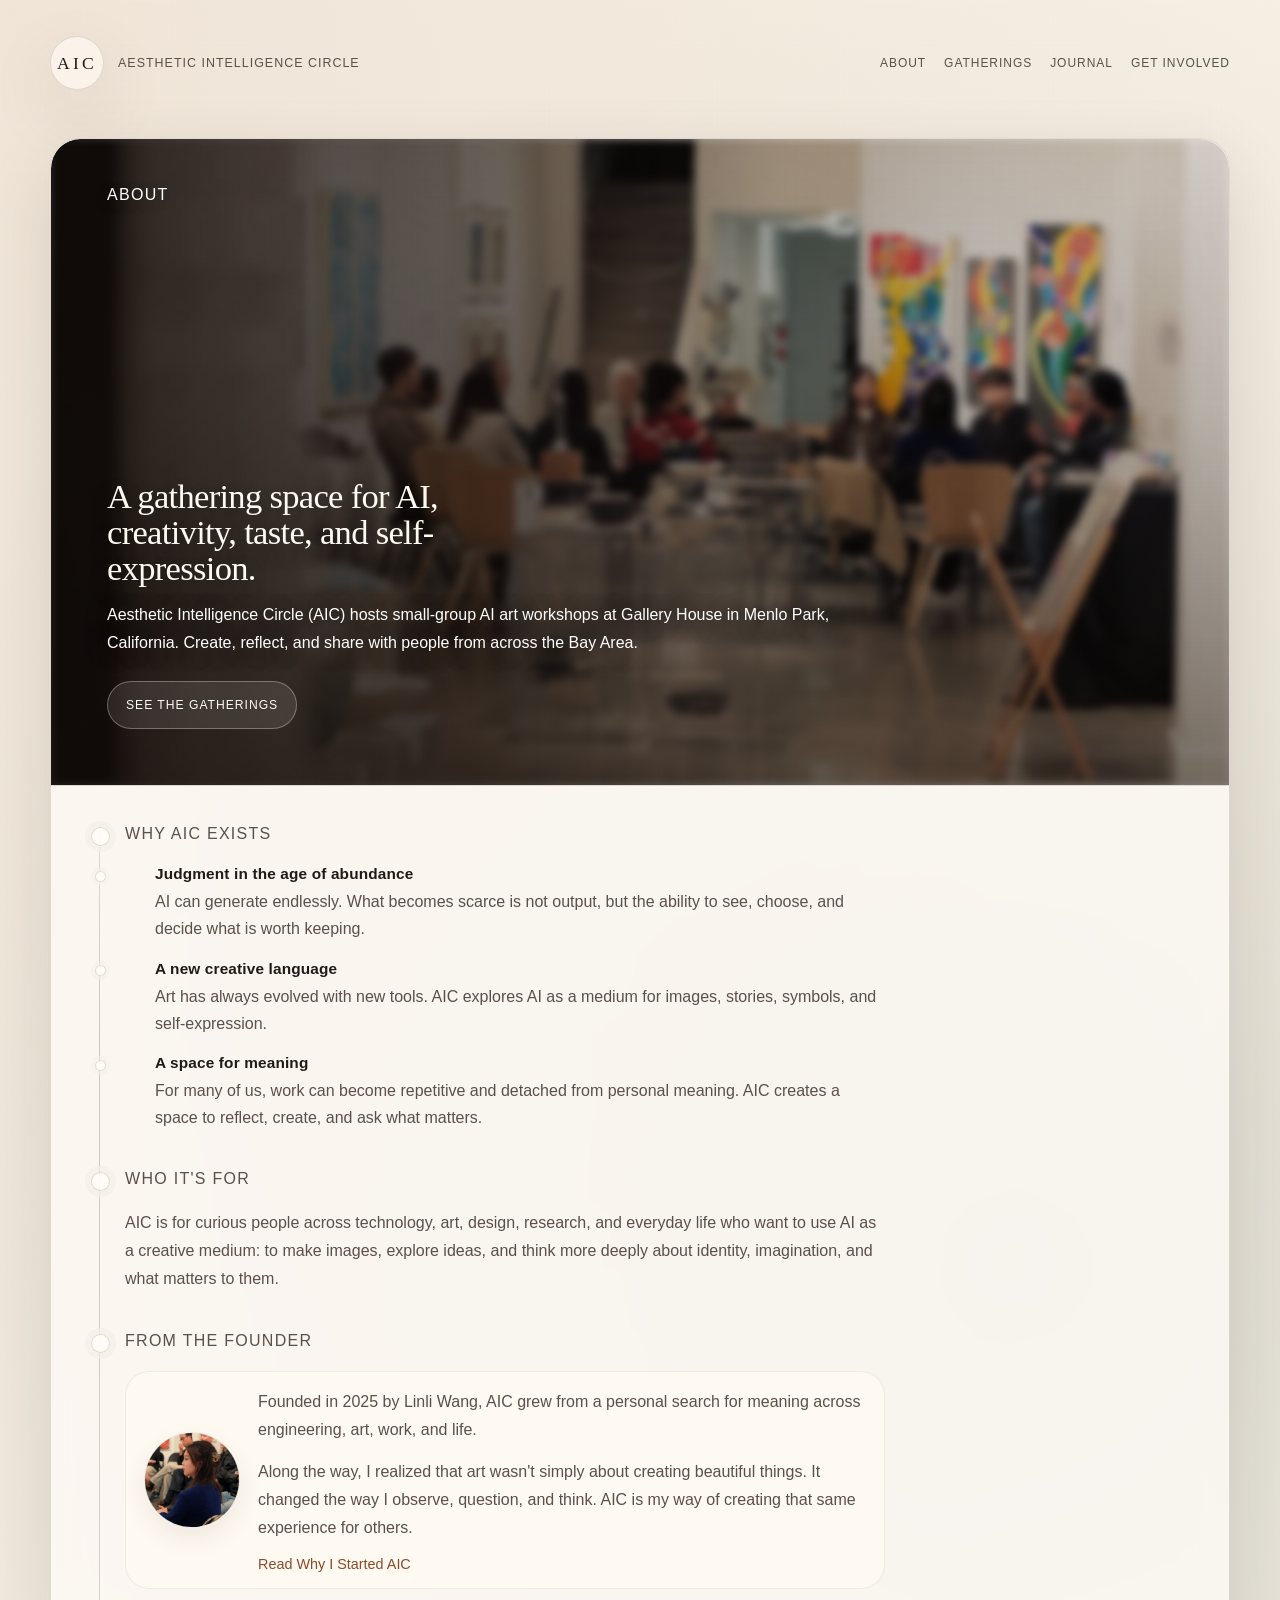
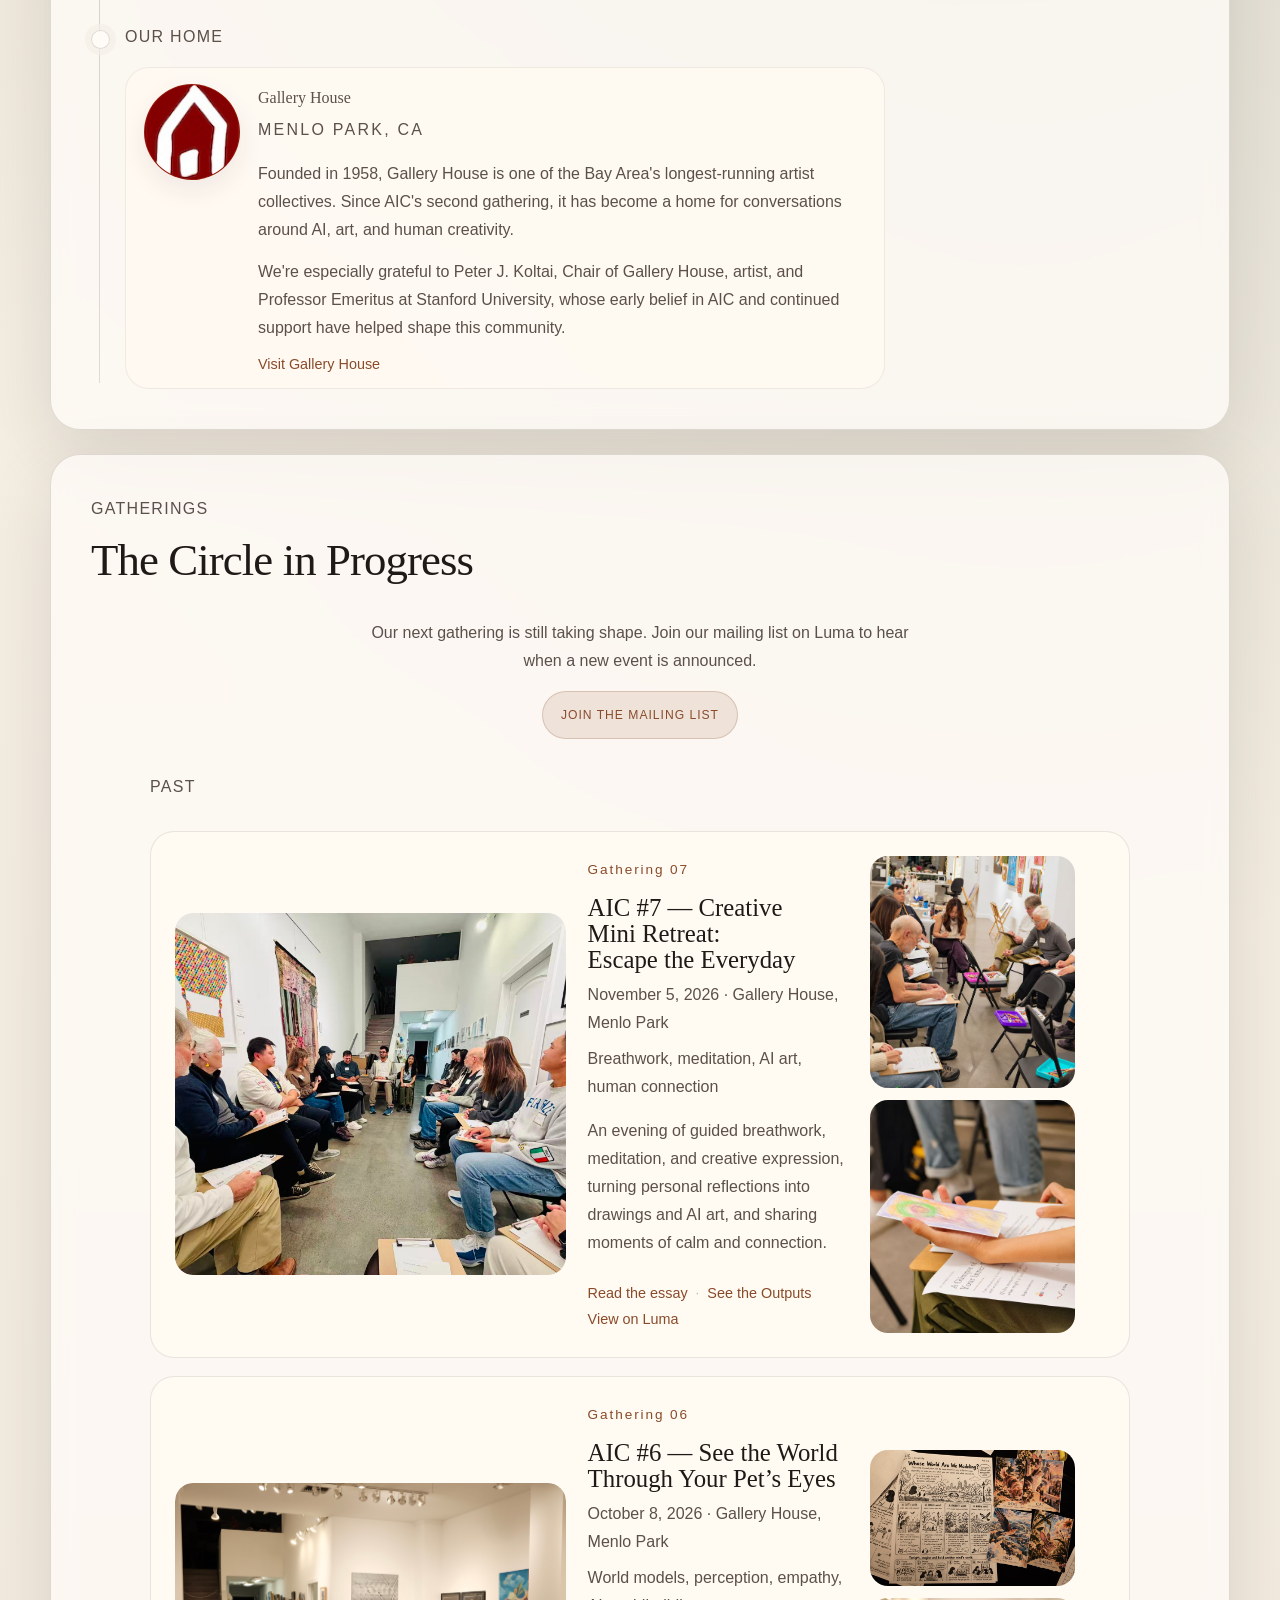
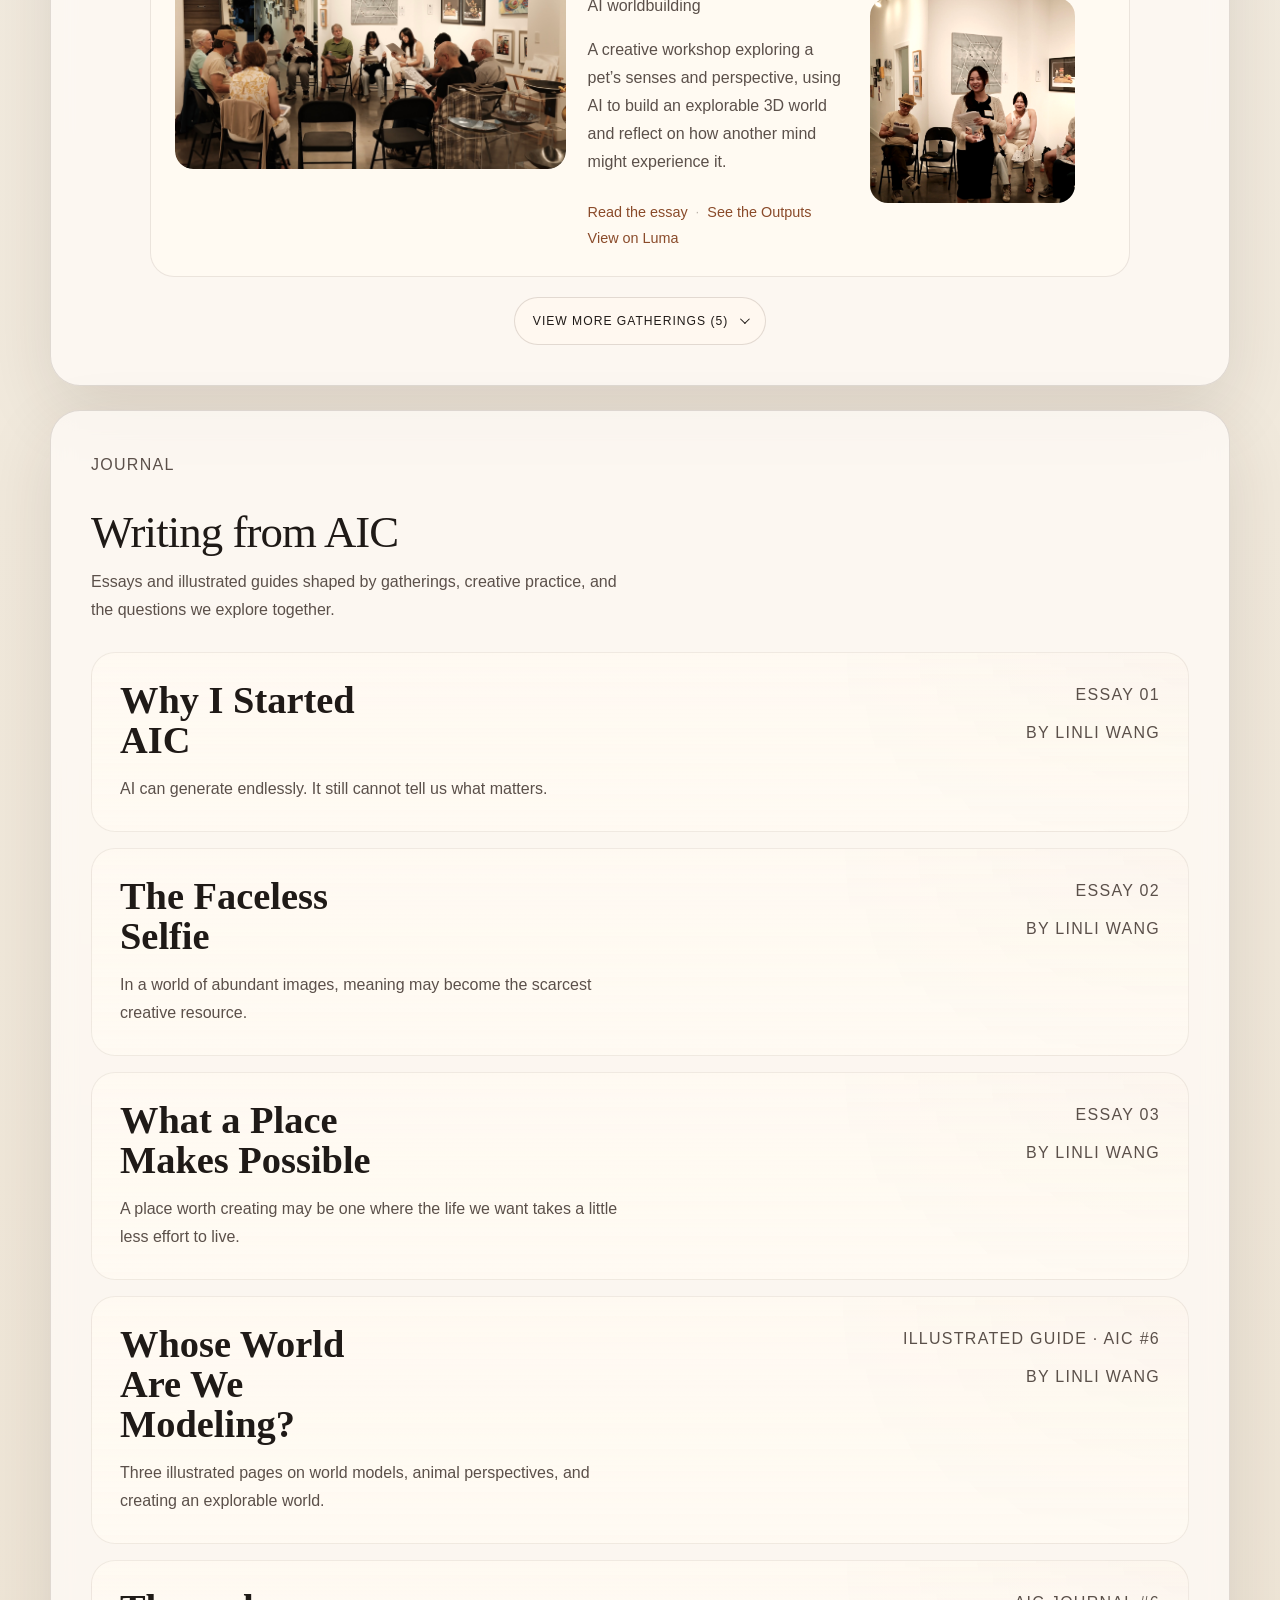
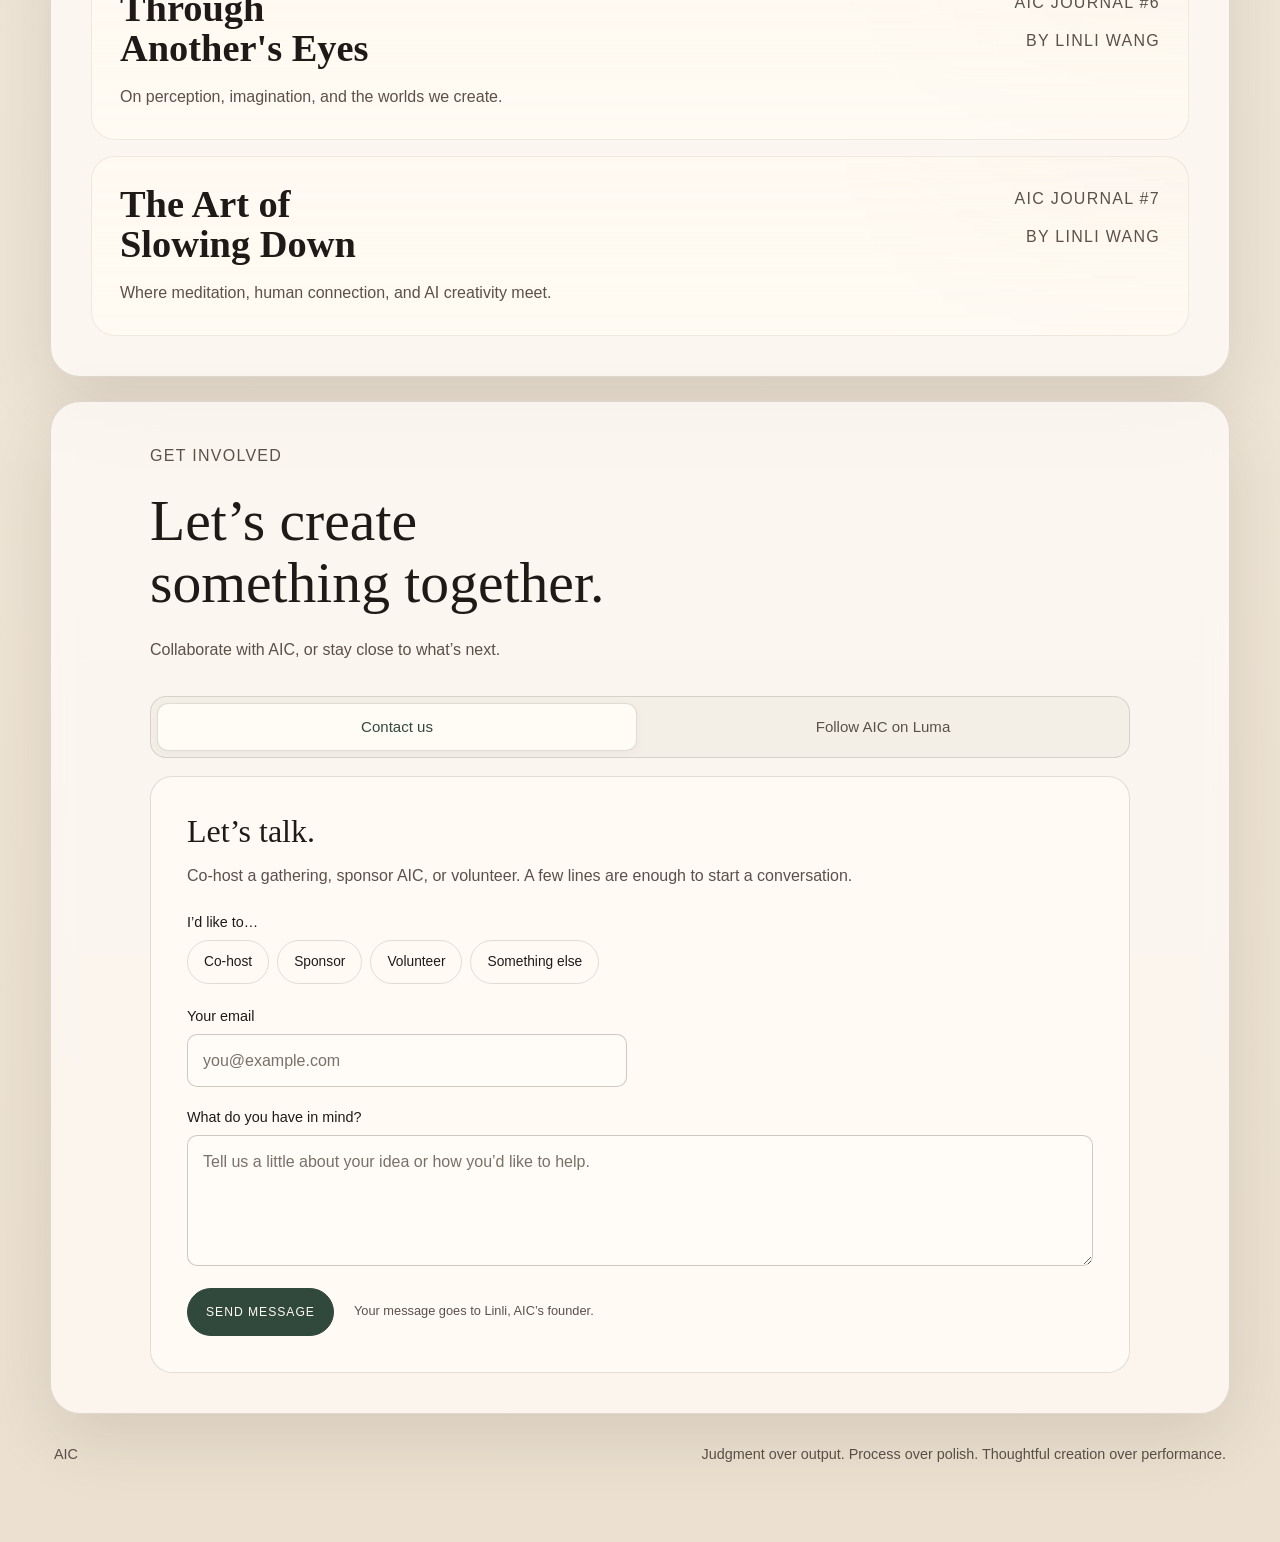
<file: index.html>
<!DOCTYPE html>
<html lang="en">
  <head>
    <meta charset="UTF-8" />
    <meta name="viewport" content="width=device-width, initial-scale=1.0" />
    <title>AIC — AI Art Workshops in Menlo Park &amp; the Bay Area</title>
    <meta
      name="description"
      content="Join Aesthetic Intelligence Circle for small-group AI art workshops in Menlo Park, California. Explore upcoming Bay Area gatherings, participant work, and essays."
    />
    <link rel="stylesheet" href="styles.css?v=66" />
    <link rel="canonical" href="https://aicircle.app/" />
    <meta property="og:site_name" content="Aesthetic Intelligence Circle (AIC)" />
    <meta property="og:type" content="website" />
    <meta property="og:title" content="AIC — AI Art Workshops in Menlo Park &amp; the Bay Area" />
    <meta property="og:description" content="Join Aesthetic Intelligence Circle for small-group AI art workshops in Menlo Park, California. Explore upcoming Bay Area gatherings, participant work, and essays." />
    <meta property="og:url" content="https://aicircle.app/" />
    <meta property="og:image" content="https://aicircle.app/assets/gatherings/02/photo-6.jpg" />
    <meta property="og:image:alt" content="Participants gathered at Gallery House during an AIC workshop." />
    <meta property="og:locale" content="en_US" />
    <meta name="twitter:card" content="summary_large_image" />
    <meta name="twitter:title" content="AIC — AI Art Workshops in Menlo Park &amp; the Bay Area" />
    <meta name="twitter:description" content="Join Aesthetic Intelligence Circle for small-group AI art workshops in Menlo Park, California. Explore upcoming Bay Area gatherings, participant work, and essays." />
    <meta name="twitter:image" content="https://aicircle.app/assets/gatherings/02/photo-6.jpg" />
    <meta name="twitter:image:alt" content="Participants gathered at Gallery House during an AIC workshop." />
    <script type="application/ld+json">
{
  "@context": "https://schema.org",
  "@graph": [
    {
      "@type": "Organization",
      "@id": "https://aicircle.app/#organization",
      "name": "Aesthetic Intelligence Circle",
      "alternateName": "AIC",
      "url": "https://aicircle.app/",
      "description": "A San Francisco Bay Area community exploring AI, art, creativity, and human connection through small-group workshops.",
      "foundingDate": "2025",
      "founder": {
        "@id": "https://aicircle.app/#founder"
      },
      "sameAs": [
        "https://luma.com/aestheticintelligence"
      ]
    },
    {
      "@type": "Person",
      "@id": "https://aicircle.app/#founder",
      "name": "Linli Wang",
      "url": "https://aicircle.app/#founder",
      "image": "https://aicircle.app/assets/founder-linli-wang.jpg"
    },
    {
      "@type": "WebSite",
      "@id": "https://aicircle.app/#website",
      "url": "https://aicircle.app/",
      "name": "Aesthetic Intelligence Circle (AIC)",
      "publisher": {
        "@id": "https://aicircle.app/#organization"
      },
      "inLanguage": "en"
    },
    {
      "@type": "WebPage",
      "@id": "https://aicircle.app/#webpage",
      "url": "https://aicircle.app/",
      "name": "AIC — AI Art Workshops in Menlo Park & the Bay Area",
      "description": "Join Aesthetic Intelligence Circle for small-group AI art workshops in Menlo Park, California. Explore upcoming Bay Area gatherings, participant work, and essays.",
      "isPartOf": {
        "@id": "https://aicircle.app/#website"
      },
      "about": {
        "@id": "https://aicircle.app/#organization"
      },
      "inLanguage": "en"
    }
  ]
}
    </script>
    <noscript><style>.hero, .section { opacity: 1; transform: none; }</style></noscript>
  </head>
  <body>
    <div class="page-shell">
      <header class="site-header">
        <a class="brand" href="#top" aria-label="AIC home">
          <span class="brand-mark">AIC</span>
          <span class="brand-text">Aesthetic Intelligence Circle</span>
        </a>
        <nav class="site-nav" aria-label="Primary navigation">
          <a href="#about">About</a>
          <a href="#gatherings">Gatherings</a>
          <a href="#journal">Journal</a>
          <a href="#connect">Get Involved</a>
        </nav>
      </header>

      <main id="top" class="about-page">
        <section class="section about-card" id="about">
          <div class="about-image">
            <img
              src="assets/gatherings/02/photo-6.jpg"
              alt="Participants gathered together during an AIC session."
            />
            <div class="hero hero-overlay">
              <p class="eyebrow about-kicker">About</p>
              <div class="hero-copy">
                <h1 class="section-lead">A gathering space for AI, creativity, taste, and self-expression.</h1>
                <p class="hero-subtitle">
                  Aesthetic Intelligence Circle (AIC) hosts small-group AI art workshops at Gallery House in Menlo Park, California. Create, reflect, and share with people from across the Bay Area.
                </p>
                <div class="hero-actions">
                  <a class="button button-secondary" href="#gatherings">See the gatherings</a>
                </div>
              </div>
            </div>
          </div>

          <div class="about-section">
            <div class="about-block statement">
              <p class="eyebrow about-subhead">Why AIC Exists</p>
              <div class="why-aic-list">
                <article class="why-aic-item">
                  <h3>Judgment in the age of abundance</h3>
                  <p>
                    AI can generate endlessly. What becomes scarce is not output,
                    but the ability to see, choose, and decide what is worth keeping.
                  </p>
                </article>
                <article class="why-aic-item">
                  <h3>A new creative language</h3>
                  <p>
                    Art has always evolved with new tools. AIC explores AI as a
                    medium for images, stories, symbols, and self-expression.
                  </p>
                </article>
                <article class="why-aic-item">
                  <h3>A space for meaning</h3>
                  <p>
                    For many of us, work can become repetitive and detached from
                    personal meaning. AIC creates a space to reflect, create, and ask
                    what matters.
                  </p>
                </article>
              </div>
            </div>

            <div class="about-block audience">
              <p class="eyebrow about-subhead">Who It's For</p>
              <p class="who-aic-copy">
                AIC is for curious people across technology, art, design,
                research, and everyday life who want to use AI as a creative
                medium: to make images, explore ideas, and think more deeply
                about identity, imagination, and what matters to them.
              </p>
            </div>

            <div class="about-block evolution" id="founder">
              <p class="eyebrow about-subhead">From the Founder</p>
              <div class="founder-note-strip">
                <div class="founder-portrait">
                  <img
                    src="assets/founder-linli-wang.jpg"
                    alt="Linli Wang in conversation during an AIC gathering."
                  />
                </div>
                <div class="founder-note-copy">
                  <p class="who-aic-copy">
                    Founded in 2025 by Linli Wang, AIC grew from a personal search
                    for meaning across engineering, art, work, and life.
                  </p>
                  <p class="who-aic-copy">
                    Along the way, I realized that art wasn't simply about
                    creating beautiful things. It changed the way I observe,
                    question, and think. AIC is my way of creating that same
                    experience for others.
                  </p>
                  <a class="text-link founder-link" href="why-i-started-aic.html">Read Why I Started AIC</a>
                </div>
              </div>
            </div>

            <div class="about-block home">
              <p class="eyebrow about-subhead">Our Home</p>
              <div class="founder-note-strip home-note-strip">
                <div class="founder-portrait home-portrait">
                  <img
                    src="assets/gallery-house-mark.png"
                    alt="Gallery House mark."
                  />
                </div>
                <div class="founder-note-copy">
                  <p class="founder-summary">Gallery House</p>
                  <p class="about-location">Menlo Park, CA</p>
                  <p class="who-aic-copy">
                    Founded in 1958, Gallery House is one of the Bay Area's
                    longest-running artist collectives. Since AIC's second
                    gathering, it has become a home for conversations around AI,
                    art, and human creativity.
                  </p>
                  <p class="who-aic-copy">
                    We're especially grateful to Peter J. Koltai, Chair of
                    Gallery House, artist, and Professor Emeritus at Stanford
                    University, whose early belief in AIC and continued support
                    have helped shape this community.
                  </p>
                  <a class="text-link founder-link" href="https://www.galleryhouse.art/" target="_blank" rel="noreferrer">Visit Gallery House</a>
                </div>
              </div>
            </div>
          </div>
        </section>

        <section class="section gatherings" id="gatherings">
          <div class="gatherings-header">
            <p class="eyebrow">Gatherings</p>
            <h2 class="section-lead">The Circle in Progress</h2>
          </div>
          <div class="gatherings-signup">
            <p class="section-intro gatherings-intro">Our next gathering is still taking shape. Join our mailing list on Luma to hear when a new event is announced.</p>
            <a class="button button-primary" href="https://luma.com/aestheticintelligence" target="_blank" rel="noopener noreferrer">Join the mailing list</a>
          </div>
          <div class="gatherings-archive">
            <div class="gatherings-archive-header">
              <p class="eyebrow">Past</p>
            </div>
            <div class="gatherings-grid">
              <article class="gathering-card">
                <div class="gathering-media">
                  <img
                    src="assets/gatherings/07/photo-circle.jpg"
                    alt="Participants gathered in a circle at Gallery House during the seventh AIC gathering."
                    width="1707"
                    height="1280"
                    loading="lazy"
                  />
                </div>
                <div class="gathering-body">
                  <span class="card-index">Gathering 07</span>
                  <h3 class="gathering-title">AIC #7 — Creative Mini Retreat: Escape the Everyday</h3>
                  <p class="gathering-meta">November 5, 2026 · Gallery House, Menlo Park</p>
                  <p class="gathering-tag">Breathwork, meditation, AI art, human connection</p>
                  <p>
                    An evening of guided breathwork, meditation, and creative
                    expression, turning personal reflections into drawings and
                    AI art, and sharing moments of calm and connection.
                  </p>
                  <div class="gathering-links gathering-links-stack">
                    <div class="gathering-links-secondary">
                      <a class="text-link" href="the-art-of-slowing-down.html">Read the essay</a>
                      <span class="link-divider" aria-hidden="true">·</span>
                      <a class="text-link" href="gathering-07-outputs.html">See the Outputs</a>
                    </div>
                    <div class="gathering-links-secondary">
                      <a class="text-link" href="https://luma.com/senet3fj" target="_blank" rel="noreferrer">View on Luma</a>
                    </div>
                  </div>
                </div>
                <div class="gathering-gallery">
                  <img
                    src="assets/gatherings/07/photo-creating.jpg"
                    alt="Participants drawing and reflecting together at the seventh AIC gathering."
                    width="1086"
                    height="1448"
                    loading="lazy"
                  />
                  <img
                    src="assets/gatherings/07/photo-reflection.jpg"
                    alt="A participant holding a colorful drawing above a reflection worksheet during the creative mini retreat."
                    width="1086"
                    height="1448"
                    loading="lazy"
                  />
                </div>
              </article>
              <article class="gathering-card gathering-card-photo-story">
                <div class="gathering-media">
                  <img
                    src="assets/gatherings/06/photo-circle.jpg"
                    alt="Participants seated together in a large circle at Gallery House during the sixth AIC gathering."
                    width="1600"
                    height="1171"
                    loading="lazy"
                  />
                </div>
                <div class="gathering-body">
                  <span class="card-index">Gathering 06</span>
                  <h3 class="gathering-title">AIC #6 — See the World Through Your Pet’s Eyes</h3>
                  <p class="gathering-meta">October 8, 2026 · Gallery House, Menlo Park</p>
                  <p class="gathering-tag">World models, perception, empathy, AI worldbuilding</p>
                  <p>
                    A creative workshop exploring a pet’s senses and perspective,
                    using AI to build an explorable 3D world and reflect on how
                    another mind might experience it.
                  </p>
                  <div class="gathering-links gathering-links-stack">
                    <div class="gathering-links-secondary">
                      <a class="text-link" href="through-anothers-eyes.html">Read the essay</a>
                      <span class="link-divider" aria-hidden="true">·</span>
                      <a class="text-link" href="gathering-06-outputs.html">See the Outputs</a>
                    </div>
                    <div class="gathering-links-secondary">
                      <a class="text-link" href="https://luma.com/vqh1ro3g" target="_blank" rel="noreferrer">View on Luma</a>
                    </div>
                  </div>
                </div>
                <div class="gathering-gallery">
                  <img
                    class="gathering-materials-photo"
                    src="assets/gatherings/06/photo-workshop-materials.jpg"
                    alt="Whose World Are We Modeling? workshop handout alongside dog, cat, bird, and rabbit perspective cards."
                    width="1600"
                    height="1066"
                    loading="lazy"
                  />
                  <img
                    class="gathering-sharing-photo"
                    src="assets/gatherings/06/photo-sharing.jpg"
                    alt="A speaker smiling and sharing with participants seated in a circle at the sixth AIC gathering."
                    width="1600"
                    height="1066"
                    loading="lazy"
                  />
                </div>
              </article>
            </div>
            <details class="gatherings-more">
              <summary class="button button-secondary gatherings-more-toggle">
                <span class="gatherings-more-label">View more gatherings (5)</span>
                <span class="gatherings-less-label">View fewer gatherings</span>
                <span class="gatherings-more-icon" aria-hidden="true"></span>
              </summary>
              <div class="gatherings-grid">
                <article class="gathering-card">
                  <div class="gathering-media">
                    <img
                      src="assets/gatherings/05/photo-1.jpg"
                      alt="Participants sharing ideas in a circle at Gallery House during the fifth AIC gathering."
                      loading="lazy"
                    />
                  </div>
                  <div class="gathering-body">
                    <span class="card-index">Gathering 05</span>
                    <h3 class="gathering-title">AIC #5 — Design a Place You Wish Existed</h3>
                    <p class="gathering-meta">September 10, 2026 · Gallery House, Menlo Park</p>
                    <p class="gathering-tag">Imagination, space, feeling, AI worldbuilding</p>
                    <p>
                      A creative workshop about imagining a room, refuge, public
                      space, or environment you wish existed, bringing it to life
                      with AI, and sharing the story behind it.
                    </p>
                    <div class="gathering-links gathering-links-stack">
                      <div class="gathering-links-secondary">
                        <a class="text-link" href="what-a-place-makes-possible.html">Read the essay</a>
                        <span class="link-divider" aria-hidden="true">·</span>
                        <a class="text-link" href="gathering-05-outputs.html">See the Outputs</a>
                      </div>
                      <div class="gathering-links-secondary">
                        <a class="text-link" href="https://luma.com/jvc34lbb" target="_blank" rel="noreferrer">View on Luma</a>
                      </div>
                    </div>
                  </div>
                  <div class="gathering-gallery">
                    <img
                      src="assets/gatherings/05/photo-2.jpg"
                      alt="A participant showing an AI-created world on her phone during the fifth AIC gathering."
                      loading="lazy"
                    />
                    <img
                      src="assets/gatherings/05/photo-3.jpg"
                      alt="Participants chatting and sharing a moment together at the fifth AIC gathering."
                      loading="lazy"
                    />
                  </div>
                </article>
                <article class="gathering-card">
                  <div class="gathering-media">
                    <img
                      src="assets/gatherings/04/photo-1.jpg"
                      alt="Participants seated in a circle during the fourth AIC gathering at Gallery House."
                    />
                  </div>
                  <div class="gathering-body">
                    <span class="card-index">Gathering 04</span>
                    <h3 class="gathering-title">AIC #4 — The Faceless Selfie</h3>
                    <p class="gathering-meta">June 25, 2026 · Gallery House, Menlo Park</p>
                    <p class="gathering-tag">Experiment: identity, symbols, AI co-creation</p>
                    <p>
                      A small-group workshop exploring self-portraiture beyond the face,
                      using AI, writing, and conversation to translate memory, objects,
                      and inner life into image.
                    </p>
                    <div class="gathering-links gathering-links-stack">
                      <div class="gathering-links-secondary">
                        <a class="text-link" href="the-faceless-selfie.html">Read the essay</a>
                        <span class="link-divider" aria-hidden="true">·</span>
                        <a class="text-link" href="gathering-04.html">See the Outputs</a>
                      </div>
                      <div class="gathering-links-secondary">
                        <a class="text-link" href="https://luma.com/c19gr5u1" target="_blank" rel="noreferrer">View on Luma</a>
                      </div>
                    </div>
                  </div>
                  <div class="gathering-gallery">
                    <img
                      src="assets/gatherings/04/photo-2.jpg"
                      alt="Worksheets and prompts prepared for the fourth AIC gathering."
                    />
                    <img
                      src="assets/gatherings/04/photo-3.jpg"
                      alt="A participant sharing her faceless selfie during the fourth AIC gathering."
                    />
                  </div>
                </article>
                <article class="gathering-card">
                  <div class="gathering-media">
                    <img
                      loading="lazy"
                      src="assets/gatherings/03/photo-3.JPG"
                      alt="Participants reflecting during the third AIC gathering workshop."
                    />
                  </div>
                  <div class="gathering-body">
                    <span class="card-index">Gathering 03</span>
                    <h3 class="gathering-title">AIC #3 — Designing an Outfit with AI</h3>
                    <p class="gathering-meta">January 22, 2026 · Gallery House</p>
                    <p class="gathering-tag">Shift: hands-on, structured, judgment in practice</p>
                    <p>
                      A hands-on experiment using fashion design to explore taste,
                      decision-making, and AI as a thinking partner.
                    </p>
                    <div class="gathering-links">
                      <a class="text-link" href="https://luma.com/vs1ia5cr" target="_blank" rel="noreferrer">View on Luma</a>
                    </div>
                  </div>
                  <div class="gathering-gallery">
                    <img
                      loading="lazy"
                      src="assets/gatherings/03/photo-1.JPG"
                      alt="Reference materials laid out for the third AIC gathering."
                    />
                    <img
                      loading="lazy"
                      src="assets/gatherings/03/photo-4.JPG"
                      alt="Participants sketching and thinking during the third AIC gathering."
                    />
                  </div>
                </article>
                <article class="gathering-card">
                  <div class="gathering-media">
                    <img
                      loading="lazy"
                      src="assets/gatherings/02/photo-2.jpg"
                      alt="Participants seated in discussion inside Gallery House during AIC's second gathering."
                    />
                  </div>
                  <div class="gathering-body">
                    <span class="card-index">Gathering 02</span>
                    <h3 class="gathering-title">Aesthetic Intelligence Circle #2 — The Art of Taste and Creation</h3>
                    <p class="gathering-meta">November 13, 2025 · Gallery House, Menlo Park</p>
                    <p class="gathering-tag">Iteration: salon, dialogue, taste as intelligence</p>
                    <p>
                      An intimate evening around taste, creativity, and computation,
                      exploring how aesthetic intuition shapes art, AI, and design.
                    </p>
                    <div class="gathering-links">
                      <a class="text-link" href="https://luma.com/2gbnkqd2" target="_blank" rel="noreferrer">View on Luma</a>
                    </div>
                  </div>
                  <div class="gathering-gallery">
                    <img
                      loading="lazy"
                      src="assets/gatherings/02/photo-5.jpg"
                      alt="Group portrait from the second AIC gathering at Gallery House."
                    />
                    <img
                      loading="lazy"
                      src="assets/gatherings/02/photo-4.jpg"
                      alt="Participants talking in the gallery during the second AIC gathering."
                    />
                  </div>
                </article>
                <article class="gathering-card">
                  <div class="gathering-media">
                    <img
                      loading="lazy"
                      src="assets/gatherings/01/photo-2.jpg"
                      alt="Participants sitting in a circle by the water during AIC's first gathering."
                    />
                  </div>
                  <div class="gathering-body">
                    <span class="card-index">Gathering 01</span>
                    <h3 class="gathering-title">Aesthetic Intelligence Circle</h3>
                    <p class="gathering-meta">October 12, 2025 · Shoreline Lake, Mountain View</p>
                    <p class="gathering-tag">Origin: outdoors, reflective, conversation-led</p>
                    <p>
                      A calm Sunday morning gathering exploring beauty, perception, and
                      what it means to design beautifully in an age of AI.
                    </p>
                    <div class="gathering-links">
                      <a class="text-link" href="https://luma.com/8c1wc601" target="_blank" rel="noreferrer">View on Luma</a>
                    </div>
                  </div>
                  <div class="gathering-gallery">
                    <img
                      loading="lazy"
                      src="assets/gatherings/01/photo-1.jpg"
                      alt="Picnic setup by the lake for the first AIC gathering."
                    />
                    <img
                      loading="lazy"
                      src="assets/gatherings/01/photo-3.JPG"
                      alt="A participant by the water during the first AIC gathering."
                    />
                  </div>
                </article>
              </div>
            </details>
          </div>
        </section>

        <section class="section journal" id="journal">
          <div class="section-heading">
            <p class="eyebrow">Journal</p>
            <h2 class="section-lead">Writing from AIC</h2>
            <p class="section-intro">
              Essays and illustrated guides shaped by gatherings, creative practice, and the questions we explore together.
            </p>
          </div>

          <div class="journal-list">
            <article class="journal-entry-preview">
              <div class="journal-entry-main">
                <h3><a class="journal-entry-link" href="why-i-started-aic.html">Why I Started AIC</a></h3>
                <p class="journal-entry-hook">
                  AI can generate endlessly. It still cannot tell us what matters.
                </p>
              </div>
              <div class="journal-entry-side">
                <p class="journal-entry-kicker">Essay 01</p>
                <p class="journal-entry-author">By Linli Wang</p>
              </div>
            </article>
            <article class="journal-entry-preview">
              <div class="journal-entry-main">
                <h3><a class="journal-entry-link" href="the-faceless-selfie.html">The Faceless Selfie</a></h3>
                <p class="journal-entry-hook">
                  In a world of abundant images, meaning may become the scarcest creative resource.
                </p>
              </div>
              <div class="journal-entry-side">
                <p class="journal-entry-kicker">Essay 02</p>
                <p class="journal-entry-author">By Linli Wang</p>
              </div>
            </article>
            <article class="journal-entry-preview">
              <div class="journal-entry-main">
                <h3><a class="journal-entry-link" href="what-a-place-makes-possible.html">What a Place Makes Possible</a></h3>
                <p class="journal-entry-hook">
                  A place worth creating may be one where the life we want takes a little less effort to live.
                </p>
              </div>
              <div class="journal-entry-side">
                <p class="journal-entry-kicker">Essay 03</p>
                <p class="journal-entry-author">By Linli Wang</p>
              </div>
            </article>
            <article class="journal-entry-preview">
              <div class="journal-entry-main">
                <h3><a class="journal-entry-link" href="whose-world-are-we-modeling.html">Whose World Are We Modeling?</a></h3>
                <p class="journal-entry-hook">Three illustrated pages on world models, animal perspectives, and creating an explorable world.</p>
              </div>
              <div class="journal-entry-side">
                <p class="journal-entry-kicker">Illustrated Guide · AIC #6</p>
                <p class="journal-entry-author">By Linli Wang</p>
              </div>
            </article>
            <article class="journal-entry-preview">
              <div class="journal-entry-main">
                <h3><a class="journal-entry-link" href="through-anothers-eyes.html">Through Another's Eyes</a></h3>
                <p class="journal-entry-hook">On perception, imagination, and the worlds we create.</p>
              </div>
              <div class="journal-entry-side">
                <p class="journal-entry-kicker">AIC Journal #6</p>
                <p class="journal-entry-author">By Linli Wang</p>
              </div>
            </article>
            <article class="journal-entry-preview">
              <div class="journal-entry-main">
                <h3><a class="journal-entry-link" href="the-art-of-slowing-down.html">The Art of Slowing Down</a></h3>
                <p class="journal-entry-hook">Where meditation, human connection, and AI creativity meet.</p>
              </div>
              <div class="journal-entry-side">
                <p class="journal-entry-kicker">AIC Journal #7</p>
                <p class="journal-entry-author">By Linli Wang</p>
              </div>
            </article>
          </div>
        </section>

        <section class="section connect" id="connect" aria-labelledby="connect-title">
          <div class="connect-content">
            <p class="eyebrow">Get Involved</p>
            <h2 id="connect-title">Let’s create something together.</h2>
            <p class="connect-intro">Collaborate with AIC, or stay close to what’s next.</p>

            <div class="connect-tabs" role="tablist" aria-label="Connect with AIC">
              <button class="connect-tab" id="contact-tab" type="button" role="tab" aria-selected="true" aria-controls="contact-panel" tabindex="0">Contact us</button>
              <button class="connect-tab" id="luma-tab" type="button" role="tab" aria-selected="false" aria-controls="luma-panel" tabindex="-1">Follow AIC on Luma</button>
            </div>

            <div class="contact-panel" id="contact-panel" role="tabpanel" aria-labelledby="contact-tab">
              <div id="contact-compose">
                <h3 id="contact-title" tabindex="-1">Let’s talk.</h3>
                <p class="contact-intro">Co-host a gathering, sponsor AIC, or volunteer. A few lines are enough to start a conversation.</p>
                <!-- FormSubmit activation verified by an accepted delivery test. -->
                <form id="contact-form" data-endpoint="https://formsubmit.co/ajax/mollywangg6@gmail.com" data-verified="true" aria-labelledby="contact-title">
                  <fieldset class="contact-intents">
                    <legend>I’d like to…</legend>
                    <div class="contact-intent-options">
                      <label><input type="radio" name="intent" value="cohost" required /><span>Co-host</span></label>
                      <label><input type="radio" name="intent" value="sponsor" /><span>Sponsor</span></label>
                      <label><input type="radio" name="intent" value="volunteer" /><span>Volunteer</span></label>
                      <label><input type="radio" name="intent" value="other" /><span>Something else</span></label>
                    </div>
                  </fieldset>
                  <div class="contact-field">
                    <label for="contact-email">Your email</label>
                    <input id="contact-email" name="email" type="email" autocomplete="email" placeholder="you@example.com" maxlength="254" required />
                  </div>
                  <div class="contact-field">
                    <label id="contact-message-label" for="contact-message">What do you have in mind?</label>
                    <textarea id="contact-message" name="message" rows="4" maxlength="3000" placeholder="Tell us a little about your idea or how you’d like to help." required></textarea>
                  </div>
                  <div class="contact-honeypot" aria-hidden="true" inert>
                    <label for="contact-website">Leave this field empty</label>
                    <input id="contact-website" name="_honey" type="text" tabindex="-1" autocomplete="off" />
                  </div>
                  <div class="contact-send-row">
                    <button class="button contact-send" type="submit" disabled>Send message</button>
                    <p>Your message goes to Linli, AIC’s founder.</p>
                  </div>
                  <p class="contact-status" id="contact-status" role="status" aria-live="polite"></p>
                  <noscript><p>Please enable JavaScript to use this contact form.</p></noscript>
                </form>
              </div>
              <div class="contact-success" id="contact-success" hidden>
                <span class="contact-success-mark" aria-hidden="true">✓</span>
                <h3 id="contact-success-title" tabindex="-1">Thanks for reaching out.</h3>
                <p>Your message has been submitted to Linli. If there’s a fit for an upcoming gathering, she’ll follow up by email.</p>
                <button class="connect-other" id="contact-start-over" type="button">Send another message</button>
              </div>
            </div>

            <div class="contact-panel connect-luma" id="luma-panel" role="tabpanel" aria-labelledby="luma-tab" hidden>
              <h3>Stay in the loop.</h3>
              <p>Just want to join a gathering? Follow AIC on Luma for upcoming events and community updates.</p>
              <a class="button button-primary" href="https://luma.com/aestheticintelligence" target="_blank" rel="noreferrer">Follow AIC on Luma</a>
            </div>
          </div>
        </section>
      </main>

      <footer class="site-footer">
        <p>AIC</p>
        <p>Judgment over output. Process over polish. Thoughtful creation over performance.</p>
      </footer>
    </div>

    <script src="script.js?v=5"></script>
    <script src="contact.js?v=8"></script>
  </body>
</html>
</file>
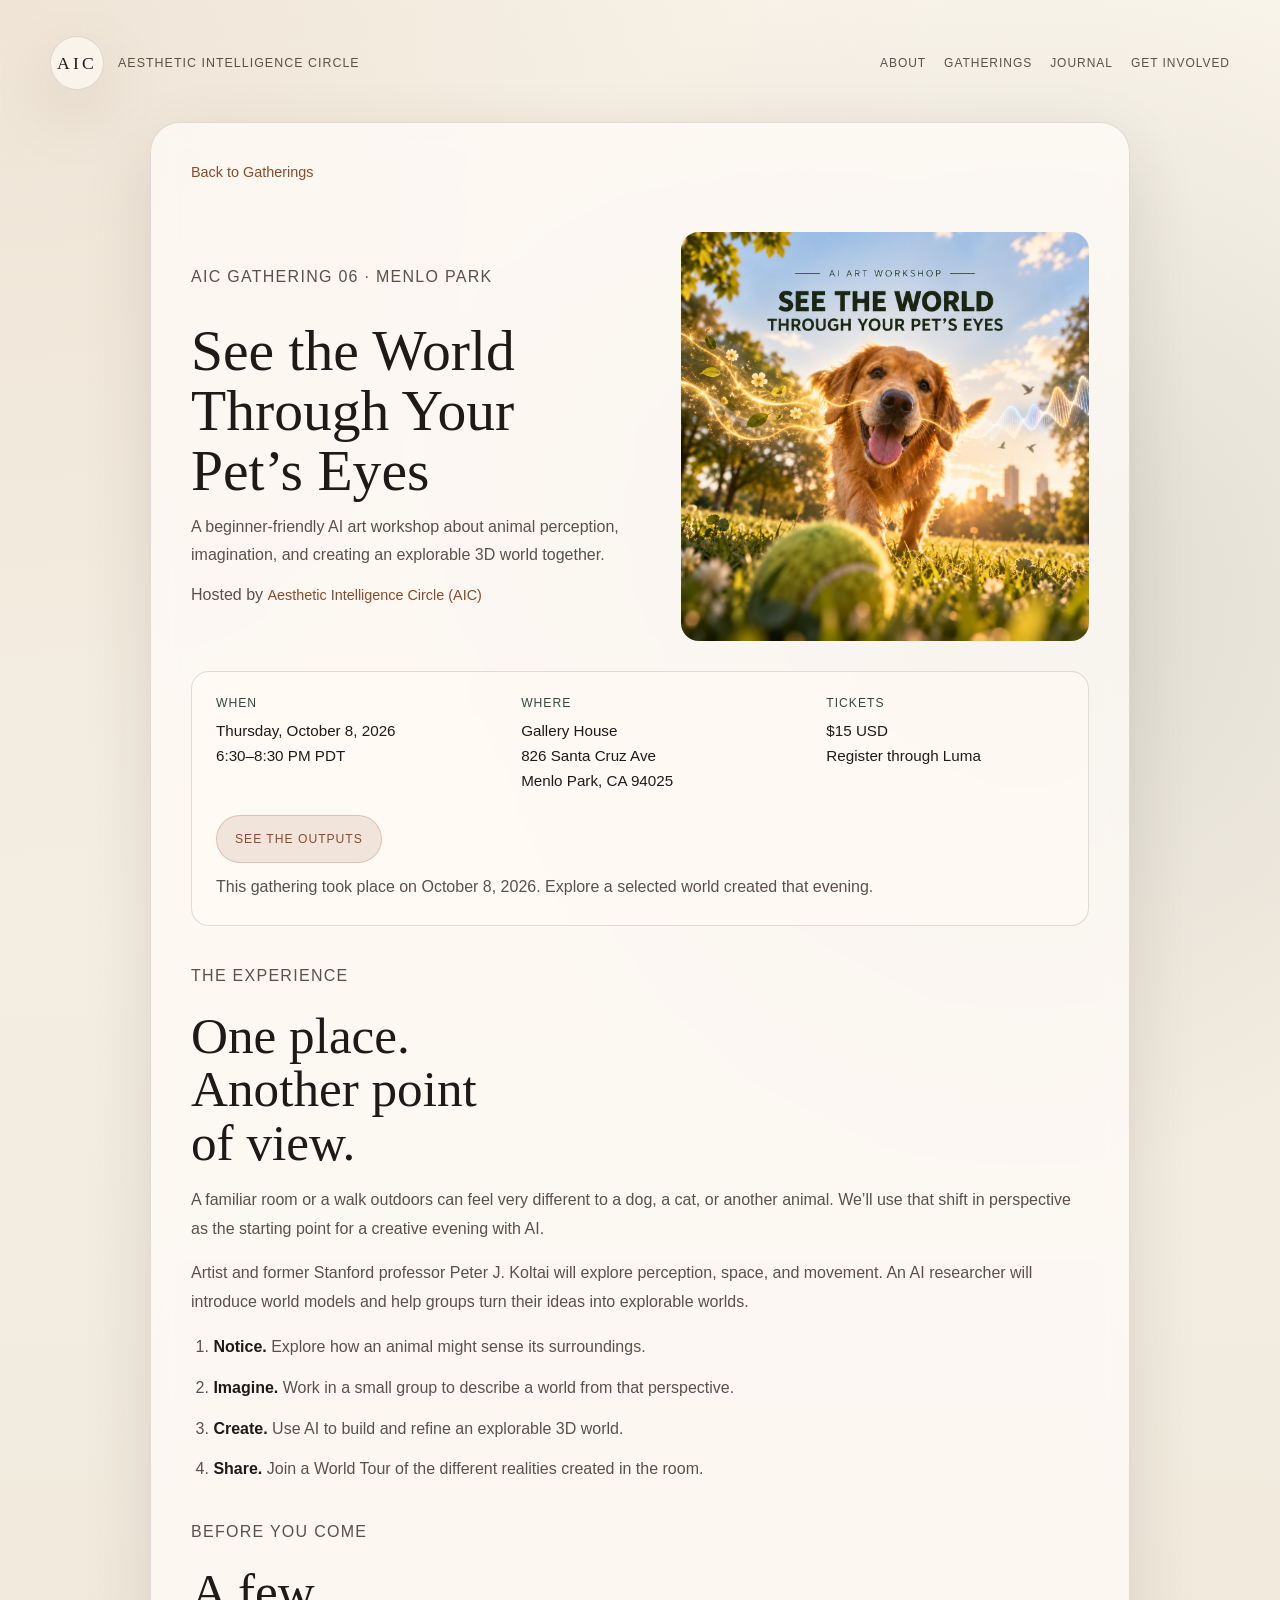
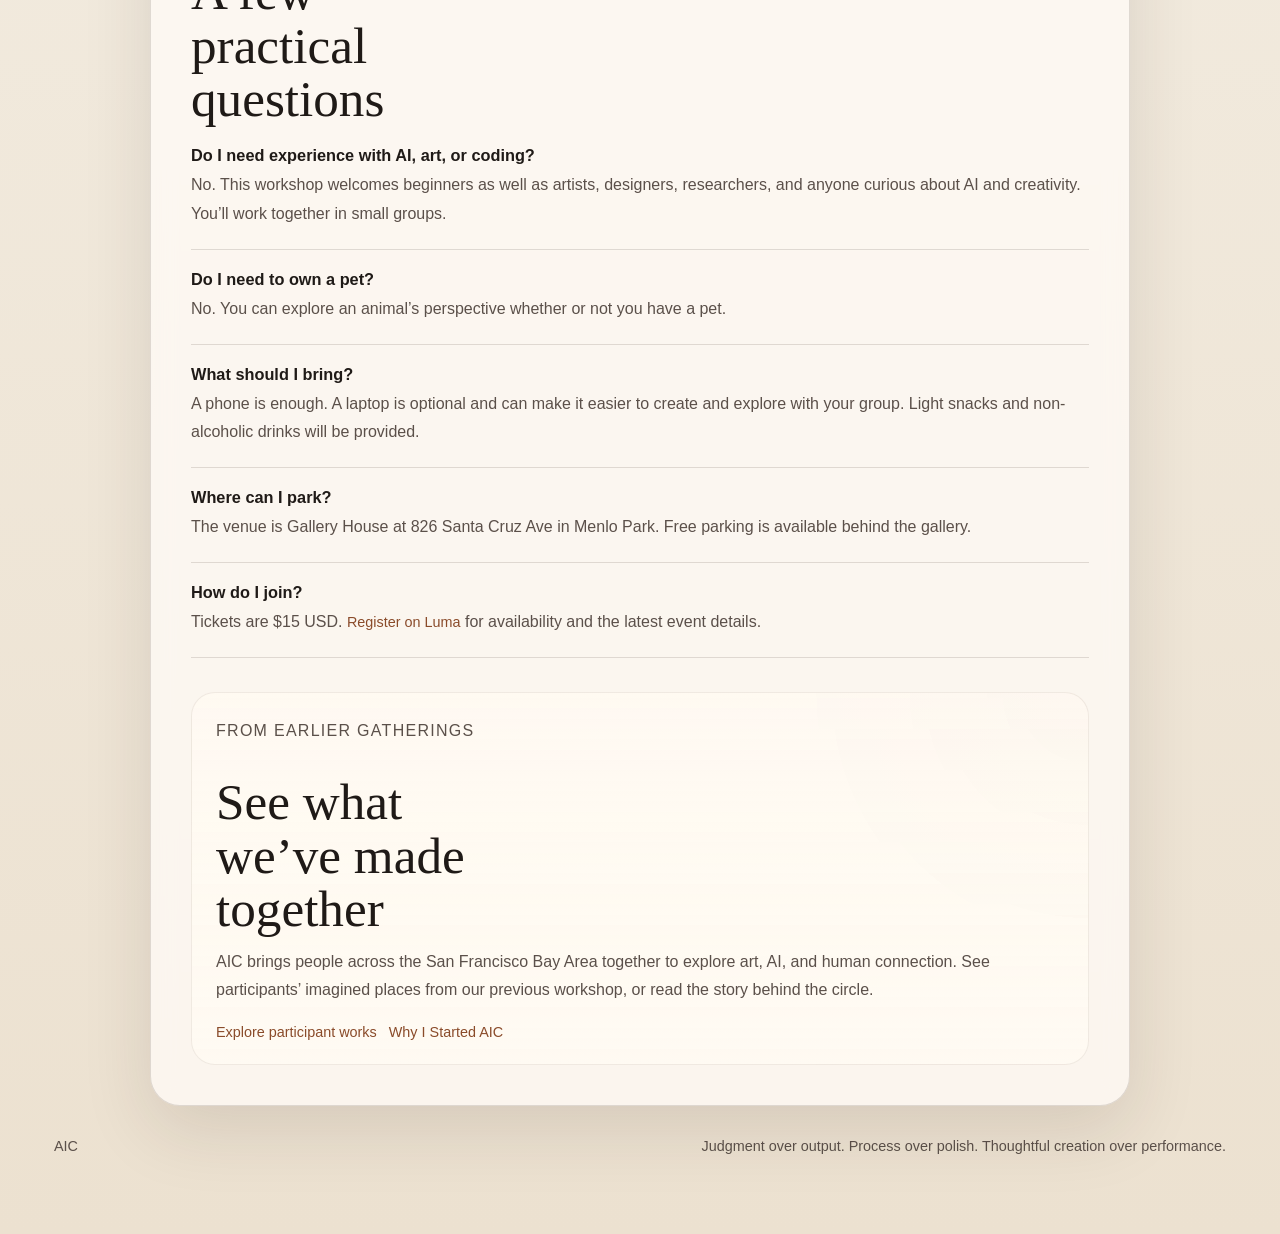
<file: ai-art-workshop-pets-eyes.html>
<!DOCTYPE html>
<html lang="en">
  <head>
    <meta charset="UTF-8" />
    <meta name="viewport" content="width=device-width, initial-scale=1.0" />
    <title>AI Art Workshop in Menlo Park: Your Pet’s Eyes | AIC</title>
    <meta name="description" content="Explore animal perception and create an AI-generated 3D world at Gallery House, Menlo Park, on October 8, 2026. Beginner-friendly; tickets $15." />
    <link rel="stylesheet" href="styles.css?v=64" />
    <link rel="canonical" href="https://aicircle.app/ai-art-workshop-pets-eyes.html" />
    <meta property="og:site_name" content="Aesthetic Intelligence Circle (AIC)" />
    <meta property="og:type" content="website" />
    <meta property="og:title" content="AI Art Workshop in Menlo Park: Your Pet’s Eyes | AIC" />
    <meta property="og:description" content="Explore animal perception and create an AI-generated 3D world at Gallery House, Menlo Park, on October 8, 2026. Beginner-friendly; tickets $15." />
    <meta property="og:url" content="https://aicircle.app/ai-art-workshop-pets-eyes.html" />
    <meta property="og:image" content="https://aicircle.app/assets/gatherings/06/cover-pet-eyes.png" />
    <meta property="og:image:alt" content="See the World Through Your Pet’s Eyes workshop poster." />
    <meta property="og:locale" content="en_US" />
    <meta name="twitter:card" content="summary_large_image" />
    <meta name="twitter:title" content="AI Art Workshop in Menlo Park: Your Pet’s Eyes | AIC" />
    <meta name="twitter:description" content="Explore animal perception and create an AI-generated 3D world at Gallery House, Menlo Park, on October 8, 2026. Beginner-friendly; tickets $15." />
    <meta name="twitter:image" content="https://aicircle.app/assets/gatherings/06/cover-pet-eyes.png" />
    <meta name="twitter:image:alt" content="See the World Through Your Pet’s Eyes workshop poster." />
    <script type="application/ld+json">
{
  "@context": "https://schema.org",
  "@graph": [
    {
      "@type": "Organization",
      "@id": "https://aicircle.app/#organization",
      "name": "Aesthetic Intelligence Circle",
      "alternateName": "AIC",
      "url": "https://aicircle.app/",
      "description": "A San Francisco Bay Area community exploring AI, art, creativity, and human connection through small-group workshops.",
      "foundingDate": "2025",
      "founder": {
        "@id": "https://aicircle.app/#founder"
      },
      "sameAs": [
        "https://luma.com/aestheticintelligence"
      ]
    },
    {
      "@type": "Person",
      "@id": "https://aicircle.app/#founder",
      "name": "Linli Wang",
      "url": "https://aicircle.app/#founder",
      "image": "https://aicircle.app/assets/founder-linli-wang.jpg"
    },
    {
      "@type": "WebSite",
      "@id": "https://aicircle.app/#website",
      "url": "https://aicircle.app/",
      "name": "Aesthetic Intelligence Circle (AIC)",
      "publisher": {
        "@id": "https://aicircle.app/#organization"
      },
      "inLanguage": "en"
    },
    {
      "@type": "Event",
      "@id": "https://aicircle.app/ai-art-workshop-pets-eyes.html#event",
      "name": "AI Art Workshop: See the World Through Your Pet’s Eyes",
      "description": "Explore animal perception and create an AI-generated 3D world at Gallery House, Menlo Park, on October 8, 2026. Beginner-friendly; tickets $15.",
      "url": "https://aicircle.app/ai-art-workshop-pets-eyes.html",
      "image": [
        "https://aicircle.app/assets/gatherings/06/cover-pet-eyes.png"
      ],
      "startDate": "2026-10-08T18:30:00-07:00",
      "endDate": "2026-10-08T20:30:00-07:00",
      "eventStatus": "https://schema.org/EventScheduled",
      "eventAttendanceMode": "https://schema.org/OfflineEventAttendanceMode",
      "location": {
        "@type": "Place",
        "name": "Gallery House",
        "address": {
          "@type": "PostalAddress",
          "streetAddress": "826 Santa Cruz Ave",
          "addressLocality": "Menlo Park",
          "addressRegion": "CA",
          "postalCode": "94025",
          "addressCountry": "US"
        }
      },
      "organizer": {
        "@id": "https://aicircle.app/#organization"
      },
      "offers": {
        "@type": "Offer",
        "url": "https://luma.com/vqh1ro3g",
        "price": "15.00",
        "priceCurrency": "USD"
      }
    },
    {
      "@type": "WebPage",
      "@id": "https://aicircle.app/ai-art-workshop-pets-eyes.html#webpage",
      "url": "https://aicircle.app/ai-art-workshop-pets-eyes.html",
      "name": "AI Art Workshop in Menlo Park: Your Pet’s Eyes | AIC",
      "description": "Explore animal perception and create an AI-generated 3D world at Gallery House, Menlo Park, on October 8, 2026. Beginner-friendly; tickets $15.",
      "isPartOf": {
        "@id": "https://aicircle.app/#website"
      },
      "about": {
        "@id": "https://aicircle.app/#organization"
      },
      "inLanguage": "en",
      "mainEntity": {
        "@id": "https://aicircle.app/ai-art-workshop-pets-eyes.html#event"
      }
    }
  ]
}
    </script>
    <noscript><style>.hero, .section { opacity: 1; transform: none; }</style></noscript>
  </head>
  <body>
    <div class="page-shell">
      <header class="site-header">
        <a class="brand" href="/" aria-label="AIC home">
          <span class="brand-mark">AIC</span>
          <span class="brand-text">Aesthetic Intelligence Circle</span>
        </a>
        <nav class="site-nav" aria-label="Primary navigation">
          <a href="/#about">About</a>
          <a href="/#gatherings">Gatherings</a>
          <a href="/#journal">Journal</a>
          <a href="/#connect">Get Involved</a>
        </nav>
      </header>

      <main class="gathering-detail-page">
        <article class="section gathering-detail workshop-page">
          <a class="text-link essay-back" href="/#gatherings">Back to Gatherings</a>
          <div class="workshop-hero">
            <header class="gathering-detail-header">
              <p class="eyebrow">AIC Gathering 06 · Menlo Park</p>
              <h1>See the World Through Your Pet’s Eyes</h1>
              <p class="gathering-detail-intro">A beginner-friendly AI art workshop about animal perception, imagination, and creating an explorable 3D world together.</p>
              <p class="workshop-host">Hosted by <a class="text-link" href="/#about">Aesthetic Intelligence Circle (AIC)</a></p>
            </header>
            <img class="workshop-cover" src="assets/gatherings/06/cover-pet-eyes.png" width="1254" height="1254" alt="See the World Through Your Pet’s Eyes AI art workshop poster featuring a golden retriever in a sunlit park." fetchpriority="high" />
          </div>
          <section class="workshop-booking" aria-label="Event details and registration">
            <dl class="workshop-facts">
              <div><dt>When</dt><dd><time datetime="2026-10-08T18:30:00-07:00">Thursday, October 8, 2026</time><br />6:30–8:30 PM PDT</dd></div>
              <div><dt>Where</dt><dd>Gallery House<br />826 Santa Cruz Ave<br />Menlo Park, CA 94025</dd></div>
              <div><dt>Tickets</dt><dd>$15 USD<br />Register through Luma</dd></div>
            </dl>
            <a class="button button-primary" href="gathering-06-outputs.html">See the Outputs</a>
            <p class="workshop-ticket-note">This gathering took place on October 8, 2026. Explore a selected world created that evening.</p>
          </section>
          <section class="gathering-detail-section workshop-copy" aria-labelledby="experience">
            <p class="eyebrow">The experience</p>
            <h2 class="gathering-detail-title" id="experience">One place. Another point of view.</h2>
            <p>A familiar room or a walk outdoors can feel very different to a dog, a cat, or another animal. We’ll use that shift in perspective as the starting point for a creative evening with AI.</p>
            <p>Artist and former Stanford professor Peter J. Koltai will explore perception, space, and movement. An AI researcher will introduce world models and help groups turn their ideas into explorable worlds.</p>
            <ol class="workshop-steps">
              <li><strong>Notice.</strong> Explore how an animal might sense its surroundings.</li>
              <li><strong>Imagine.</strong> Work in a small group to describe a world from that perspective.</li>
              <li><strong>Create.</strong> Use AI to build and refine an explorable 3D world.</li>
              <li><strong>Share.</strong> Join a World Tour of the different realities created in the room.</li>
            </ol>
          </section>
          <section class="gathering-detail-section workshop-copy" aria-labelledby="questions">
            <p class="eyebrow">Before you come</p>
            <h2 class="gathering-detail-title" id="questions">A few practical questions</h2>
            <div class="workshop-faq">
              <div><h3>Do I need experience with AI, art, or coding?</h3><p>No. This workshop welcomes beginners as well as artists, designers, researchers, and anyone curious about AI and creativity. You’ll work together in small groups.</p></div>
              <div><h3>Do I need to own a pet?</h3><p>No. You can explore an animal’s perspective whether or not you have a pet.</p></div>
              <div><h3>What should I bring?</h3><p>A phone is enough. A laptop is optional and can make it easier to create and explore with your group. Light snacks and non-alcoholic drinks will be provided.</p></div>
              <div><h3>Where can I park?</h3><p>The venue is Gallery House at 826 Santa Cruz Ave in Menlo Park. Free parking is available behind the gallery.</p></div>
              <div><h3>How do I join?</h3><p>Tickets are $15 USD. <a class="text-link" href="https://luma.com/vqh1ro3g" target="_blank" rel="noreferrer">Register on Luma</a> for availability and the latest event details.</p></div>
            </div>
          </section>
          <section class="gathering-detail-section">
            <div class="related-reading-card">
              <p class="eyebrow">From earlier gatherings</p>
              <h2 class="gathering-detail-title">See what we’ve made together</h2>
              <p>AIC brings people across the San Francisco Bay Area together to explore art, AI, and human connection. See participants’ imagined places from our previous workshop, or read the story behind the circle.</p>
              <div class="gathering-detail-actions"><a class="text-link" href="gathering-05-outputs.html">Explore participant works</a><a class="text-link" href="why-i-started-aic.html">Why I Started AIC</a></div>
            </div>
          </section>
        </article>
      </main>

      <footer class="site-footer">
        <p>AIC</p>
        <p>Judgment over output. Process over polish. Thoughtful creation over performance.</p>
      </footer>
    </div>

    <script src="script.js?v=5"></script>
  </body>
</html>
</file>
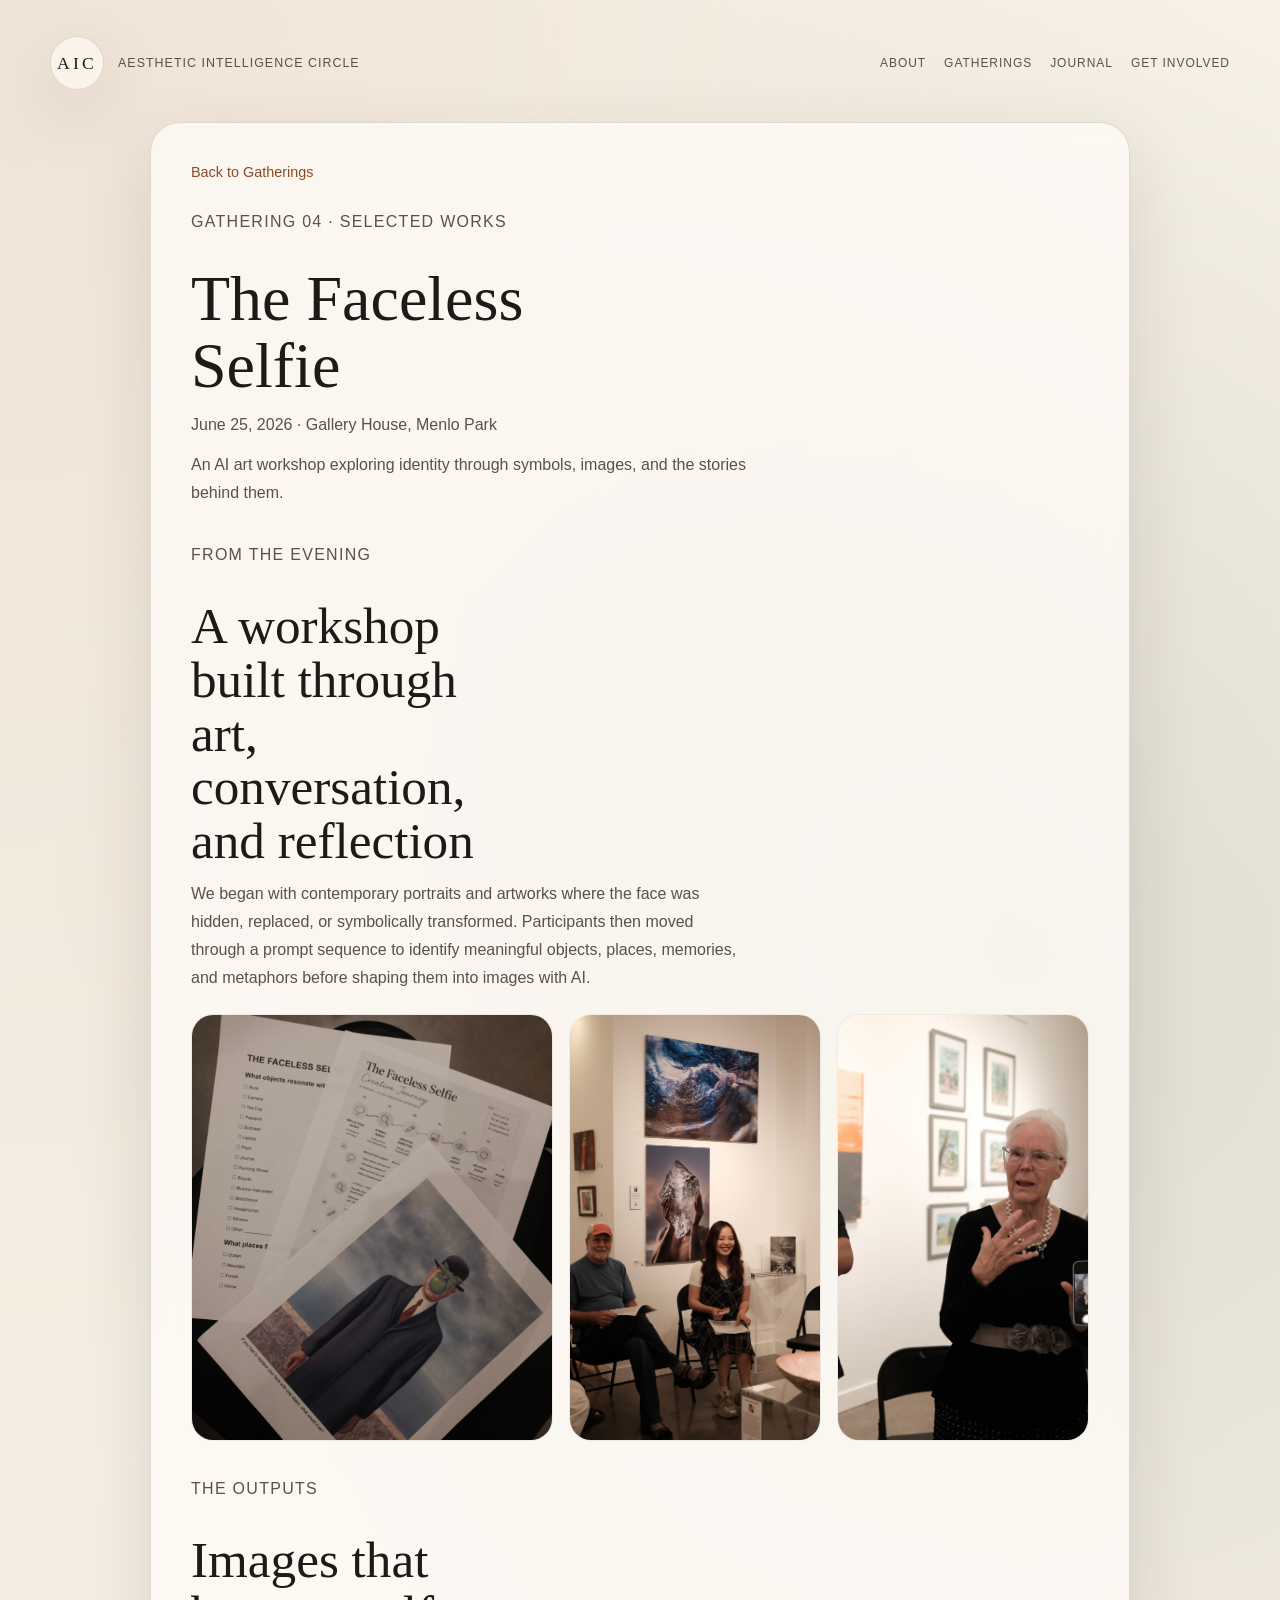
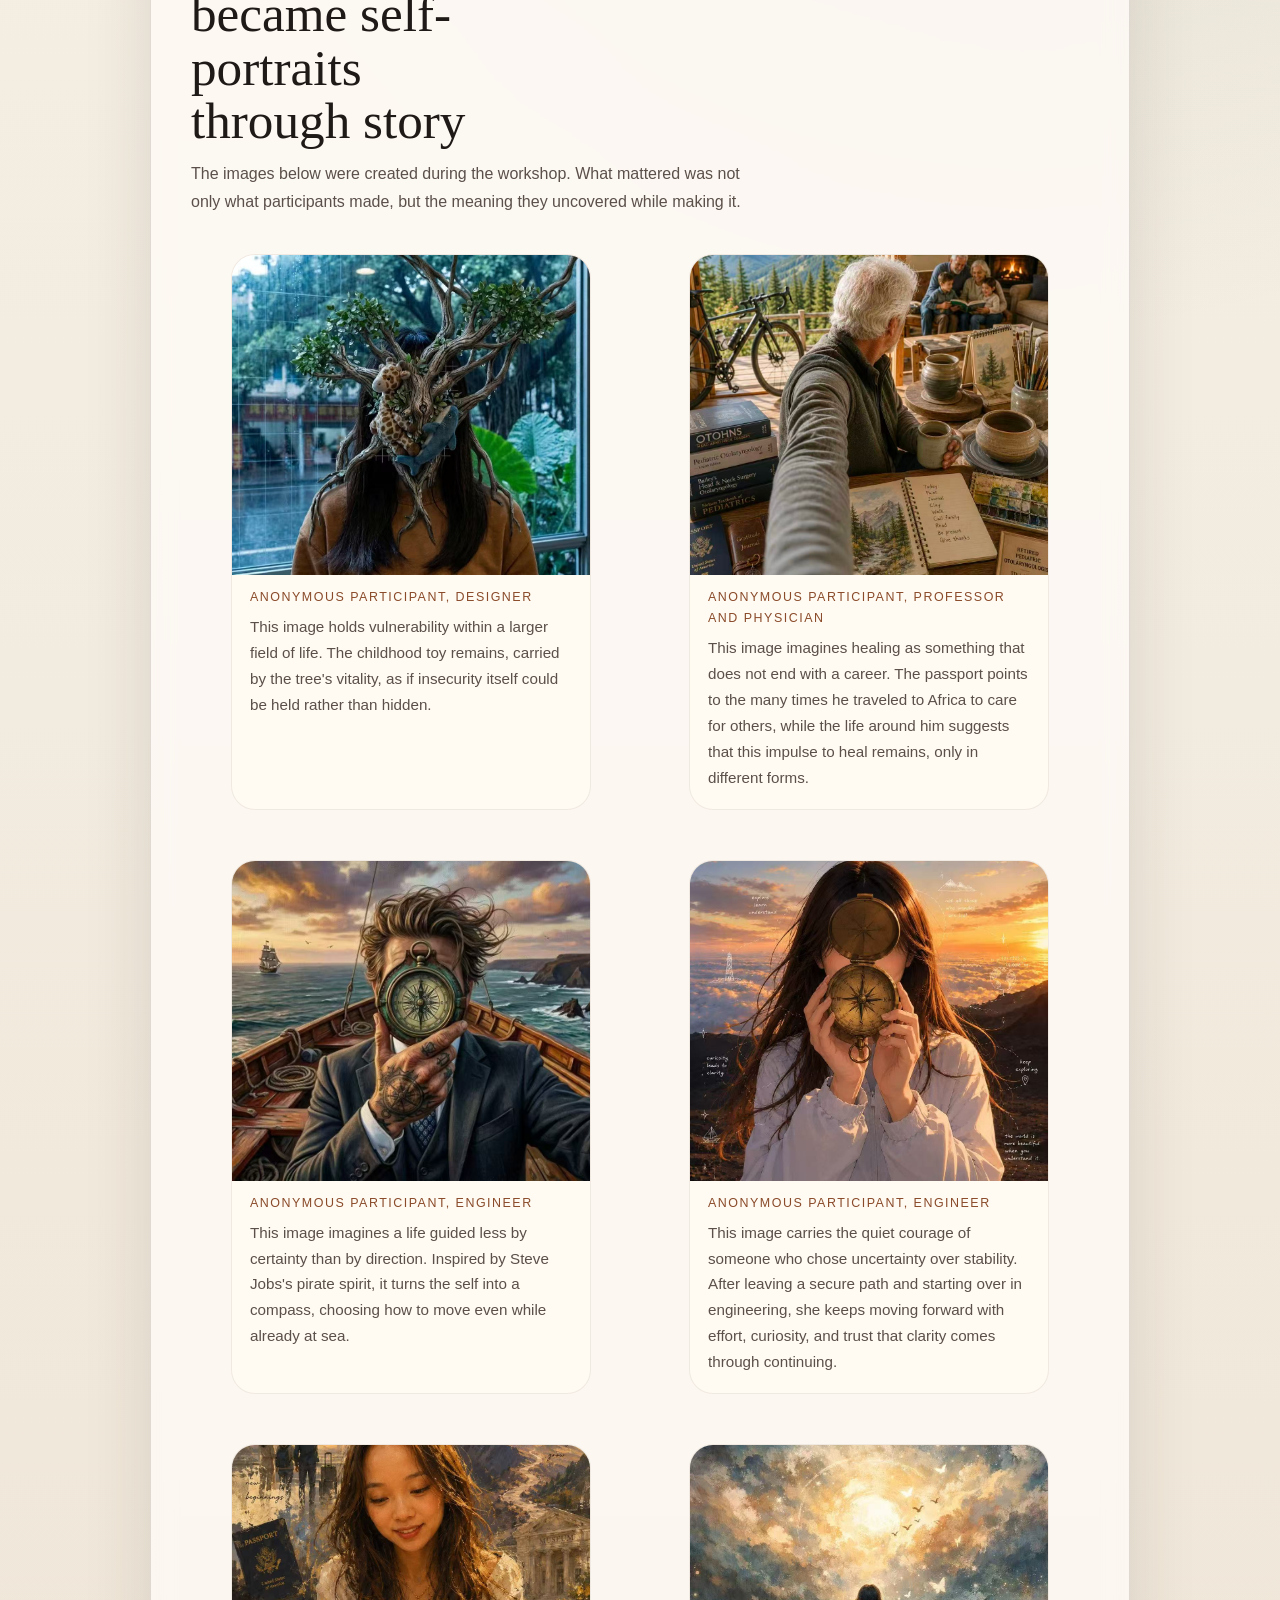
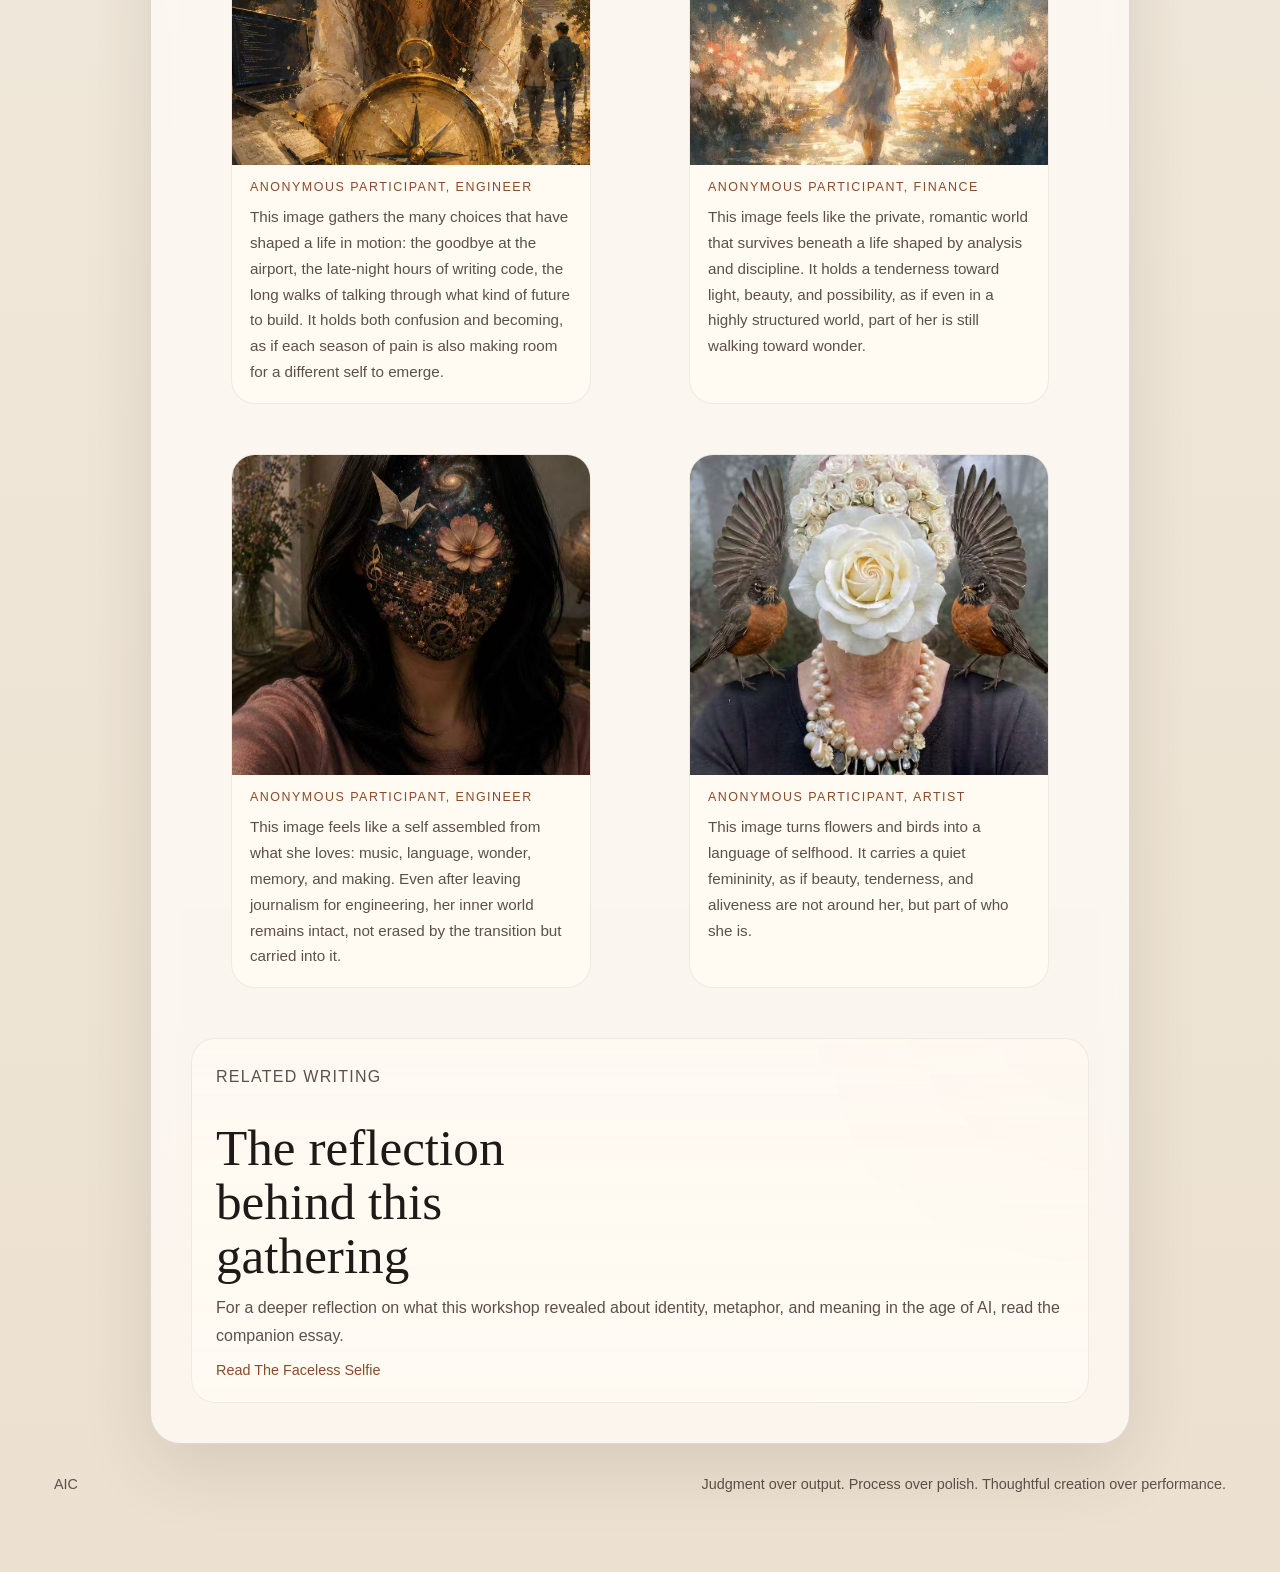
<file: gathering-04.html>
<!DOCTYPE html>
<html lang="en">
  <head>
    <meta charset="UTF-8" />
    <meta name="viewport" content="width=device-width, initial-scale=1.0" />
    <title>AIC #4 — The Faceless Selfie | AIC</title>
    <meta
      name="description"
      content="An archive page for AIC #4, The Faceless Selfie, with workshop context, participant visuals, and related writing."
    />
    <link rel="stylesheet" href="styles.css?v=59" />
    <link rel="canonical" href="https://aicircle.app/gathering-04.html" />
    <meta property="og:site_name" content="Aesthetic Intelligence Circle (AIC)" />
    <meta property="og:type" content="website" />
    <meta property="og:title" content="AIC #4 — The Faceless Selfie | AIC" />
    <meta property="og:description" content="An archive page for AIC #4, The Faceless Selfie, with workshop context, participant visuals, and related writing." />
    <meta property="og:url" content="https://aicircle.app/gathering-04.html" />
    <meta property="og:image" content="https://aicircle.app/assets/gatherings/04/photo-1.jpg" />
    <meta property="og:image:alt" content="Participants at AIC Gathering 04 in Menlo Park." />
    <meta property="og:locale" content="en_US" />
    <meta name="twitter:card" content="summary_large_image" />
    <meta name="twitter:title" content="AIC #4 — The Faceless Selfie | AIC" />
    <meta name="twitter:description" content="An archive page for AIC #4, The Faceless Selfie, with workshop context, participant visuals, and related writing." />
    <meta name="twitter:image" content="https://aicircle.app/assets/gatherings/04/photo-1.jpg" />
    <meta name="twitter:image:alt" content="Participants at AIC Gathering 04 in Menlo Park." />
    <script type="application/ld+json">
{
  "@context": "https://schema.org",
  "@graph": [
    {
      "@type": "Organization",
      "@id": "https://aicircle.app/#organization",
      "name": "Aesthetic Intelligence Circle",
      "alternateName": "AIC",
      "url": "https://aicircle.app/",
      "description": "A San Francisco Bay Area community exploring AI, art, creativity, and human connection through small-group workshops.",
      "foundingDate": "2025",
      "founder": {
        "@id": "https://aicircle.app/#founder"
      },
      "sameAs": [
        "https://luma.com/aestheticintelligence"
      ]
    },
    {
      "@type": "Person",
      "@id": "https://aicircle.app/#founder",
      "name": "Linli Wang",
      "url": "https://aicircle.app/#founder",
      "image": "https://aicircle.app/assets/founder-linli-wang.jpg"
    },
    {
      "@type": "WebSite",
      "@id": "https://aicircle.app/#website",
      "url": "https://aicircle.app/",
      "name": "Aesthetic Intelligence Circle (AIC)",
      "publisher": {
        "@id": "https://aicircle.app/#organization"
      },
      "inLanguage": "en"
    },
    {
      "@type": "WebPage",
      "@id": "https://aicircle.app/gathering-04.html#webpage",
      "url": "https://aicircle.app/gathering-04.html",
      "name": "AIC #4 — The Faceless Selfie | AIC",
      "description": "An archive page for AIC #4, The Faceless Selfie, with workshop context, participant visuals, and related writing.",
      "isPartOf": {
        "@id": "https://aicircle.app/#website"
      },
      "about": {
        "@id": "https://aicircle.app/#organization"
      },
      "inLanguage": "en"
    }
  ]
}
    </script>
    <noscript><style>.hero, .section { opacity: 1; transform: none; }</style></noscript>
  </head>
  <body>
    <div class="page-shell">
      <header class="site-header">
        <a class="brand" href="/" aria-label="AIC home">
          <span class="brand-mark">AIC</span>
          <span class="brand-text">Aesthetic Intelligence Circle</span>
        </a>
        <nav class="site-nav" aria-label="Primary navigation">
          <a href="/#about">About</a>
          <a href="/#gatherings">Gatherings</a>
          <a href="/#journal">Journal</a>
          <a href="/#connect">Get Involved</a>
        </nav>
      </header>

      <main class="gathering-detail-page">
        <article class="section gathering-detail">
          <a class="text-link essay-back" href="/#gatherings">Back to Gatherings</a>

          <header class="gathering-detail-header">
            <p class="eyebrow">Gathering 04 · Selected Works</p>
            <h1>The Faceless Selfie</h1>
            <p class="gathering-detail-meta">June 25, 2026 · Gallery House, Menlo Park</p>
            <p class="gathering-detail-intro">An AI art workshop exploring identity through symbols, images, and the stories behind them.</p>
          </header>

          <section class="gathering-detail-section">
            <div class="section-heading gathering-detail-heading">
              <p class="eyebrow">From the Evening</p>
              <h2 class="gathering-detail-title">A workshop built through art, conversation, and reflection</h2>
              <p class="section-intro">
                We began with contemporary portraits and artworks where the face was hidden,
                replaced, or symbolically transformed. Participants then moved through a
                prompt sequence to identify meaningful objects, places, memories, and metaphors
                before shaping them into images with AI.
              </p>
            </div>

            <div class="detail-photo-grid">
              <figure class="detail-photo-card detail-photo-card-wide">
                <img
                  src="assets/gatherings/04/photo-2.jpg"
                  alt="Worksheets and prompts prepared for The Faceless Selfie workshop."
                />
              </figure>
              <figure class="detail-photo-card">
                <img
                  src="assets/gatherings/04/photo-1.jpg"
                  alt="Participants seated in a circle during AIC #4 at Gallery House."
                />
              </figure>
              <figure class="detail-photo-card">
                <img
                  src="assets/gatherings/04/photo-3.jpg"
                  alt="A participant sharing her faceless selfie during AIC #4."
                />
              </figure>
            </div>
          </section>

          <section class="gathering-detail-section">
            <div class="section-heading gathering-detail-heading">
              <p class="eyebrow">The Outputs</p>
              <h2 class="gathering-detail-title">Images that became self-portraits through story</h2>
              <p class="section-intro">
                The images below were created during the workshop. What mattered was not only
                what participants made, but the meaning they uncovered while making it.
              </p>
            </div>

            <div class="gallery-grid">
              <figure class="gallery-card">
                <img
                  src="assets/visuals/participant-designer-tree.jpg"
                  alt="An AI-generated image of a figure partially obscured by a tree, with childhood toys held within the branches."
                />
                <figcaption>
                  <span class="gallery-label">Anonymous participant, Designer</span>
                  This image holds vulnerability within a larger field of life. The childhood toy remains, carried by the tree's vitality, as if insecurity itself could be held rather than hidden.
                </figcaption>
              </figure>
              <figure class="gallery-card">
                <img
                  src="assets/visuals/participant-professor-healing.jpg"
                  alt="An AI-generated image of a retired professor and physician surrounded by signs of lifelong care, family, travel, and artistic practice."
                />
                <figcaption>
                  <span class="gallery-label">Anonymous participant, Professor and Physician</span>
                  This image imagines healing as something that does not end with a career. The passport points to the many times he traveled to Africa to care for others, while the life around him suggests that this impulse to heal remains, only in different forms.
                </figcaption>
              </figure>
              <figure class="gallery-card">
                <img
                  src="assets/visuals/participant-engineer-compass.jpg"
                  alt="An AI-generated image of an engineer at sea holding a compass over his face, with cliffs and a distant ship behind him."
                />
                <figcaption>
                  <span class="gallery-label">Anonymous participant, Engineer</span>
                  This image imagines a life guided less by certainty than by direction. Inspired by Steve Jobs's pirate spirit, it turns the self into a compass, choosing how to move even while already at sea.
                </figcaption>
              </figure>
              <figure class="gallery-card">
                <img
                  src="assets/visuals/participant-engineer-new-path.jpg"
                  alt="An AI-generated image of an engineer holding a compass toward the horizon, surrounded by notes about curiosity, learning, and continuing forward."
                />
                <figcaption>
                  <span class="gallery-label">Anonymous participant, Engineer</span>
                  This image carries the quiet courage of someone who chose uncertainty over stability. After leaving a secure path and starting over in engineering, she keeps moving forward with effort, curiosity, and trust that clarity comes through continuing.
                </figcaption>
              </figure>
              <figure class="gallery-card">
                <img
                  src="assets/visuals/participant-engineer-choices.jpg"
                  alt="An AI-generated image of an engineer surrounded by scenes of departure, reflection, code, and walking beside a partner, with a compass in the foreground."
                />
                <figcaption>
                  <span class="gallery-label">Anonymous participant, Engineer</span>
                  This image gathers the many choices that have shaped a life in motion: the goodbye at the airport, the late-night hours of writing code, the long walks of talking through what kind of future to build. It holds both confusion and becoming, as if each season of pain is also making room for a different self to emerge.
                </figcaption>
              </figure>
              <figure class="gallery-card">
                <img
                  src="assets/visuals/participant-finance-wonder.jpg"
                  alt="An AI-generated portrait of a participant whose face is filled with flowers, stars, music, and paper forms, suggesting an inner world of beauty and wonder."
                />
                <figcaption>
                  <span class="gallery-label">Anonymous participant, Finance</span>
                  This image feels like the private, romantic world that survives beneath a life shaped by analysis and discipline. It holds a tenderness toward light, beauty, and possibility, as if even in a highly structured world, part of her is still walking toward wonder.
                </figcaption>
              </figure>
              <figure class="gallery-card">
                <img
                  src="assets/visuals/participant-engineer-journalism-inner-world.jpg"
                  alt="An AI-generated portrait of an engineer whose face is composed of flowers, music, paper, and stars, suggesting the inner world she carries with her."
                />
                <figcaption>
                  <span class="gallery-label">Anonymous participant, Engineer</span>
                  This image feels like a self assembled from what she loves: music, language, wonder, memory, and making. Even after leaving journalism for engineering, her inner world remains intact, not erased by the transition but carried into it.
                </figcaption>
              </figure>
              <figure class="gallery-card">
                <img
                  src="assets/visuals/participant-artist-flowers-birds.jpg"
                  alt="An AI-generated portrait of an artist with a large white flower obscuring the face, surrounded by roses and birds."
                />
                <figcaption>
                  <span class="gallery-label">Anonymous participant, Artist</span>
                  This image turns flowers and birds into a language of selfhood. It carries a quiet femininity, as if beauty, tenderness, and aliveness are not around her, but part of who she is.
                </figcaption>
              </figure>
            </div>
          </section>

          <section class="gathering-detail-section">
            <div class="related-reading-card">
              <p class="eyebrow">Related Writing</p>
              <h2 class="gathering-detail-title">The reflection behind this gathering</h2>
              <p>
                For a deeper reflection on what this workshop revealed about identity,
                metaphor, and meaning in the age of AI, read the companion essay.
              </p>
              <a class="text-link" href="the-faceless-selfie.html">Read The Faceless Selfie</a>
            </div>
          </section>
        </article>
      </main>

      <footer class="site-footer">
        <p>AIC</p>
        <p>Judgment over output. Process over polish. Thoughtful creation over performance.</p>
      </footer>
    </div>

    <script src="script.js?v=5"></script>
  </body>
</html>
</file>
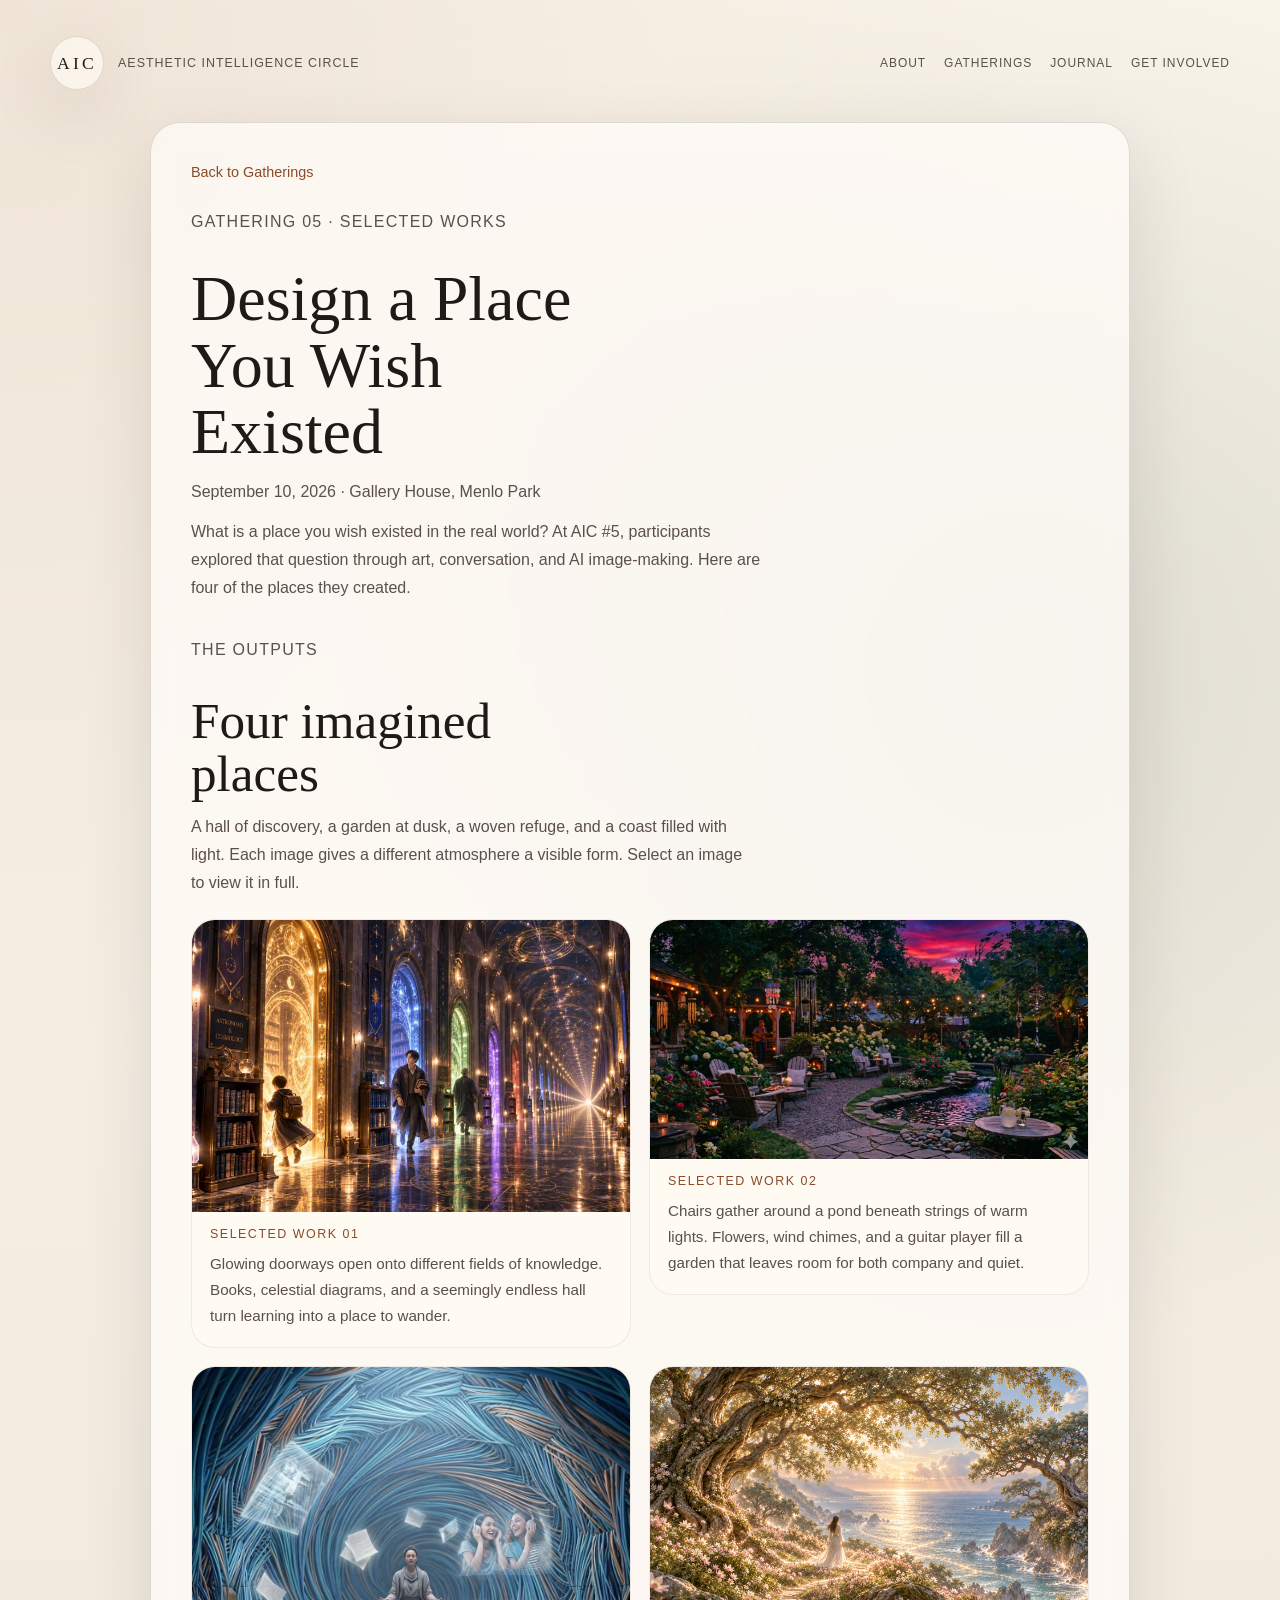
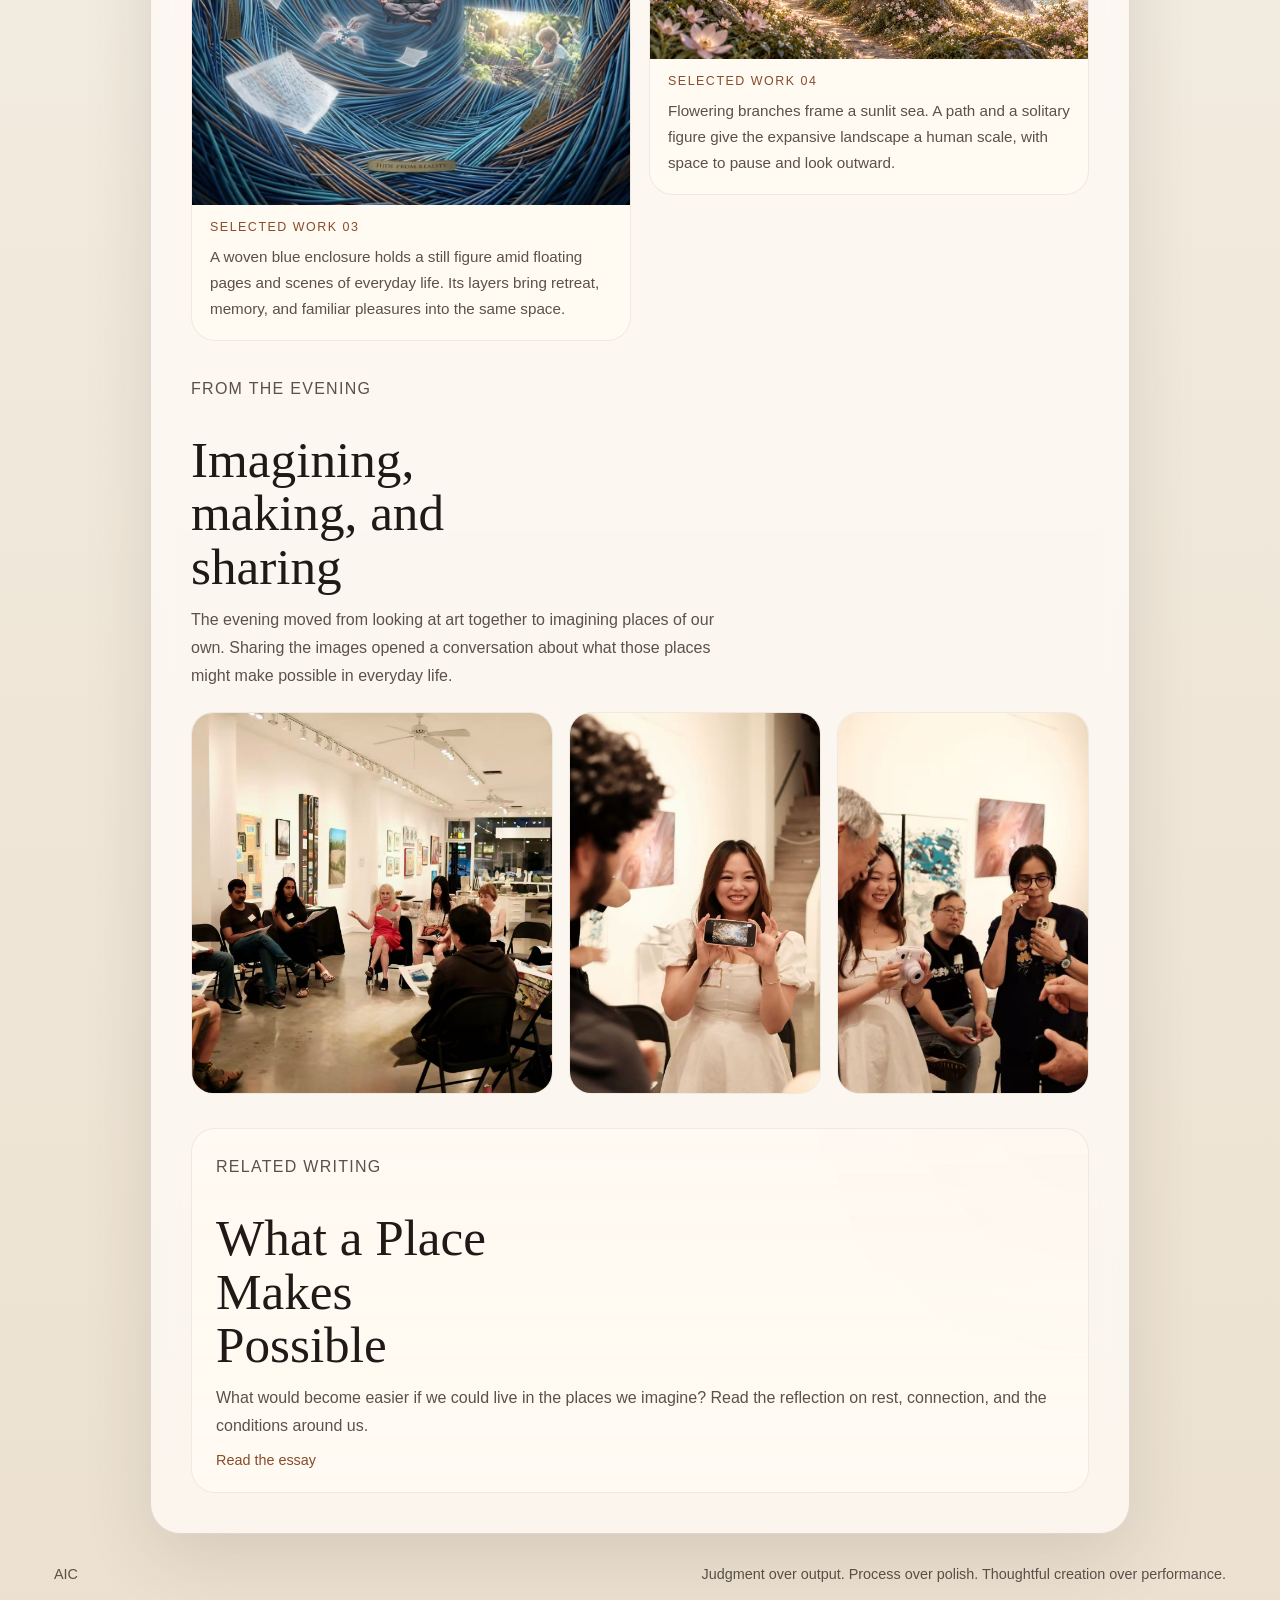
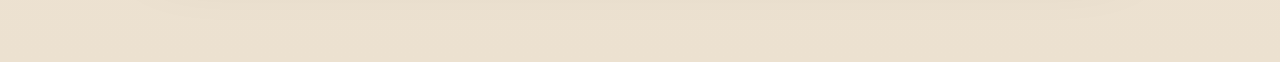
<file: gathering-05-outputs.html>
<!DOCTYPE html>
<html lang="en">
  <head>
    <meta charset="UTF-8" />
    <meta name="viewport" content="width=device-width, initial-scale=1.0" />
    <title>AIC #5 — Design a Place You Wish Existed | AIC</title>
    <meta
      name="description"
      content="Selected participant works from AIC #5, Design a Place You Wish Existed: imagined places created with AI at Gallery House on September 10, 2026."
    />
    <link rel="stylesheet" href="styles.css?v=59" />
    <link rel="canonical" href="https://aicircle.app/gathering-05-outputs.html" />
    <meta property="og:site_name" content="Aesthetic Intelligence Circle (AIC)" />
    <meta property="og:type" content="website" />
    <meta property="og:title" content="AIC #5 — Design a Place You Wish Existed | AIC" />
    <meta property="og:description" content="Selected participant works from AIC #5, Design a Place You Wish Existed: imagined places created with AI at Gallery House on September 10, 2026." />
    <meta property="og:url" content="https://aicircle.app/gathering-05-outputs.html" />
    <meta property="og:image" content="https://aicircle.app/assets/gatherings/05/outputs/learning-portals.jpg" />
    <meta property="og:image:alt" content="An imagined hall of discovery created at AIC Gathering 05." />
    <meta property="og:locale" content="en_US" />
    <meta name="twitter:card" content="summary_large_image" />
    <meta name="twitter:title" content="AIC #5 — Design a Place You Wish Existed | AIC" />
    <meta name="twitter:description" content="Selected participant works from AIC #5, Design a Place You Wish Existed: imagined places created with AI at Gallery House on September 10, 2026." />
    <meta name="twitter:image" content="https://aicircle.app/assets/gatherings/05/outputs/learning-portals.jpg" />
    <meta name="twitter:image:alt" content="An imagined hall of discovery created at AIC Gathering 05." />
    <script type="application/ld+json">
{
  "@context": "https://schema.org",
  "@graph": [
    {
      "@type": "Organization",
      "@id": "https://aicircle.app/#organization",
      "name": "Aesthetic Intelligence Circle",
      "alternateName": "AIC",
      "url": "https://aicircle.app/",
      "description": "A San Francisco Bay Area community exploring AI, art, creativity, and human connection through small-group workshops.",
      "foundingDate": "2025",
      "founder": {
        "@id": "https://aicircle.app/#founder"
      },
      "sameAs": [
        "https://luma.com/aestheticintelligence"
      ]
    },
    {
      "@type": "Person",
      "@id": "https://aicircle.app/#founder",
      "name": "Linli Wang",
      "url": "https://aicircle.app/#founder",
      "image": "https://aicircle.app/assets/founder-linli-wang.jpg"
    },
    {
      "@type": "WebSite",
      "@id": "https://aicircle.app/#website",
      "url": "https://aicircle.app/",
      "name": "Aesthetic Intelligence Circle (AIC)",
      "publisher": {
        "@id": "https://aicircle.app/#organization"
      },
      "inLanguage": "en"
    },
    {
      "@type": "WebPage",
      "@id": "https://aicircle.app/gathering-05-outputs.html#webpage",
      "url": "https://aicircle.app/gathering-05-outputs.html",
      "name": "AIC #5 — Design a Place You Wish Existed | AIC",
      "description": "Selected participant works from AIC #5, Design a Place You Wish Existed: imagined places created with AI at Gallery House on September 10, 2026.",
      "isPartOf": {
        "@id": "https://aicircle.app/#website"
      },
      "about": {
        "@id": "https://aicircle.app/#organization"
      },
      "inLanguage": "en"
    }
  ]
}
    </script>
    <noscript><style>.hero, .section { opacity: 1; transform: none; }</style></noscript>
  </head>
  <body>
    <div class="page-shell">
      <header class="site-header">
        <a class="brand" href="/" aria-label="AIC home">
          <span class="brand-mark">AIC</span>
          <span class="brand-text">Aesthetic Intelligence Circle</span>
        </a>
        <nav class="site-nav" aria-label="Primary navigation">
          <a href="/#about">About</a>
          <a href="/#gatherings">Gatherings</a>
          <a href="/#journal">Journal</a>
          <a href="/#connect">Get Involved</a>
        </nav>
      </header>

      <main class="gathering-detail-page">
        <article class="section gathering-detail">
          <a class="text-link essay-back" href="/#gatherings">Back to Gatherings</a>

          <header class="gathering-detail-header">
            <p class="eyebrow">Gathering 05 · Selected Works</p>
            <h1>Design a Place You Wish Existed</h1>
            <p class="gathering-detail-meta">September 10, 2026 · Gallery House, Menlo Park</p>
            <p class="gathering-detail-intro">
              What is a place you wish existed in the real world? At AIC #5,
              participants explored that question through art, conversation, and
              AI image-making. Here are four of the places they created.
            </p>
          </header>

          <section class="gathering-detail-section" aria-labelledby="outputs-heading">
            <div class="section-heading gathering-detail-heading">
              <p class="eyebrow">The Outputs</p>
              <h2 class="gathering-detail-title" id="outputs-heading">Four imagined places</h2>
              <p class="section-intro">
                A hall of discovery, a garden at dusk, a woven refuge, and a coast
                filled with light. Each image gives a different atmosphere a visible
                form. Select an image to view it in full.
              </p>
            </div>
            <div class="gallery-grid outputs-gallery">
              <figure class="gallery-card">
                <a class="output-image-link" href="assets/gatherings/05/outputs/learning-portals.jpg" target="_blank" rel="noreferrer" aria-label="View selected work 01 in full (opens in a new tab)">
                  <img
                    src="assets/gatherings/05/outputs/learning-portals.jpg"
                    width="1536"
                    height="1024"
                    alt="People carrying books walk through glowing, multicolored doorways in a vast hall lined with shelves and celestial diagrams."
                    loading="lazy"
                  />
                </a>
                <figcaption>
                  <span class="gallery-label">Selected work 01</span>
                  Glowing doorways open onto different fields of knowledge. Books, celestial diagrams, and a seemingly endless hall turn learning into a place to wander.
                </figcaption>
              </figure>
              <figure class="gallery-card">
                <a class="output-image-link" href="assets/gatherings/05/outputs/garden-at-dusk.jpg" target="_blank" rel="noreferrer" aria-label="View selected work 02 in full (opens in a new tab)">
                  <img
                    src="assets/gatherings/05/outputs/garden-at-dusk.jpg"
                    width="1408"
                    height="768"
                    alt="A garden at dusk with chairs, flowers, wind chimes, string lights, a small waterfall, and a person playing guitar."
                    loading="lazy"
                  />
                </a>
                <figcaption>
                  <span class="gallery-label">Selected work 02</span>
                  Chairs gather around a pond beneath strings of warm lights. Flowers, wind chimes, and a guitar player fill a garden that leaves room for both company and quiet.
                </figcaption>
              </figure>
              <figure class="gallery-card">
                <a class="output-image-link" href="assets/gatherings/05/outputs/woven-refuge.jpg" target="_blank" rel="noreferrer" aria-label="View selected work 03 in full (opens in a new tab)">
                  <img
                    src="assets/gatherings/05/outputs/woven-refuge.jpg"
                    width="1024"
                    height="1024"
                    alt="A seated figure floats inside a blue woven refuge, surrounded by pages and scenes of music, gardening, and making."
                    loading="lazy"
                  />
                </a>
                <figcaption>
                  <span class="gallery-label">Selected work 03</span>
                  A woven blue enclosure holds a still figure amid floating pages and scenes of everyday life. Its layers bring retreat, memory, and familiar pleasures into the same space.
                </figcaption>
              </figure>
              <figure class="gallery-card">
                <a class="output-image-link" href="assets/gatherings/05/outputs/coastal-sanctuary.jpg" target="_blank" rel="noreferrer" aria-label="View selected work 04 in full (opens in a new tab)">
                  <img
                    src="assets/gatherings/05/outputs/coastal-sanctuary.jpg"
                    width="1536"
                    height="1024"
                    alt="A figure in white stands beneath flowering trees overlooking a sunlit sea and rocky coastline."
                    loading="lazy"
                  />
                </a>
                <figcaption>
                  <span class="gallery-label">Selected work 04</span>
                  Flowering branches frame a sunlit sea. A path and a solitary figure give the expansive landscape a human scale, with space to pause and look outward.
                </figcaption>
              </figure>
            </div>
          </section>

          <section class="gathering-detail-section">
            <div class="section-heading gathering-detail-heading">
              <p class="eyebrow">From the Evening</p>
              <h2 class="gathering-detail-title">Imagining, making, and sharing</h2>
              <p class="section-intro">
                The evening moved from looking at art together to imagining places
                of our own. Sharing the images opened a conversation about what
                those places might make possible in everyday life.
              </p>
            </div>
            <div class="detail-photo-grid">
              <figure class="detail-photo-card detail-photo-card-wide">
                <img src="assets/gatherings/05/photo-1.jpg" alt="Participants sharing ideas in a circle at Gallery House during AIC #5." loading="lazy" />
              </figure>
              <figure class="detail-photo-card">
                <img src="assets/gatherings/05/photo-2.jpg" alt="A participant sharing an AI-created image on her phone." loading="lazy" />
              </figure>
              <figure class="detail-photo-card">
                <img src="assets/gatherings/05/photo-3.jpg" alt="Participants chatting together during the fifth AIC gathering." loading="lazy" />
              </figure>
            </div>
          </section>

          <section class="gathering-detail-section">
            <div class="related-reading-card">
              <p class="eyebrow">Related Writing</p>
              <h2 class="gathering-detail-title">What a Place Makes Possible</h2>
              <p>
                What would become easier if we could live in the places we imagine?
                Read the reflection on rest, connection, and the conditions around us.
              </p>
              <a class="text-link" href="what-a-place-makes-possible.html">Read the essay</a>
            </div>
          </section>
        </article>
      </main>

      <footer class="site-footer">
        <p>AIC</p>
        <p>Judgment over output. Process over polish. Thoughtful creation over performance.</p>
      </footer>
    </div>

    <script src="script.js?v=5"></script>
  </body>
</html>
</file>
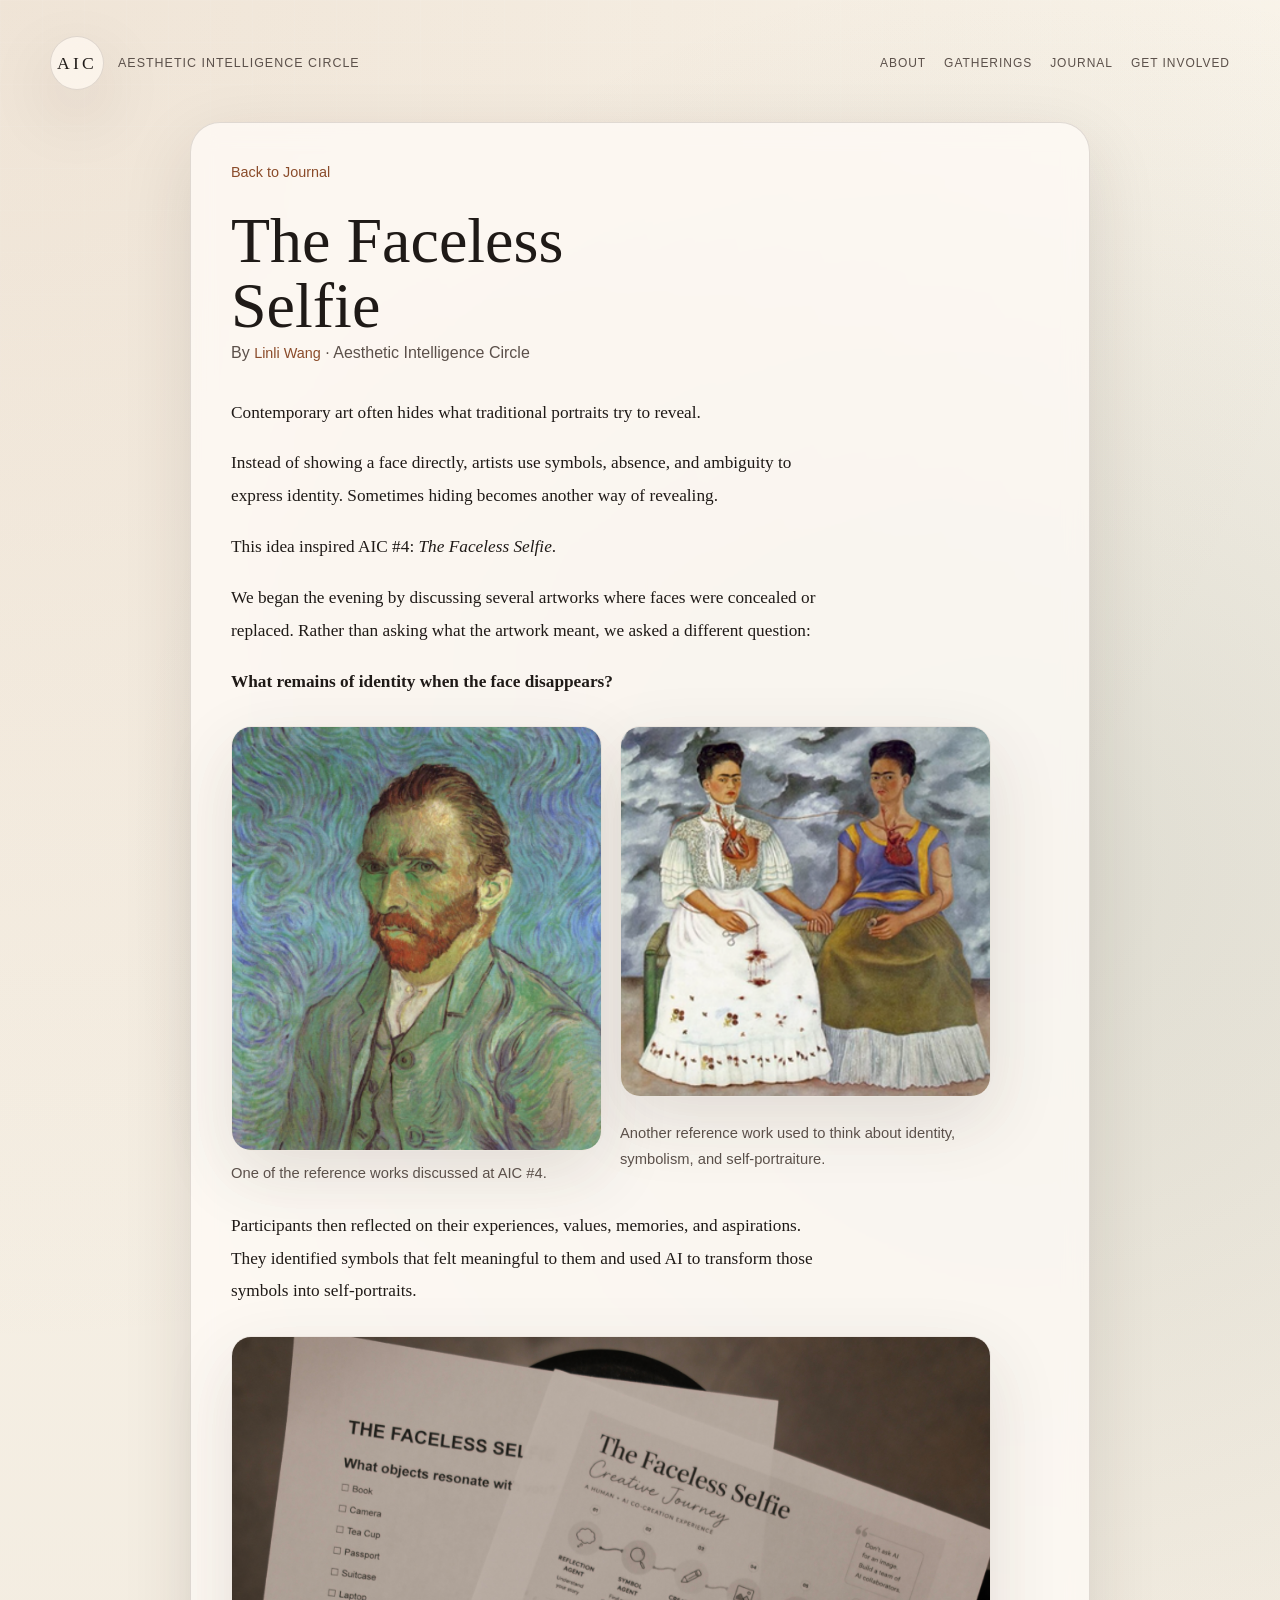
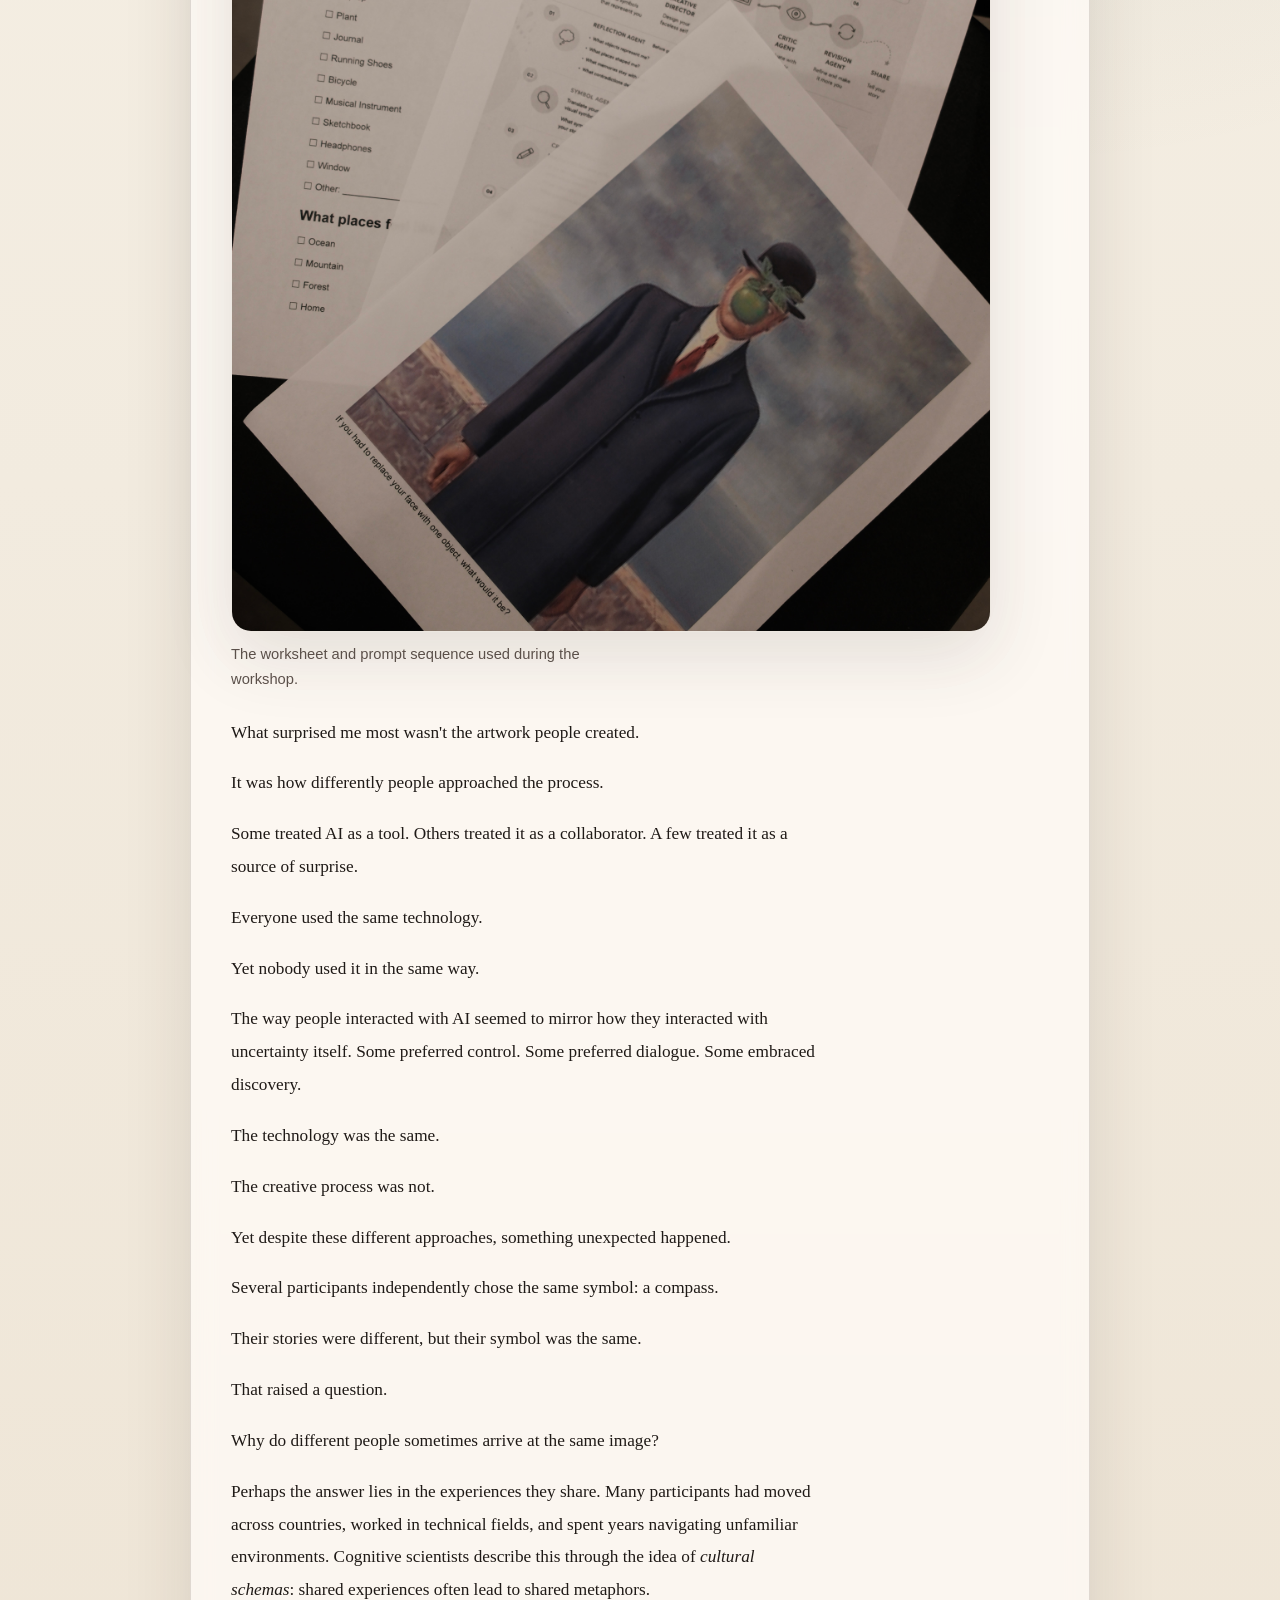
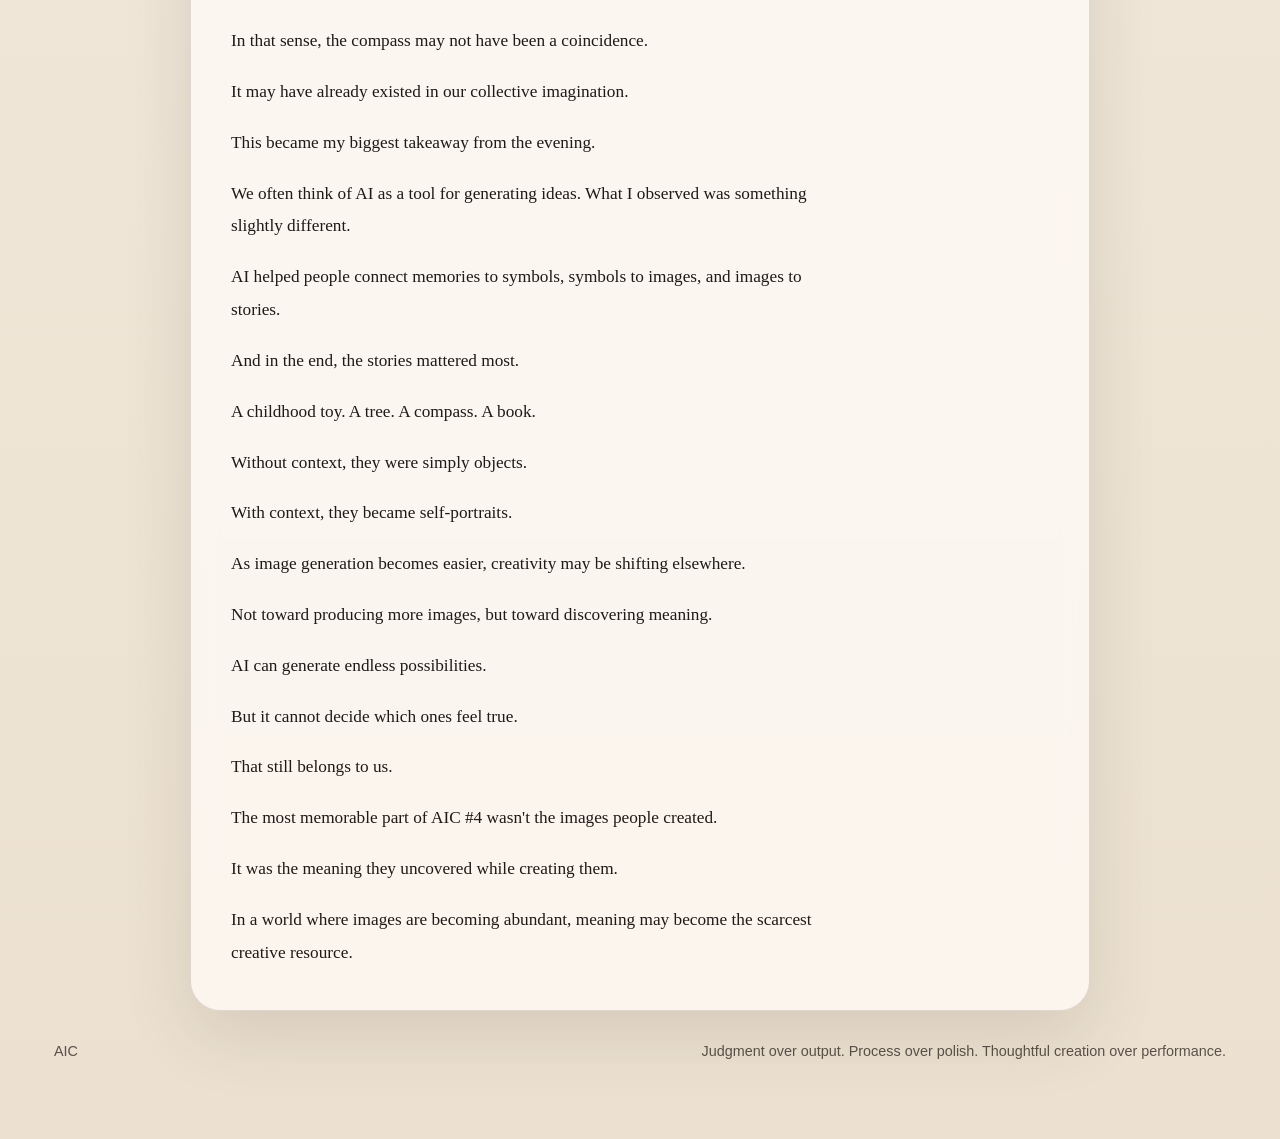
<file: the-faceless-selfie.html>
<!DOCTYPE html>
<html lang="en">
  <head>
    <meta charset="UTF-8" />
    <meta name="viewport" content="width=device-width, initial-scale=1.0" />
    <title>The Faceless Selfie | AIC</title>
    <meta
      name="description"
      content="A journal essay from AIC #4 on identity, symbolism, AI, and the meanings people uncover through image-making."
    />
    <link rel="stylesheet" href="styles.css?v=59" />
    <link rel="canonical" href="https://aicircle.app/the-faceless-selfie.html" />
    <meta property="og:site_name" content="Aesthetic Intelligence Circle (AIC)" />
    <meta property="og:type" content="article" />
    <meta property="og:title" content="The Faceless Selfie | AIC" />
    <meta property="og:description" content="A journal essay from AIC #4 on identity, symbolism, AI, and the meanings people uncover through image-making." />
    <meta property="og:url" content="https://aicircle.app/the-faceless-selfie.html" />
    <meta property="og:image" content="https://aicircle.app/assets/gatherings/04/photo-1.jpg" />
    <meta property="og:image:alt" content="Participants at The Faceless Selfie AI art workshop." />
    <meta property="og:locale" content="en_US" />
    <meta name="twitter:card" content="summary_large_image" />
    <meta name="twitter:title" content="The Faceless Selfie | AIC" />
    <meta name="twitter:description" content="A journal essay from AIC #4 on identity, symbolism, AI, and the meanings people uncover through image-making." />
    <meta name="twitter:image" content="https://aicircle.app/assets/gatherings/04/photo-1.jpg" />
    <meta name="twitter:image:alt" content="Participants at The Faceless Selfie AI art workshop." />
    <script type="application/ld+json">
{
  "@context": "https://schema.org",
  "@graph": [
    {
      "@type": "Organization",
      "@id": "https://aicircle.app/#organization",
      "name": "Aesthetic Intelligence Circle",
      "alternateName": "AIC",
      "url": "https://aicircle.app/",
      "description": "A San Francisco Bay Area community exploring AI, art, creativity, and human connection through small-group workshops.",
      "foundingDate": "2025",
      "founder": {
        "@id": "https://aicircle.app/#founder"
      },
      "sameAs": [
        "https://luma.com/aestheticintelligence"
      ]
    },
    {
      "@type": "Person",
      "@id": "https://aicircle.app/#founder",
      "name": "Linli Wang",
      "url": "https://aicircle.app/#founder",
      "image": "https://aicircle.app/assets/founder-linli-wang.jpg"
    },
    {
      "@type": "WebSite",
      "@id": "https://aicircle.app/#website",
      "url": "https://aicircle.app/",
      "name": "Aesthetic Intelligence Circle (AIC)",
      "publisher": {
        "@id": "https://aicircle.app/#organization"
      },
      "inLanguage": "en"
    },
    {
      "@type": "BlogPosting",
      "@id": "https://aicircle.app/the-faceless-selfie.html#article",
      "headline": "The Faceless Selfie",
      "description": "A journal essay from AIC #4 on identity, symbolism, AI, and the meanings people uncover through image-making.",
      "url": "https://aicircle.app/the-faceless-selfie.html",
      "mainEntityOfPage": {
        "@id": "https://aicircle.app/the-faceless-selfie.html#webpage"
      },
      "author": {
        "@id": "https://aicircle.app/#founder"
      },
      "publisher": {
        "@id": "https://aicircle.app/#organization"
      },
      "image": "https://aicircle.app/assets/gatherings/04/photo-1.jpg",
      "inLanguage": "en"
    },
    {
      "@type": "WebPage",
      "@id": "https://aicircle.app/the-faceless-selfie.html#webpage",
      "url": "https://aicircle.app/the-faceless-selfie.html",
      "name": "The Faceless Selfie | AIC",
      "description": "A journal essay from AIC #4 on identity, symbolism, AI, and the meanings people uncover through image-making.",
      "isPartOf": {
        "@id": "https://aicircle.app/#website"
      },
      "about": {
        "@id": "https://aicircle.app/#organization"
      },
      "inLanguage": "en"
    }
  ]
}
    </script>
    <noscript><style>.hero, .section { opacity: 1; transform: none; }</style></noscript>
  </head>
  <body>
    <div class="page-shell">
      <header class="site-header">
        <a class="brand" href="/" aria-label="AIC home">
          <span class="brand-mark">AIC</span>
          <span class="brand-text">Aesthetic Intelligence Circle</span>
        </a>
        <nav class="site-nav" aria-label="Primary navigation">
          <a href="/#about">About</a>
          <a href="/#gatherings">Gatherings</a>
          <a href="/#journal">Journal</a>
          <a href="/#connect">Get Involved</a>
        </nav>
      </header>

      <main class="essay-page">
        <article class="section essay-article">
          <a class="text-link essay-back" href="/#journal">Back to Journal</a>

          <div class="essay-header">
            <h1>The Faceless Selfie</h1>
            <p class="essay-byline">By <a class="text-link" href="/#founder">Linli Wang</a> · Aesthetic Intelligence Circle</p>
          </div>

          <div class="essay-content">
            <p>Contemporary art often hides what traditional portraits try to reveal.</p>
            <p>Instead of showing a face directly, artists use symbols, absence, and ambiguity to express identity. Sometimes hiding becomes another way of revealing.</p>
            <p>This idea inspired AIC #4: <em>The Faceless Selfie</em>.</p>
            <p>We began the evening by discussing several artworks where faces were concealed or replaced. Rather than asking what the artwork meant, we asked a different question:</p>
            <p><strong>What remains of identity when the face disappears?</strong></p>

            <div class="essay-figures">
              <figure class="essay-figure">
                <img
                  class="essay-figure-image"
                  src="assets/articles/the-faceless-selfie/van-gogh-self-portrait.png"
                  alt="Vincent van Gogh self-portrait used as a discussion reference during AIC #4."
                />
                <figcaption>
                  One of the reference works discussed at AIC #4.
                </figcaption>
              </figure>
              <figure class="essay-figure">
                <img
                  class="essay-figure-image"
                  src="assets/articles/the-faceless-selfie/frida-the-two-fridas.png"
                  alt="Frida Kahlo's The Two Fridas used as a discussion reference during AIC #4."
                />
                <figcaption>
                  Another reference work used to think about identity, symbolism, and self-portraiture.
                </figcaption>
              </figure>
            </div>

            <p>Participants then reflected on their experiences, values, memories, and aspirations. They identified symbols that felt meaningful to them and used AI to transform those symbols into self-portraits.</p>

            <figure class="essay-figure essay-figure-single">
              <img
                class="essay-figure-image"
                src="assets/articles/the-faceless-selfie/process-materials.jpg"
                alt="Worksheets and prompts prepared for The Faceless Selfie workshop at AIC #4."
              />
              <figcaption>
                The worksheet and prompt sequence used during the workshop.
              </figcaption>
            </figure>

            <p>What surprised me most wasn't the artwork people created.</p>
            <p>It was how differently people approached the process.</p>
            <p>Some treated AI as a tool. Others treated it as a collaborator. A few treated it as a source of surprise.</p>
            <p>Everyone used the same technology.</p>
            <p>Yet nobody used it in the same way.</p>
            <p>The way people interacted with AI seemed to mirror how they interacted with uncertainty itself. Some preferred control. Some preferred dialogue. Some embraced discovery.</p>
            <p>The technology was the same.</p>
            <p>The creative process was not.</p>
            <p>Yet despite these different approaches, something unexpected happened.</p>
            <p>Several participants independently chose the same symbol: a compass.</p>
            <p>Their stories were different, but their symbol was the same.</p>
            <p>That raised a question.</p>
            <p>Why do different people sometimes arrive at the same image?</p>
            <p>Perhaps the answer lies in the experiences they share. Many participants had moved across countries, worked in technical fields, and spent years navigating unfamiliar environments. Cognitive scientists describe this through the idea of <em>cultural schemas</em>: shared experiences often lead to shared metaphors.</p>
            <p>In that sense, the compass may not have been a coincidence.</p>
            <p>It may have already existed in our collective imagination.</p>
            <p>This became my biggest takeaway from the evening.</p>
            <p>We often think of AI as a tool for generating ideas. What I observed was something slightly different.</p>
            <p>AI helped people connect memories to symbols, symbols to images, and images to stories.</p>
            <p>And in the end, the stories mattered most.</p>
            <p>A childhood toy. A tree. A compass. A book.</p>
            <p>Without context, they were simply objects.</p>
            <p>With context, they became self-portraits.</p>
            <p>As image generation becomes easier, creativity may be shifting elsewhere.</p>
            <p>Not toward producing more images, but toward discovering meaning.</p>
            <p>AI can generate endless possibilities.</p>
            <p>But it cannot decide which ones feel true.</p>
            <p>That still belongs to us.</p>
            <p>The most memorable part of AIC #4 wasn't the images people created.</p>
            <p>It was the meaning they uncovered while creating them.</p>
            <p>In a world where images are becoming abundant, meaning may become the scarcest creative resource.</p>
          </div>
        </article>
      </main>

      <footer class="site-footer">
        <p>AIC</p>
        <p>Judgment over output. Process over polish. Thoughtful creation over performance.</p>
      </footer>
    </div>

    <script src="script.js?v=5"></script>
  </body>
</html>
</file>
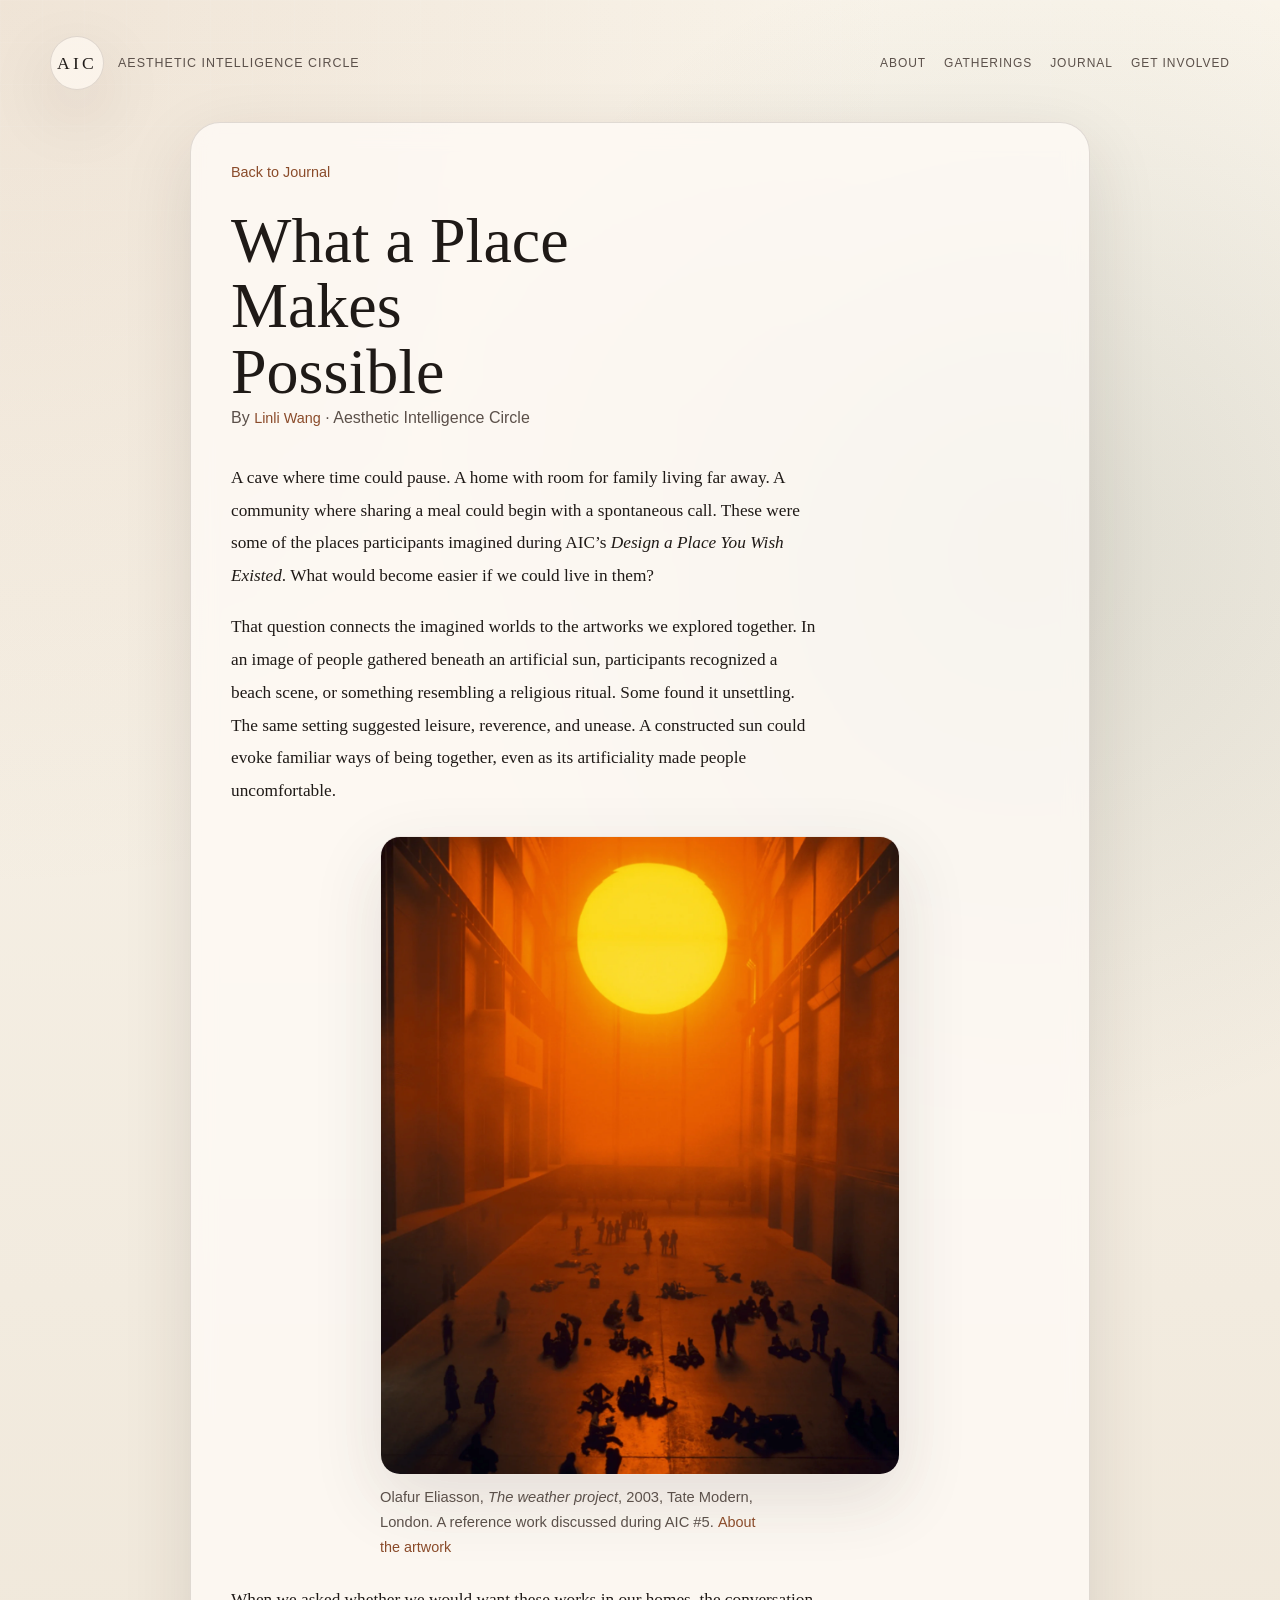
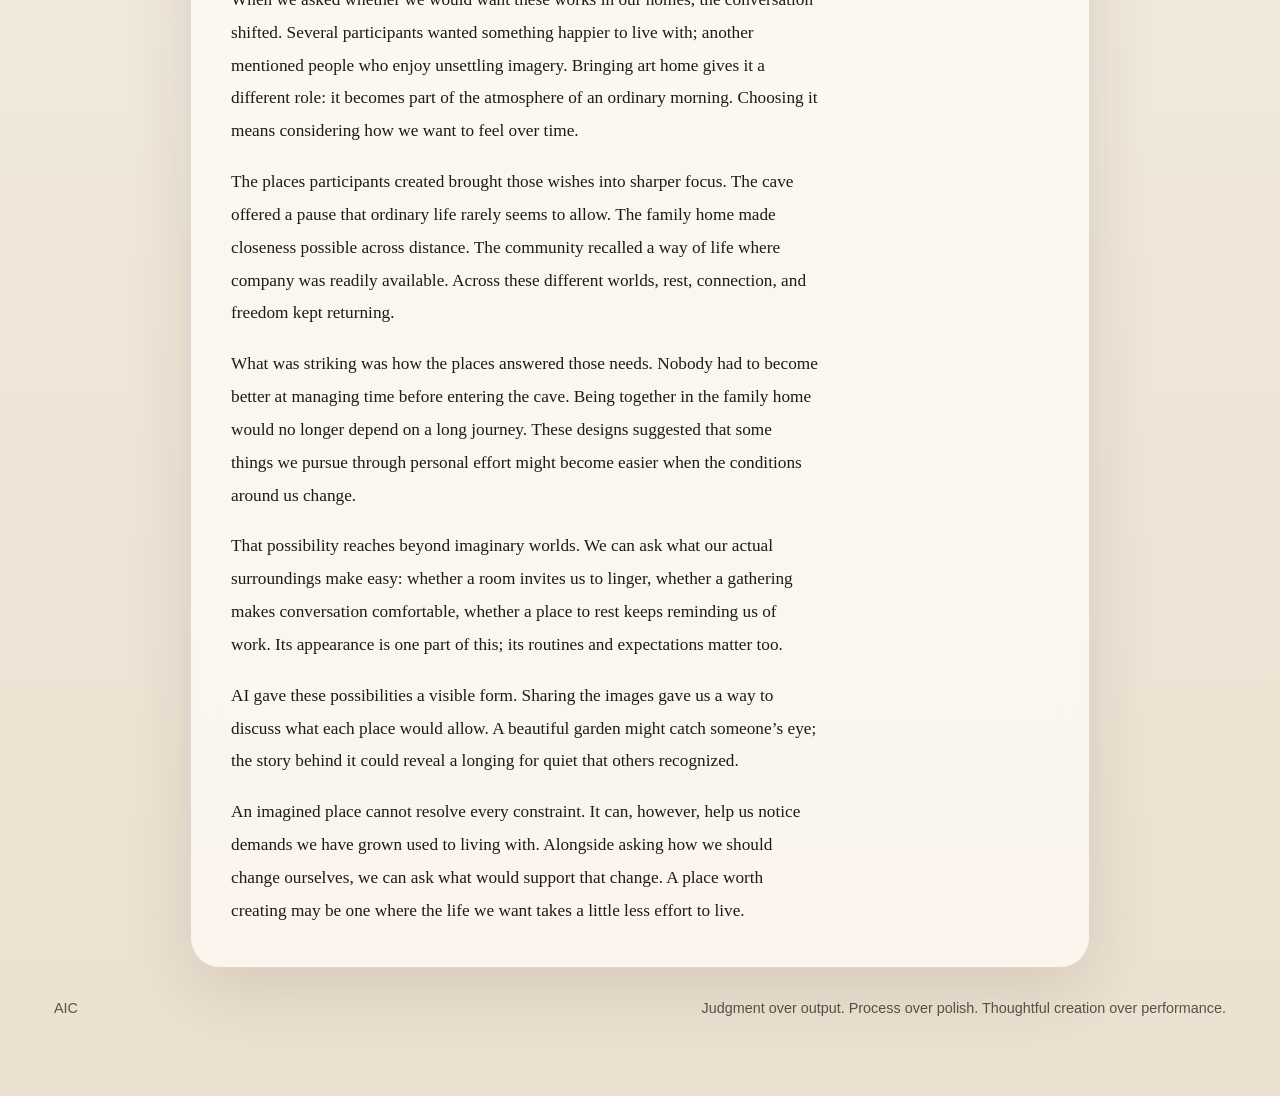
<file: what-a-place-makes-possible.html>
<!DOCTYPE html>
<html lang="en">
  <head>
    <meta charset="UTF-8" />
    <meta name="viewport" content="width=device-width, initial-scale=1.0" />
    <title>What a Place Makes Possible | AIC</title>
    <meta
      name="description"
      content="A journal essay from AIC #5 on imagined places, the lives they make possible, and how our surroundings shape rest, connection, and freedom."
    />
    <link rel="stylesheet" href="styles.css?v=59" />
    <link rel="canonical" href="https://aicircle.app/what-a-place-makes-possible.html" />
    <meta property="og:site_name" content="Aesthetic Intelligence Circle (AIC)" />
    <meta property="og:type" content="article" />
    <meta property="og:title" content="What a Place Makes Possible | AIC" />
    <meta property="og:description" content="A journal essay from AIC #5 on imagined places, the lives they make possible, and how our surroundings shape rest, connection, and freedom." />
    <meta property="og:url" content="https://aicircle.app/what-a-place-makes-possible.html" />
    <meta property="og:image" content="https://aicircle.app/assets/gatherings/05/photo-1.jpg" />
    <meta property="og:image:alt" content="Participants sharing imagined places at AIC Gathering 05." />
    <meta property="og:locale" content="en_US" />
    <meta name="twitter:card" content="summary_large_image" />
    <meta name="twitter:title" content="What a Place Makes Possible | AIC" />
    <meta name="twitter:description" content="A journal essay from AIC #5 on imagined places, the lives they make possible, and how our surroundings shape rest, connection, and freedom." />
    <meta name="twitter:image" content="https://aicircle.app/assets/gatherings/05/photo-1.jpg" />
    <meta name="twitter:image:alt" content="Participants sharing imagined places at AIC Gathering 05." />
    <script type="application/ld+json">
{
  "@context": "https://schema.org",
  "@graph": [
    {
      "@type": "Organization",
      "@id": "https://aicircle.app/#organization",
      "name": "Aesthetic Intelligence Circle",
      "alternateName": "AIC",
      "url": "https://aicircle.app/",
      "description": "A San Francisco Bay Area community exploring AI, art, creativity, and human connection through small-group workshops.",
      "foundingDate": "2025",
      "founder": {
        "@id": "https://aicircle.app/#founder"
      },
      "sameAs": [
        "https://luma.com/aestheticintelligence"
      ]
    },
    {
      "@type": "Person",
      "@id": "https://aicircle.app/#founder",
      "name": "Linli Wang",
      "url": "https://aicircle.app/#founder",
      "image": "https://aicircle.app/assets/founder-linli-wang.jpg"
    },
    {
      "@type": "WebSite",
      "@id": "https://aicircle.app/#website",
      "url": "https://aicircle.app/",
      "name": "Aesthetic Intelligence Circle (AIC)",
      "publisher": {
        "@id": "https://aicircle.app/#organization"
      },
      "inLanguage": "en"
    },
    {
      "@type": "BlogPosting",
      "@id": "https://aicircle.app/what-a-place-makes-possible.html#article",
      "headline": "What a Place Makes Possible",
      "description": "A journal essay from AIC #5 on imagined places, the lives they make possible, and how our surroundings shape rest, connection, and freedom.",
      "url": "https://aicircle.app/what-a-place-makes-possible.html",
      "mainEntityOfPage": {
        "@id": "https://aicircle.app/what-a-place-makes-possible.html#webpage"
      },
      "author": {
        "@id": "https://aicircle.app/#founder"
      },
      "publisher": {
        "@id": "https://aicircle.app/#organization"
      },
      "image": "https://aicircle.app/assets/gatherings/05/photo-1.jpg",
      "inLanguage": "en"
    },
    {
      "@type": "WebPage",
      "@id": "https://aicircle.app/what-a-place-makes-possible.html#webpage",
      "url": "https://aicircle.app/what-a-place-makes-possible.html",
      "name": "What a Place Makes Possible | AIC",
      "description": "A journal essay from AIC #5 on imagined places, the lives they make possible, and how our surroundings shape rest, connection, and freedom.",
      "isPartOf": {
        "@id": "https://aicircle.app/#website"
      },
      "about": {
        "@id": "https://aicircle.app/#organization"
      },
      "inLanguage": "en"
    }
  ]
}
    </script>
    <noscript><style>.hero, .section { opacity: 1; transform: none; }</style></noscript>
  </head>
  <body>
    <div class="page-shell">
      <header class="site-header">
        <a class="brand" href="/" aria-label="AIC home">
          <span class="brand-mark">AIC</span>
          <span class="brand-text">Aesthetic Intelligence Circle</span>
        </a>
        <nav class="site-nav" aria-label="Primary navigation">
          <a href="/#about">About</a>
          <a href="/#gatherings">Gatherings</a>
          <a href="/#journal">Journal</a>
          <a href="/#connect">Get Involved</a>
        </nav>
      </header>

      <main class="essay-page">
        <article class="section essay-article">
          <a class="text-link essay-back" href="/#journal">Back to Journal</a>

          <div class="essay-header">
            <h1>What a Place Makes Possible</h1>
            <p class="essay-byline">By <a class="text-link" href="/#founder">Linli Wang</a> · Aesthetic Intelligence Circle</p>
          </div>

          <div class="essay-content">
            <p>A cave where time could pause. A home with room for family living far away. A community where sharing a meal could begin with a spontaneous call. These were some of the places participants imagined during AIC’s <em>Design a Place You Wish Existed</em>. What would become easier if we could live in them?</p>
            <p>That question connects the imagined worlds to the artworks we explored together. In an image of people gathered beneath an artificial sun, participants recognized a beach scene, or something resembling a religious ritual. Some found it unsettling. The same setting suggested leisure, reverence, and unease. A constructed sun could evoke familiar ways of being together, even as its artificiality made people uncomfortable.</p>

            <figure class="essay-figure essay-figure-single essay-figure-portrait">
              <img
                class="essay-figure-image"
                src="assets/articles/what-a-place-makes-possible/the-weather-project.png"
                alt="Visitors standing and reclining beneath a glowing artificial sun in the Turbine Hall at Tate Modern."
                width="619"
                height="761"
                loading="lazy"
              />
              <figcaption>
                Olafur Eliasson, <em>The weather project</em>, 2003, Tate Modern, London.
                A reference work discussed during AIC #5.
                <a class="text-link" href="https://olafureliasson.net/artwork/the-weather-project-2003" target="_blank" rel="noreferrer">About the artwork</a>
              </figcaption>
            </figure>

            <p>When we asked whether we would want these works in our homes, the conversation shifted. Several participants wanted something happier to live with; another mentioned people who enjoy unsettling imagery. Bringing art home gives it a different role: it becomes part of the atmosphere of an ordinary morning. Choosing it means considering how we want to feel over time.</p>
            <p>The places participants created brought those wishes into sharper focus. The cave offered a pause that ordinary life rarely seems to allow. The family home made closeness possible across distance. The community recalled a way of life where company was readily available. Across these different worlds, rest, connection, and freedom kept returning.</p>
            <p>What was striking was how the places answered those needs. Nobody had to become better at managing time before entering the cave. Being together in the family home would no longer depend on a long journey. These designs suggested that some things we pursue through personal effort might become easier when the conditions around us change.</p>
            <p>That possibility reaches beyond imaginary worlds. We can ask what our actual surroundings make easy: whether a room invites us to linger, whether a gathering makes conversation comfortable, whether a place to rest keeps reminding us of work. Its appearance is one part of this; its routines and expectations matter too.</p>
            <p>AI gave these possibilities a visible form. Sharing the images gave us a way to discuss what each place would allow. A beautiful garden might catch someone’s eye; the story behind it could reveal a longing for quiet that others recognized.</p>
            <p>An imagined place cannot resolve every constraint. It can, however, help us notice demands we have grown used to living with. Alongside asking how we should change ourselves, we can ask what would support that change. A place worth creating may be one where the life we want takes a little less effort to live.</p>
          </div>
        </article>
      </main>

      <footer class="site-footer">
        <p>AIC</p>
        <p>Judgment over output. Process over polish. Thoughtful creation over performance.</p>
      </footer>
    </div>

    <script src="script.js?v=5"></script>
  </body>
</html>
</file>
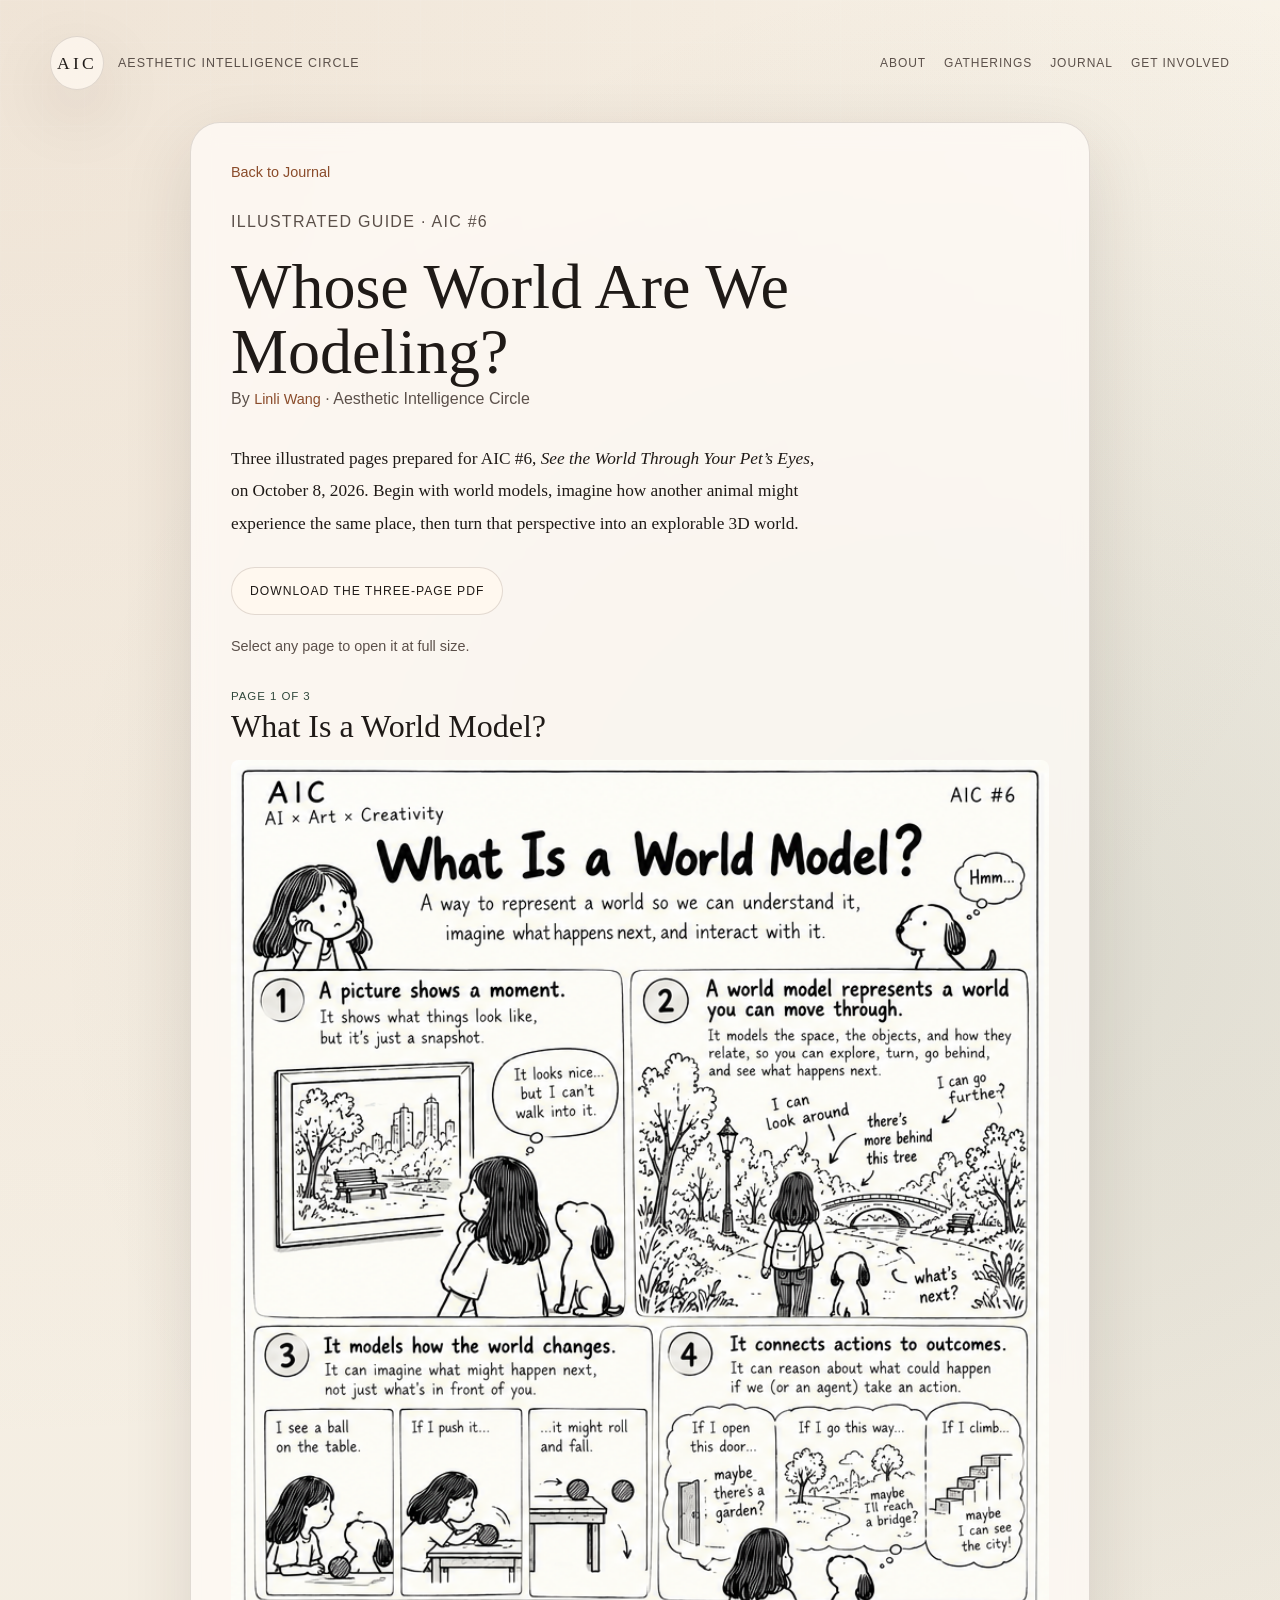
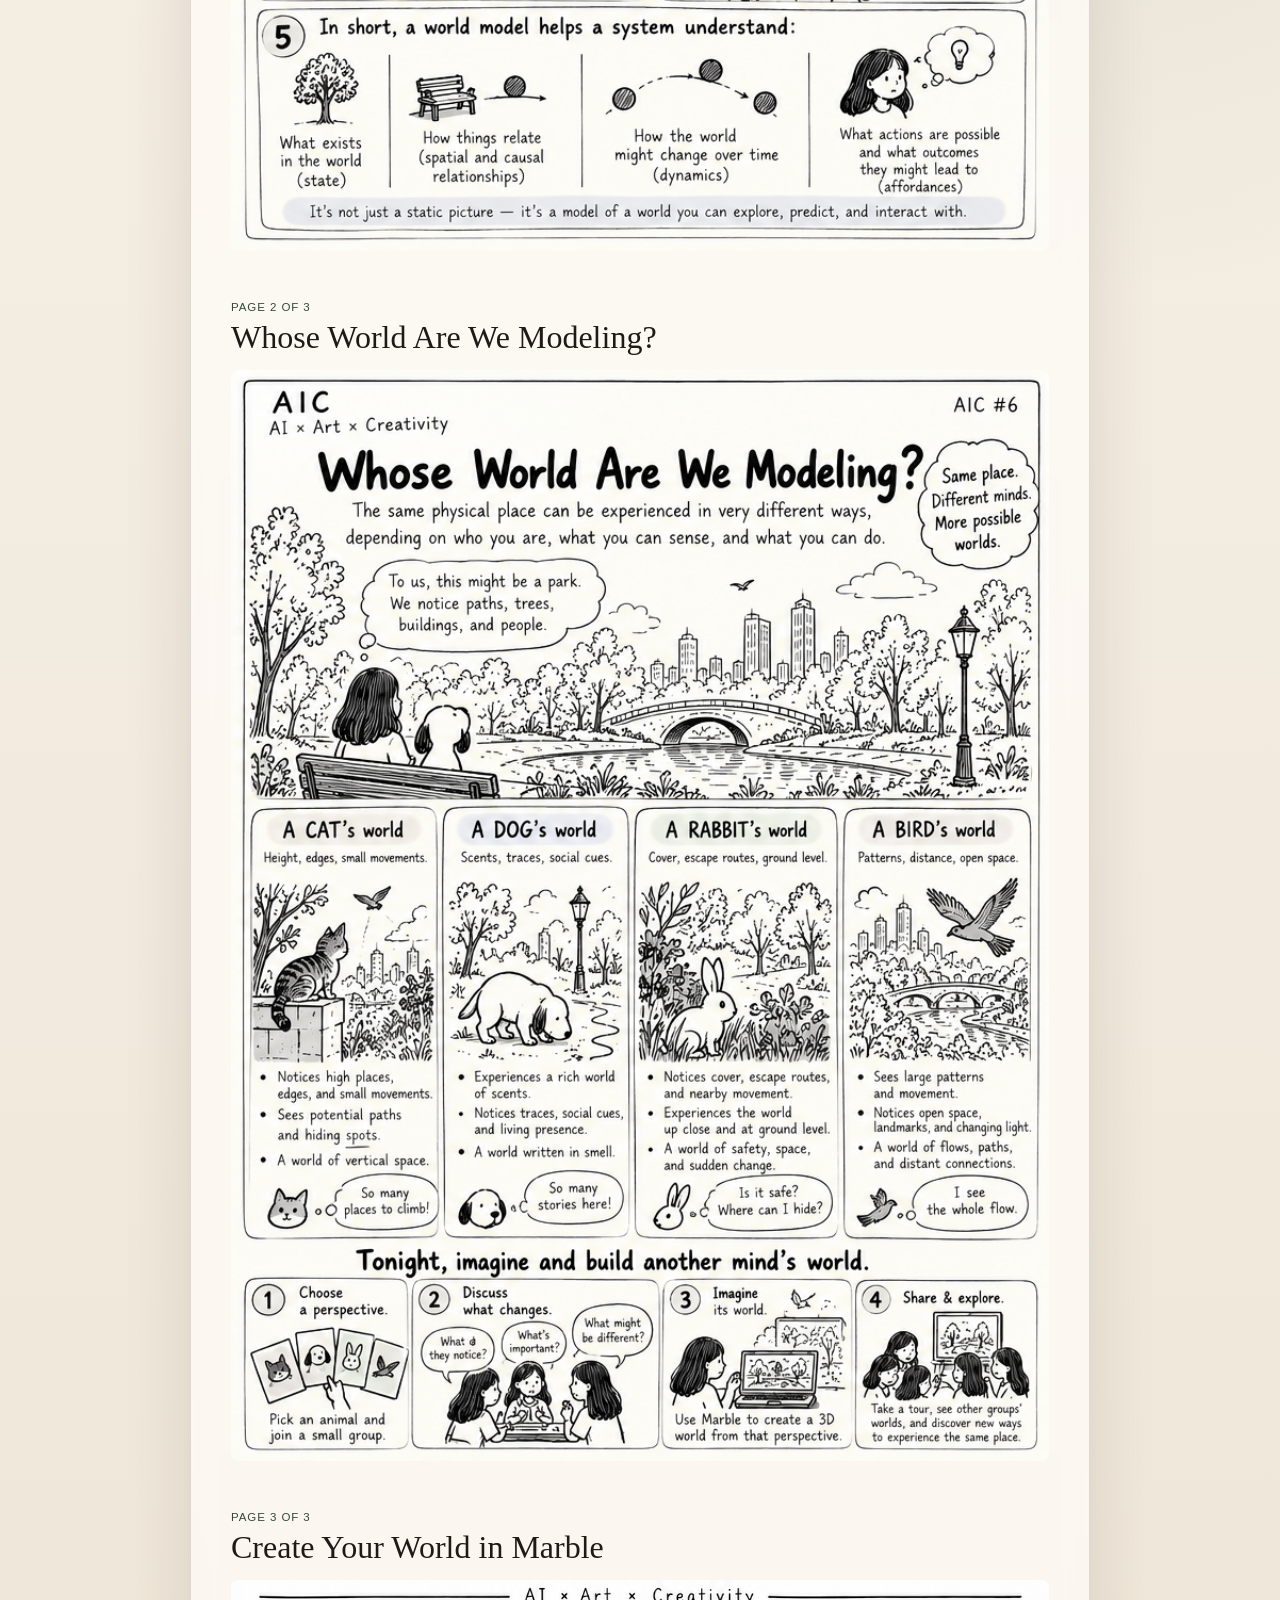
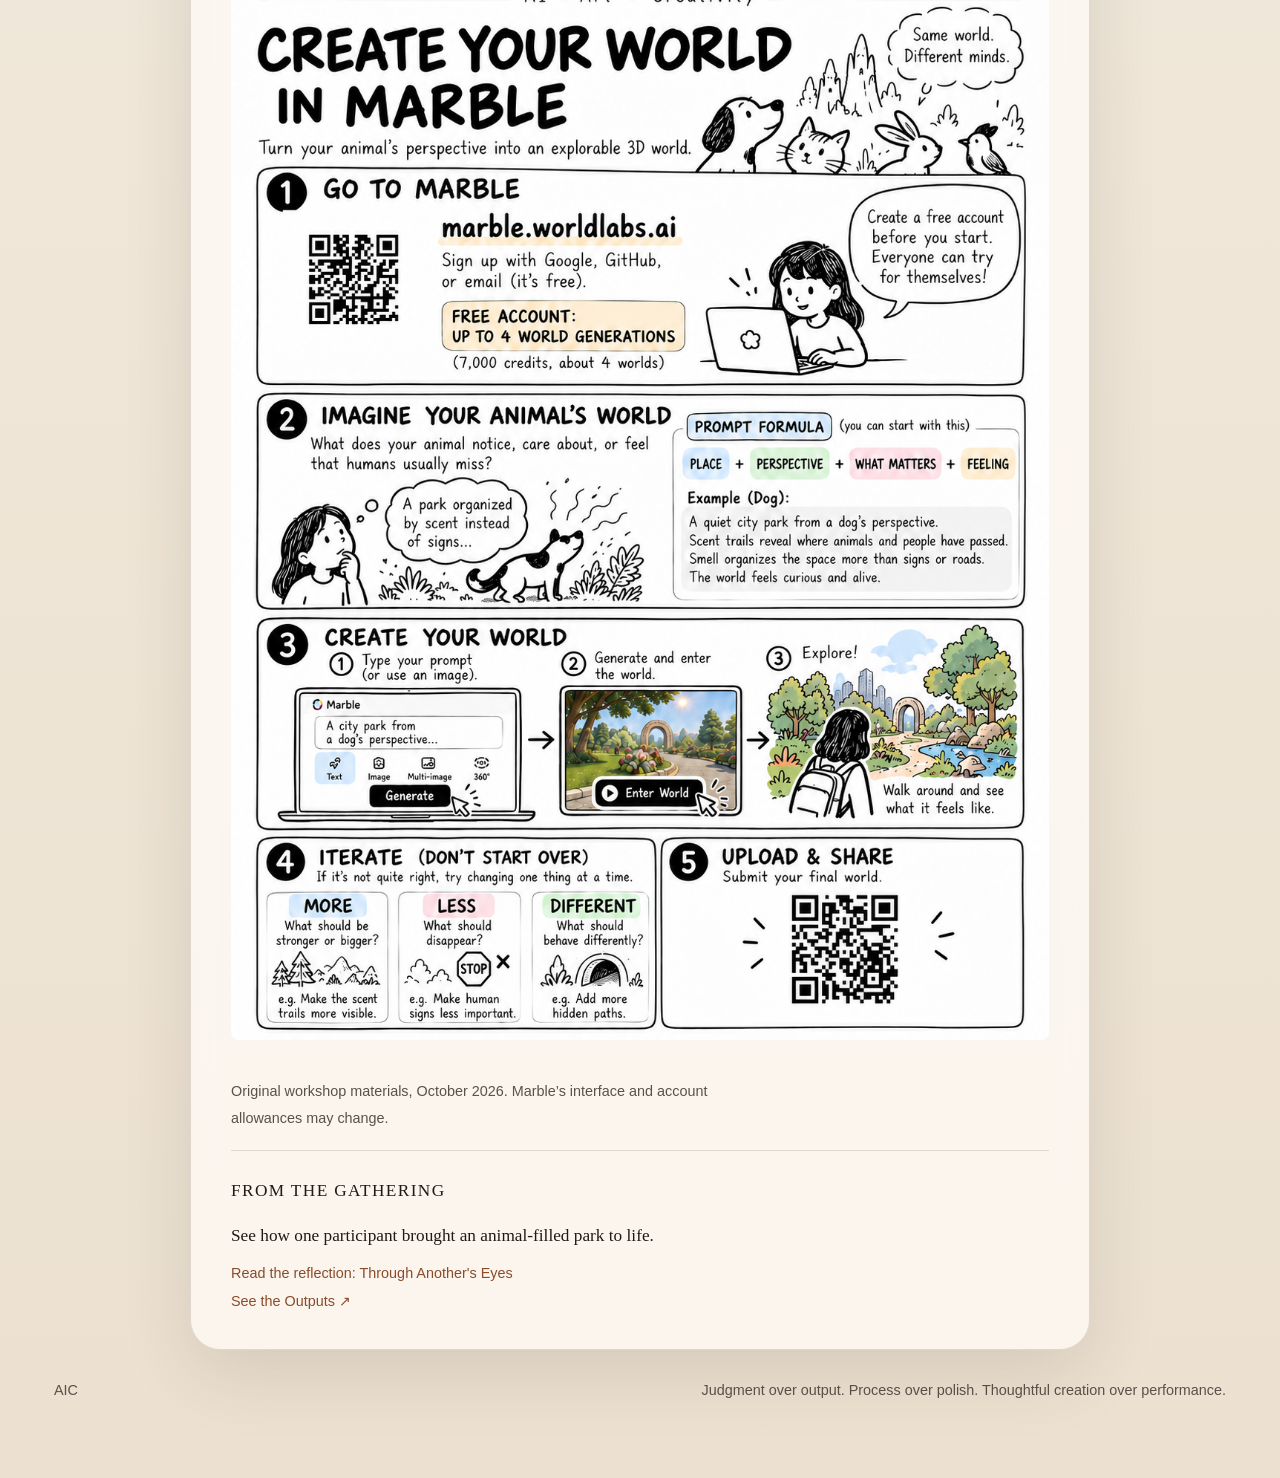
<file: whose-world-are-we-modeling.html>
<!DOCTYPE html>
<html lang="en">
  <head>
    <meta charset="UTF-8" />
    <meta name="viewport" content="width=device-width, initial-scale=1.0" />
    <title>Whose World Are We Modeling? | AIC</title>
    <meta
      name="description"
      content="A three-page illustrated guide by Linli Wang, prepared for AIC #6: world models, animal perspectives, and creating an explorable world in Marble."
    />
    <link rel="stylesheet" href="styles.css?v=65" />
    <link rel="canonical" href="https://aicircle.app/whose-world-are-we-modeling.html" />
    <meta property="og:site_name" content="Aesthetic Intelligence Circle (AIC)" />
    <meta property="og:type" content="article" />
    <meta property="og:title" content="Whose World Are We Modeling? | AIC" />
    <meta property="og:description" content="A three-page illustrated guide by Linli Wang, prepared for AIC #6: world models, animal perspectives, and creating an explorable world in Marble." />
    <meta property="og:url" content="https://aicircle.app/whose-world-are-we-modeling.html" />
    <meta property="og:image" content="https://aicircle.app/assets/articles/whose-world-are-we-modeling/page-2.png" />
    <meta property="og:image:alt" content="Illustrated guide comparing how a cat, dog, rabbit, and bird might experience the same park." />
    <meta property="og:locale" content="en_US" />
    <meta name="twitter:card" content="summary_large_image" />
    <meta name="twitter:title" content="Whose World Are We Modeling? | AIC" />
    <meta name="twitter:description" content="A three-page illustrated guide by Linli Wang, prepared for AIC #6: world models, animal perspectives, and creating an explorable world in Marble." />
    <meta name="twitter:image" content="https://aicircle.app/assets/articles/whose-world-are-we-modeling/page-2.png" />
    <meta name="twitter:image:alt" content="Illustrated guide comparing how a cat, dog, rabbit, and bird might experience the same park." />
    <script type="application/ld+json">
{
  "@context": "https://schema.org",
  "@graph": [
    {
      "@type": "Organization",
      "@id": "https://aicircle.app/#organization",
      "name": "Aesthetic Intelligence Circle",
      "alternateName": "AIC",
      "url": "https://aicircle.app/",
      "description": "A San Francisco Bay Area community exploring AI, art, creativity, and human connection through small-group workshops.",
      "foundingDate": "2025",
      "founder": {
        "@id": "https://aicircle.app/#founder"
      },
      "sameAs": [
        "https://luma.com/aestheticintelligence"
      ]
    },
    {
      "@type": "Person",
      "@id": "https://aicircle.app/#founder",
      "name": "Linli Wang",
      "url": "https://aicircle.app/#founder",
      "image": "https://aicircle.app/assets/founder-linli-wang.jpg"
    },
    {
      "@type": "WebSite",
      "@id": "https://aicircle.app/#website",
      "url": "https://aicircle.app/",
      "name": "Aesthetic Intelligence Circle (AIC)",
      "publisher": {
        "@id": "https://aicircle.app/#organization"
      },
      "inLanguage": "en"
    },
    {
      "@type": "BlogPosting",
      "@id": "https://aicircle.app/whose-world-are-we-modeling.html#article",
      "headline": "Whose World Are We Modeling?",
      "description": "A three-page illustrated guide by Linli Wang, prepared for AIC #6: world models, animal perspectives, and creating an explorable world in Marble.",
      "url": "https://aicircle.app/whose-world-are-we-modeling.html",
      "mainEntityOfPage": {
        "@id": "https://aicircle.app/whose-world-are-we-modeling.html#webpage"
      },
      "author": {
        "@id": "https://aicircle.app/#founder"
      },
      "publisher": {
        "@id": "https://aicircle.app/#organization"
      },
      "image": "https://aicircle.app/assets/articles/whose-world-are-we-modeling/page-2.png",
      "inLanguage": "en"
    },
    {
      "@type": "WebPage",
      "@id": "https://aicircle.app/whose-world-are-we-modeling.html#webpage",
      "url": "https://aicircle.app/whose-world-are-we-modeling.html",
      "name": "Whose World Are We Modeling? | AIC",
      "description": "A three-page illustrated guide by Linli Wang, prepared for AIC #6: world models, animal perspectives, and creating an explorable world in Marble.",
      "isPartOf": {
        "@id": "https://aicircle.app/#website"
      },
      "about": {
        "@id": "https://aicircle.app/#organization"
      },
      "inLanguage": "en"
    }
  ]
}
    </script>
    <noscript><style>.hero, .section { opacity: 1; transform: none; }</style></noscript>
  </head>
  <body>
    <div class="page-shell">
      <header class="site-header">
        <a class="brand" href="/" aria-label="AIC home">
          <span class="brand-mark">AIC</span>
          <span class="brand-text">Aesthetic Intelligence Circle</span>
        </a>
        <nav class="site-nav" aria-label="Primary navigation">
          <a href="/#about">About</a>
          <a href="/#gatherings">Gatherings</a>
          <a href="/#journal">Journal</a>
          <a href="/#connect">Get Involved</a>
        </nav>
      </header>

      <main class="essay-page">
        <article class="section essay-article illustrated-guide">
          <a class="text-link essay-back" href="/#journal">Back to Journal</a>
          <header class="essay-header">
            <p class="eyebrow">Illustrated Guide · AIC #6</p>
            <h1>Whose World Are We Modeling?</h1>
            <p class="essay-byline">By <a class="text-link" href="/#founder">Linli Wang</a> · Aesthetic Intelligence Circle</p>
          </header>
          <div class="essay-content">
            <p>Three illustrated pages prepared for AIC #6, <em>See the World Through Your Pet’s Eyes</em>, on October 8, 2026. Begin with world models, imagine how another animal might experience the same place, then turn that perspective into an explorable 3D world.</p>
            <div class="gathering-detail-actions">
              <a class="button button-secondary" href="assets/articles/whose-world-are-we-modeling/aic6-illustrated-guide.pdf" download>Download the three-page PDF</a>
            </div>
            <p class="guide-reading-note">Select any page to open it at full size.</p>
            <figure class="guide-page">
              <figcaption><span class="eyebrow">Page 1 of 3</span><h2>What Is a World Model?</h2></figcaption>
              <a class="output-image-link" href="assets/articles/whose-world-are-we-modeling/page-1.png" target="_blank" rel="noopener noreferrer" aria-label="Open page 1: What Is a World Model? at full size (opens in a new tab)">
                <img src="assets/articles/whose-world-are-we-modeling/page-1.png" width="768" height="1024" alt="An illustrated introduction to world models: representing a world, relationships, change, and possible actions." fetchpriority="high" />
              </a>
            </figure>
            <figure class="guide-page">
              <figcaption><span class="eyebrow">Page 2 of 3</span><h2>Whose World Are We Modeling?</h2></figcaption>
              <a class="output-image-link" href="assets/articles/whose-world-are-we-modeling/page-2.png" target="_blank" rel="noopener noreferrer" aria-label="Open page 2: Whose World Are We Modeling? at full size (opens in a new tab)">
                <img src="assets/articles/whose-world-are-we-modeling/page-2.png" width="768" height="1024" alt="A cat, dog, rabbit, and bird experience the same park through different senses, needs, and possibilities." loading="lazy" />
              </a>
            </figure>
            <figure class="guide-page">
              <figcaption><span class="eyebrow">Page 3 of 3</span><h2>Create Your World in Marble</h2></figcaption>
              <a class="output-image-link" href="assets/articles/whose-world-are-we-modeling/page-3.png" target="_blank" rel="noopener noreferrer" aria-label="Open page 3: Create Your World in Marble at full size (opens in a new tab)">
                <img src="assets/articles/whose-world-are-we-modeling/page-3.png" width="1102" height="1427" alt="A five-step illustrated workshop guide: go to Marble, imagine an animal’s world, create, iterate, and share." loading="lazy" />
              </a>
            </figure>
            <p class="guide-reading-note">Original workshop materials, October 2026. Marble’s interface and account allowances may change.</p>
            <div class="guide-related">
              <p class="eyebrow">From the gathering</p>
              <p>See how one participant brought an animal-filled park to life.</p>
              <a class="text-link" href="through-anothers-eyes.html">Read the reflection: Through Another's Eyes</a>
              <a class="text-link" href="gathering-06-outputs.html">See the Outputs ↗</a>
            </div>
          </div>
        </article>
      </main>

      <footer class="site-footer">
        <p>AIC</p>
        <p>Judgment over output. Process over polish. Thoughtful creation over performance.</p>
      </footer>
    </div>

    <script src="script.js?v=5"></script>
  </body>
</html>
</file>
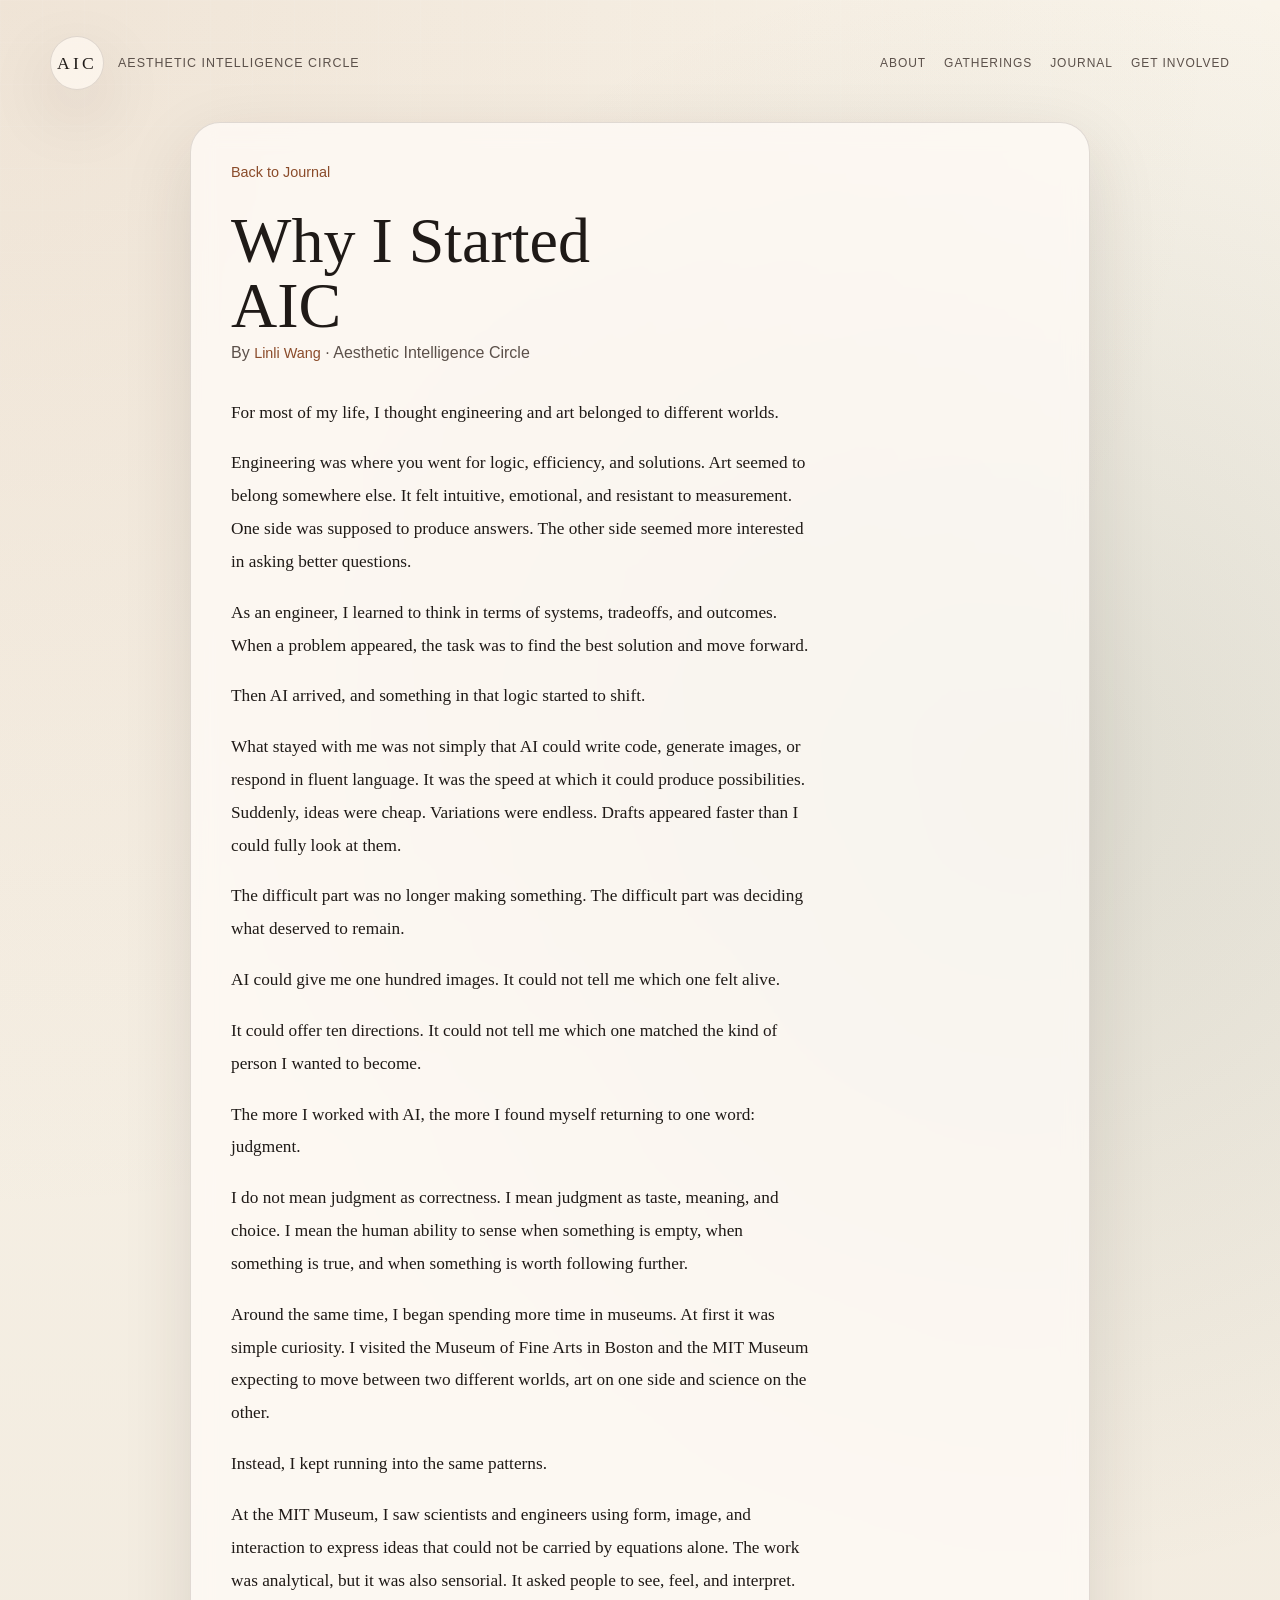
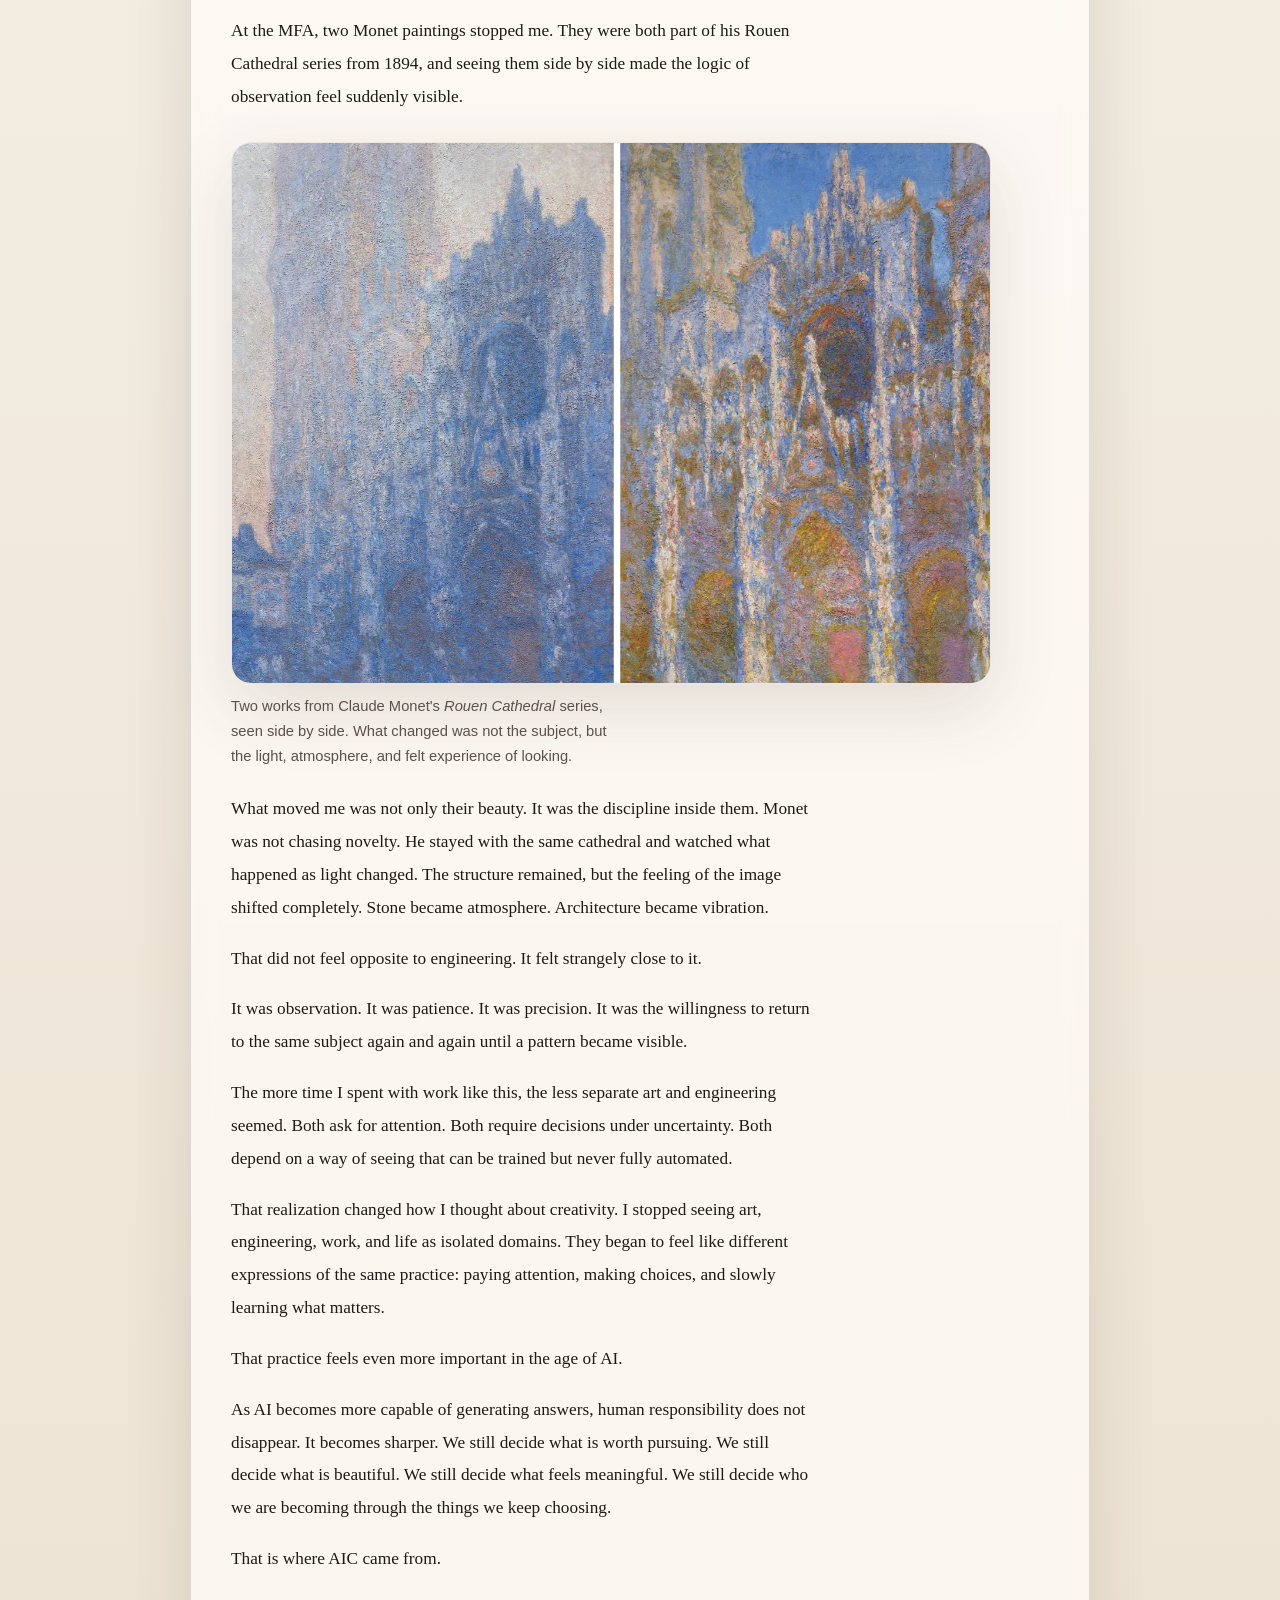
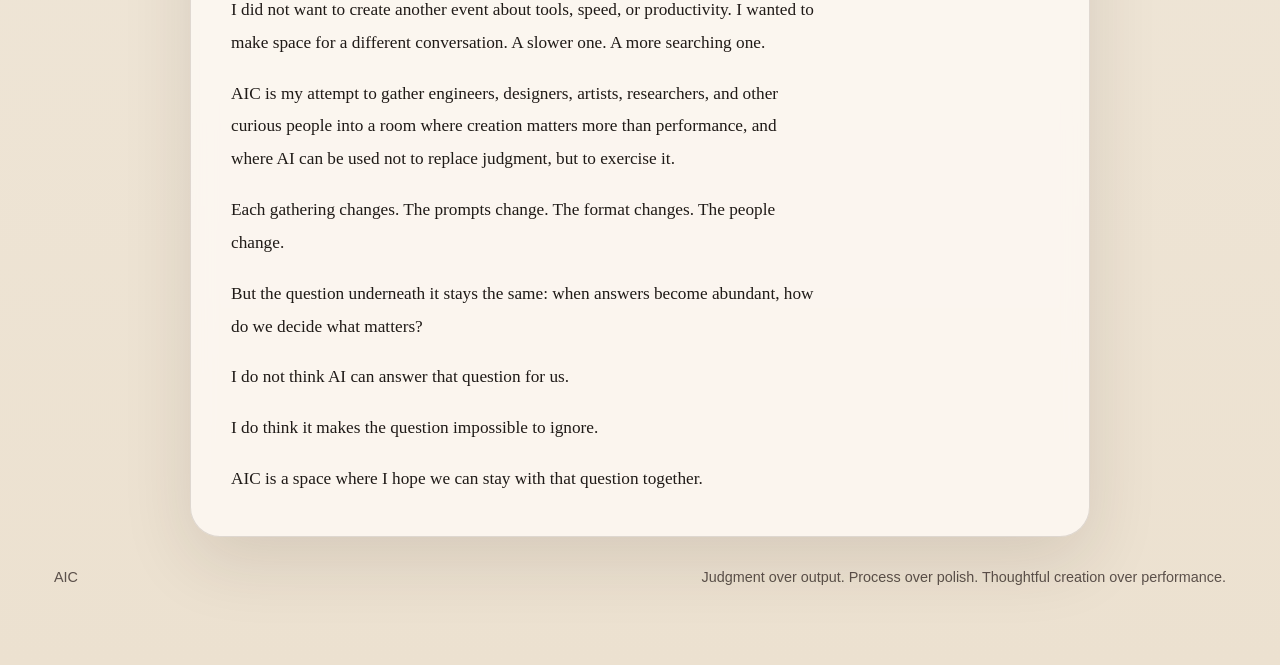
<file: why-i-started-aic.html>
<!DOCTYPE html>
<html lang="en">
  <head>
    <meta charset="UTF-8" />
    <meta name="viewport" content="width=device-width, initial-scale=1.0" />
    <title>Why I Started AIC | AIC</title>
    <meta
      name="description"
      content="An essay by the founder of AIC on engineering, art, AI, and the question of judgment."
    />
    <link rel="stylesheet" href="styles.css?v=59" />
    <link rel="canonical" href="https://aicircle.app/why-i-started-aic.html" />
    <meta property="og:site_name" content="Aesthetic Intelligence Circle (AIC)" />
    <meta property="og:type" content="article" />
    <meta property="og:title" content="Why I Started AIC | AIC" />
    <meta property="og:description" content="An essay by the founder of AIC on engineering, art, AI, and the question of judgment." />
    <meta property="og:url" content="https://aicircle.app/why-i-started-aic.html" />
    <meta property="og:image" content="https://aicircle.app/assets/founder-linli-wang.jpg" />
    <meta property="og:image:alt" content="Linli Wang, founder of Aesthetic Intelligence Circle." />
    <meta property="og:locale" content="en_US" />
    <meta name="twitter:card" content="summary_large_image" />
    <meta name="twitter:title" content="Why I Started AIC | AIC" />
    <meta name="twitter:description" content="An essay by the founder of AIC on engineering, art, AI, and the question of judgment." />
    <meta name="twitter:image" content="https://aicircle.app/assets/founder-linli-wang.jpg" />
    <meta name="twitter:image:alt" content="Linli Wang, founder of Aesthetic Intelligence Circle." />
    <script type="application/ld+json">
{
  "@context": "https://schema.org",
  "@graph": [
    {
      "@type": "Organization",
      "@id": "https://aicircle.app/#organization",
      "name": "Aesthetic Intelligence Circle",
      "alternateName": "AIC",
      "url": "https://aicircle.app/",
      "description": "A San Francisco Bay Area community exploring AI, art, creativity, and human connection through small-group workshops.",
      "foundingDate": "2025",
      "founder": {
        "@id": "https://aicircle.app/#founder"
      },
      "sameAs": [
        "https://luma.com/aestheticintelligence"
      ]
    },
    {
      "@type": "Person",
      "@id": "https://aicircle.app/#founder",
      "name": "Linli Wang",
      "url": "https://aicircle.app/#founder",
      "image": "https://aicircle.app/assets/founder-linli-wang.jpg"
    },
    {
      "@type": "WebSite",
      "@id": "https://aicircle.app/#website",
      "url": "https://aicircle.app/",
      "name": "Aesthetic Intelligence Circle (AIC)",
      "publisher": {
        "@id": "https://aicircle.app/#organization"
      },
      "inLanguage": "en"
    },
    {
      "@type": "BlogPosting",
      "@id": "https://aicircle.app/why-i-started-aic.html#article",
      "headline": "Why I Started AIC",
      "description": "An essay by the founder of AIC on engineering, art, AI, and the question of judgment.",
      "url": "https://aicircle.app/why-i-started-aic.html",
      "mainEntityOfPage": {
        "@id": "https://aicircle.app/why-i-started-aic.html#webpage"
      },
      "author": {
        "@id": "https://aicircle.app/#founder"
      },
      "publisher": {
        "@id": "https://aicircle.app/#organization"
      },
      "image": "https://aicircle.app/assets/founder-linli-wang.jpg",
      "inLanguage": "en"
    },
    {
      "@type": "WebPage",
      "@id": "https://aicircle.app/why-i-started-aic.html#webpage",
      "url": "https://aicircle.app/why-i-started-aic.html",
      "name": "Why I Started AIC | AIC",
      "description": "An essay by the founder of AIC on engineering, art, AI, and the question of judgment.",
      "isPartOf": {
        "@id": "https://aicircle.app/#website"
      },
      "about": {
        "@id": "https://aicircle.app/#organization"
      },
      "inLanguage": "en"
    }
  ]
}
    </script>
    <noscript><style>.hero, .section { opacity: 1; transform: none; }</style></noscript>
  </head>
  <body>
    <div class="page-shell">
      <header class="site-header">
        <a class="brand" href="/" aria-label="AIC home">
          <span class="brand-mark">AIC</span>
          <span class="brand-text">Aesthetic Intelligence Circle</span>
        </a>
        <nav class="site-nav" aria-label="Primary navigation">
          <a href="/#about">About</a>
          <a href="/#gatherings">Gatherings</a>
          <a href="/#journal">Journal</a>
          <a href="/#connect">Get Involved</a>
        </nav>
      </header>

      <main class="essay-page">
        <article class="section essay-article">
          <a class="text-link essay-back" href="/#journal">Back to Journal</a>

          <div class="essay-header">
            <h1>Why I Started AIC</h1>
            <p class="essay-byline">By <a class="text-link" href="/#founder">Linli Wang</a> · Aesthetic Intelligence Circle</p>
          </div>

          <div class="essay-content">
            <p>For most of my life, I thought engineering and art belonged to different worlds.</p>
            <p>Engineering was where you went for logic, efficiency, and solutions. Art seemed to belong somewhere else. It felt intuitive, emotional, and resistant to measurement. One side was supposed to produce answers. The other side seemed more interested in asking better questions.</p>
            <p>As an engineer, I learned to think in terms of systems, tradeoffs, and outcomes. When a problem appeared, the task was to find the best solution and move forward.</p>
            <p>Then AI arrived, and something in that logic started to shift.</p>
            <p>What stayed with me was not simply that AI could write code, generate images, or respond in fluent language. It was the speed at which it could produce possibilities. Suddenly, ideas were cheap. Variations were endless. Drafts appeared faster than I could fully look at them.</p>
            <p>The difficult part was no longer making something. The difficult part was deciding what deserved to remain.</p>
            <p>AI could give me one hundred images. It could not tell me which one felt alive.</p>
            <p>It could offer ten directions. It could not tell me which one matched the kind of person I wanted to become.</p>
            <p>The more I worked with AI, the more I found myself returning to one word: judgment.</p>
            <p>I do not mean judgment as correctness. I mean judgment as taste, meaning, and choice. I mean the human ability to sense when something is empty, when something is true, and when something is worth following further.</p>
            <p>Around the same time, I began spending more time in museums. At first it was simple curiosity. I visited the Museum of Fine Arts in Boston and the MIT Museum expecting to move between two different worlds, art on one side and science on the other.</p>
            <p>Instead, I kept running into the same patterns.</p>
            <p>At the MIT Museum, I saw scientists and engineers using form, image, and interaction to express ideas that could not be carried by equations alone. The work was analytical, but it was also sensorial. It asked people to see, feel, and interpret.</p>
            <p>At the MFA, two Monet paintings stopped me. They were both part of his Rouen Cathedral series from 1894, and seeing them side by side made the logic of observation feel suddenly visible.</p>

            <figure class="essay-figure essay-figure-single">
              <img
                class="essay-figure-image"
                src="assets/articles/why-i-started-aic/monet-rouen-pair.png"
                alt="Two Claude Monet paintings from the Rouen Cathedral series shown side by side for comparison."
              />
              <figcaption>
                Two works from Claude Monet's <em>Rouen Cathedral</em> series, seen side by side.
                What changed was not the subject, but the light, atmosphere, and felt experience of looking.
              </figcaption>
            </figure>

            <p>What moved me was not only their beauty. It was the discipline inside them. Monet was not chasing novelty. He stayed with the same cathedral and watched what happened as light changed. The structure remained, but the feeling of the image shifted completely. Stone became atmosphere. Architecture became vibration.</p>
            <p>That did not feel opposite to engineering. It felt strangely close to it.</p>
            <p>It was observation. It was patience. It was precision. It was the willingness to return to the same subject again and again until a pattern became visible.</p>
            <p>The more time I spent with work like this, the less separate art and engineering seemed. Both ask for attention. Both require decisions under uncertainty. Both depend on a way of seeing that can be trained but never fully automated.</p>
            <p>That realization changed how I thought about creativity. I stopped seeing art, engineering, work, and life as isolated domains. They began to feel like different expressions of the same practice: paying attention, making choices, and slowly learning what matters.</p>
            <p>That practice feels even more important in the age of AI.</p>
            <p>As AI becomes more capable of generating answers, human responsibility does not disappear. It becomes sharper. We still decide what is worth pursuing. We still decide what is beautiful. We still decide what feels meaningful. We still decide who we are becoming through the things we keep choosing.</p>
            <p>That is where AIC came from.</p>
            <p>I did not want to create another event about tools, speed, or productivity. I wanted to make space for a different conversation. A slower one. A more searching one.</p>
            <p>AIC is my attempt to gather engineers, designers, artists, researchers, and other curious people into a room where creation matters more than performance, and where AI can be used not to replace judgment, but to exercise it.</p>
            <p>Each gathering changes. The prompts change. The format changes. The people change.</p>
            <p>But the question underneath it stays the same: when answers become abundant, how do we decide what matters?</p>
            <p>I do not think AI can answer that question for us.</p>
            <p>I do think it makes the question impossible to ignore.</p>
            <p>AIC is a space where I hope we can stay with that question together.</p>
          </div>
        </article>
      </main>

      <footer class="site-footer">
        <p>AIC</p>
        <p>Judgment over output. Process over polish. Thoughtful creation over performance.</p>
      </footer>
    </div>

    <script src="script.js?v=5"></script>
  </body>
</html>
</file>
<file: styles.css>
:root {
  --bg: #f4efe6;
  --bg-soft: rgba(255, 251, 244, 0.7);
  --ink: #1f1a17;
  --muted: #5b504a;
  --line: rgba(61, 44, 35, 0.15);
  --accent: #8a4b2a;
  --accent-2: #31493c;
  --card: rgba(255, 252, 247, 0.76);
  --shadow: 0 24px 70px rgba(52, 35, 27, 0.12);
  --serif: "Iowan Old Style", "Palatino Linotype", "Book Antiqua", Georgia, serif;
  --sans: "Avenir Next", "Segoe UI", "Helvetica Neue", Arial, sans-serif;
}

* {
  box-sizing: border-box;
}

html {
  scroll-behavior: smooth;
}

body {
  margin: 0;
  min-height: 100vh;
  color: var(--ink);
  font-family: var(--sans);
  background:
    radial-gradient(circle at top left, rgba(169, 113, 72, 0.12), transparent 30%),
    radial-gradient(circle at 80% 20%, rgba(49, 73, 60, 0.12), transparent 25%),
    linear-gradient(180deg, #f9f4ea 0%, #f2ebdf 48%, #ece1d0 100%);
}

body::before {
  position: fixed;
  inset: 0;
  pointer-events: none;
  content: "";
  background-image:
    linear-gradient(rgba(255, 255, 255, 0.24) 1px, transparent 1px),
    linear-gradient(90deg, rgba(255, 255, 255, 0.22) 1px, transparent 1px);
  background-size: 42px 42px;
  mask-image: linear-gradient(180deg, rgba(0, 0, 0, 0.28), transparent 75%);
}

.page-shell {
  width: min(1180px, calc(100% - 40px));
  margin: 0 auto;
  padding: 24px 0 80px;
}

.site-header {
  display: flex;
  align-items: center;
  justify-content: space-between;
  gap: 24px;
  padding: 12px 0 24px;
}

.brand {
  display: inline-flex;
  align-items: center;
  gap: 14px;
  color: inherit;
  text-decoration: none;
}

.brand-mark {
  display: inline-flex;
  align-items: center;
  justify-content: center;
  width: 54px;
  height: 54px;
  border: 1px solid var(--line);
  border-radius: 50%;
  font-family: var(--serif);
  font-size: 1.1rem;
  letter-spacing: 0.18em;
  background: rgba(255, 250, 243, 0.7);
  box-shadow: var(--shadow);
}

.brand-text,
.site-nav a,
.button,
.eyebrow {
  letter-spacing: 0.08em;
  text-transform: uppercase;
}

.brand-text {
  font-size: 0.78rem;
  color: var(--muted);
}

.site-nav {
  display: flex;
  flex-wrap: wrap;
  gap: 18px;
}

.site-nav a {
  color: var(--muted);
  text-decoration: none;
  font-size: 0.75rem;
}

.hero,
.section {
  opacity: 0;
  transform: translateY(22px);
  transition:
    opacity 700ms ease,
    transform 700ms ease;
}

.is-visible {
  opacity: 1;
  transform: translateY(0);
}

.hero {
  display: grid;
  grid-template-columns: minmax(0, 1.5fr) minmax(280px, 0.9fr);
  gap: 28px;
  align-items: stretch;
  padding: 34px 0 56px;
}

.hero-copy,
.hero-panel,
.section {
  border: 1px solid var(--line);
  background: var(--card);
  backdrop-filter: blur(12px);
  box-shadow: var(--shadow);
}

.about-page {
  margin-top: 8px;
  padding: 0;
}

.about-card {
  margin-top: 0;
  overflow: hidden;
}

.hero-copy {
  padding: 48px;
  border-radius: 36px;
}

.hero-subtitle {
  margin: 14px 0 0;
  max-width: 48rem;
  color: rgb(255, 255, 255) !important;
  opacity: 1;
  font-size: 1.02rem;
  font-weight: 380;
  line-height: 1.7;
  text-shadow: 0 3px 22px rgba(8, 5, 4, 0.5);
}

.about-image {
  position: relative;
  margin: -40px -40px 34px;
  aspect-ratio: 1.82 / 1;
  overflow: hidden;
  border-radius: 30px 30px 0 0;
  border-bottom: 1px solid var(--line);
}

.about-image::after {
  position: absolute;
  inset: 0;
  content: "";
  background:
    linear-gradient(90deg, rgba(18, 12, 9, 0.84) 0%, rgba(18, 12, 9, 0.58) 36%, rgba(18, 12, 9, 0.2) 62%, rgba(18, 12, 9, 0.04) 100%),
    linear-gradient(180deg, rgba(20, 14, 10, 0.08) 0%, rgba(20, 14, 10, 0.2) 42%, rgba(20, 14, 10, 0.5) 100%);
}

.about-image img {
  transform: scale(1.04);
  filter: blur(4px) saturate(0.94) brightness(0.97);
  width: 100%;
  height: 100%;
  display: block;
  object-fit: cover;
  object-position: center 58%;
  transition:
    transform 1800ms cubic-bezier(0.22, 1, 0.36, 1),
    filter 1800ms ease;
  will-change: transform, filter;
}

.about-card .hero-overlay {
  position: absolute;
  inset: 0;
  z-index: 1;
  display: flex;
  align-items: end;
  padding: 56px;
}

.about-kicker {
  position: absolute;
  top: 42px;
  left: 56px;
  margin: 0;
  z-index: 2;
}

.about-card.is-visible .about-image img {
  transform: scale(1);
  filter: blur(4px) saturate(0.94) brightness(0.97);
}

.hero h1,
.section h2,
.gathering-card h3,
.note h3,
.connect-card h3 {
  font-family: var(--serif);
  font-weight: 500;
  line-height: 1.05;
  margin: 0;
}

.hero h1 {
  font-size: clamp(3rem, 7vw, 5.8rem);
  max-width: 11ch;
}

.eyebrow {
  margin: 0 0 18px;
  font-size: 0.72rem;
  color: var(--accent-2);
}

.eyebrow.about-kicker {
  color: #ffffff;
  text-shadow: 0 4px 18px rgba(0, 0, 0, 0.22);
}

.hero-text,
.section p,
.note p,
.connect-card p,
.panel-list li {
  color: var(--muted);
  line-height: 1.75;
  font-size: 1rem;
}

.hero-text {
  max-width: 54ch;
  margin: 26px 0 0;
  font-size: 1.08rem;
}

.hero-actions {
  display: flex;
  flex-wrap: wrap;
  gap: 14px;
  margin-top: 34px;
}

.button {
  display: inline-flex;
  align-items: center;
  justify-content: center;
  min-height: 48px;
  padding: 0 18px;
  border-radius: 999px;
  text-decoration: none;
  font-size: 0.76rem;
  transition:
    background 180ms ease,
    border-color 180ms ease,
    color 180ms ease,
    transform 180ms ease;
}

.button-primary {
  color: var(--accent);
  background: rgba(138, 75, 42, 0.12);
  border: 1px solid rgba(138, 75, 42, 0.22);
}

.button-secondary {
  color: var(--ink);
  background: rgba(255, 248, 239, 0.9);
  border: 1px solid var(--line);
}

.button-primary:hover {
  color: #6c3820;
  background: rgba(138, 75, 42, 0.18);
  border-color: rgba(138, 75, 42, 0.3);
  transform: translateY(-1px);
}

.button-secondary:hover {
  background: rgba(255, 246, 235, 1);
  border-color: rgba(61, 44, 35, 0.22);
  transform: translateY(-1px);
}

.hero-panel {
  padding: 28px;
  border-radius: 28px;
  align-self: end;
}

.panel-kicker {
  margin: 0 0 14px;
  font-family: var(--serif);
  font-size: 1.25rem;
}

.panel-list {
  margin: 0;
  padding-left: 18px;
}

.panel-list li + li {
  margin-top: 12px;
}

.hero-meta {
  display: grid;
  gap: 14px;
  margin-top: 24px;
  padding-top: 20px;
  border-top: 1px solid var(--line);
}

.hero-meta div {
  display: grid;
  gap: 2px;
}

.meta-label {
  font-size: 0.7rem;
  letter-spacing: 0.1em;
  text-transform: uppercase;
  color: var(--accent-2);
}

.section {
  margin-top: 24px;
  padding: 40px;
  border-radius: 30px;
}

.about-card .hero {
  padding-top: 0;
  grid-template-columns: 1fr;
  gap: 0;
}

.about-card .hero-copy,
.about-card .hero-panel {
  border: 0;
  background: transparent;
  box-shadow: none;
  backdrop-filter: none;
  padding: 0;
  max-width: min(100%, 1040px);
}

.about-card .hero-panel {
  align-self: stretch;
}

.about-card .hero-copy {
  border-radius: 0;
  display: grid;
  justify-items: start;
  align-content: start;
}

.about-card .hero-copy .eyebrow,
.about-card .hero-copy .section-lead {
  color: #fffaf2;
}

.about-card .hero-copy .button-secondary {
  color: #fffaf2;
  background: rgba(255, 250, 242, 0.1);
  border-color: rgba(255, 250, 242, 0.3);
}

.about-card .hero-copy .button-secondary:hover {
  background: rgba(255, 250, 242, 0.18);
}

.section-heading {
  display: grid;
  gap: 12px;
  margin-bottom: 28px;
}

.section-intro {
  width: min(100%, 62ch);
  margin: 0;
}

.section-lead {
  width: min(100%, 980px);
  margin: 0;
  font-family: var(--serif);
  font-size: clamp(2.2rem, 3.5vw, 3.8rem);
  font-weight: 500;
  line-height: 1.06;
  letter-spacing: -0.02em;
  text-align: left;
  text-wrap: balance;
}

.section h2 {
  font-size: clamp(2rem, 4vw, 3.4rem);
  max-width: 12ch;
}

h1.section-lead,
h2.section-lead {
  width: min(100%, 980px);
  max-width: none;
  font-size: clamp(2.2rem, 3.5vw, 3.8rem);
  line-height: 1.06;
}

.about-card .section-lead {
  width: auto;
  max-width: 20ch;
  font-size: clamp(1.82rem, 2.7vw, 2.92rem);
  line-height: 1.04;
  text-wrap: pretty;
  text-shadow: 0 10px 24px rgba(0, 0, 0, 0.28);
}

.about-card .hero-actions {
  margin-top: 24px;
}

.statement-grid,
.evolution-layout {
  display: grid;
  gap: 24px;
}

.about-summary {
  max-width: none;
  margin: 0;
  font-family: var(--serif);
  font-size: clamp(1.45rem, 2.3vw, 2rem);
  line-height: 1.45;
  color: var(--ink);
}

.about-subhead {
  margin-bottom: 16px;
}

.about-section {
  position: relative;
  display: grid;
  grid-template-columns: 1fr;
  gap: 34px;
  margin-top: 26px;
  padding-left: 34px;
}

.about-section::before {
  position: absolute;
  top: 6px;
  bottom: 6px;
  left: 8px;
  width: 1px;
  content: "";
  background: linear-gradient(
    180deg,
    rgba(61, 44, 35, 0.14) 0%,
    rgba(61, 44, 35, 0.24) 18%,
    rgba(61, 44, 35, 0.14) 100%
  );
}

.about-block {
  position: relative;
  min-width: 0;
}

.about-block.statement {
  width: min(100%, 760px);
}

.about-block.audience {
  width: min(100%, 760px);
}

.about-block.home {
  width: min(100%, 840px);
}

.about-block.evolution {
  width: min(100%, 840px);
}

.why-aic-list {
  display: grid;
  gap: 16px;
  margin-top: 2px;
  padding-left: 0;
}

.why-aic-item {
  position: relative;
  display: grid;
  gap: 4px;
  padding-left: 30px;
}

.why-aic-item::before {
  position: absolute;
  top: 0.42rem;
  left: -30px;
  width: 9px;
  height: 9px;
  border: 1px solid rgba(61, 44, 35, 0.14);
  border-radius: 50%;
  content: "";
  background: rgba(255, 252, 247, 0.96);
  box-shadow: 0 0 0 4px rgba(244, 239, 230, 0.58);
}

.why-aic-item h3 {
  margin: 0;
  font-family: var(--sans);
  font-size: 0.96rem;
  font-weight: 600;
  line-height: 1.3;
  letter-spacing: 0.01em;
  color: var(--ink);
}

.why-aic-item p {
  margin: 0;
  color: var(--muted);
  font-size: 1rem;
  line-height: 1.7;
}

.who-aic-copy {
  margin: 0;
  color: var(--muted);
  font-size: 1rem;
  line-height: 1.7;
}

.founder-note-strip {
  display: flex;
  align-items: center;
  gap: 18px;
  width: min(100%, 760px);
  padding: 16px 18px;
  border-radius: 24px;
  background: rgba(255, 250, 242, 0.78);
  border: 1px solid rgba(61, 44, 35, 0.08);
}

.founder-summary {
  margin: 0;
  color: var(--ink);
  font-family: var(--serif);
  font-size: 1.1rem;
  line-height: 1.45;
}

.about-location {
  margin: -10px 0 2px;
  color: rgba(61, 44, 35, 0.56);
  font-size: 0.65rem;
  line-height: 1.2;
  font-weight: 500;
  letter-spacing: 0.14em;
  text-transform: uppercase;
}

.founder-portrait {
  flex: 0 0 auto;
  width: 96px;
  height: 96px;
  border-radius: 50%;
  overflow: hidden;
  border: 1px solid rgba(61, 44, 35, 0.1);
  box-shadow: 0 10px 26px rgba(61, 44, 35, 0.08);
}

.founder-portrait img {
  width: 100%;
  height: 100%;
  display: block;
  object-fit: cover;
}

.home-note-strip {
  align-items: flex-start;
}

.home-portrait {
  background: #9f1608;
}

.founder-note-copy {
  display: grid;
  gap: 14px;
  flex: 1 1 auto;
}

.founder-link {
  font-size: 0.92rem;
}

.about-block::before {
  position: absolute;
  top: 0.45rem;
  left: -34px;
  width: 17px;
  height: 17px;
  border: 1px solid rgba(61, 44, 35, 0.16);
  border-radius: 50%;
  content: "";
  background: rgba(255, 252, 247, 0.95);
  box-shadow: 0 0 0 6px rgba(244, 239, 230, 0.72);
}

.statement-grid {
  grid-template-columns: repeat(2, minmax(0, 1fr));
}

.evolution-layout {
  grid-template-columns: minmax(0, 1.15fr) minmax(0, 0.95fr);
  align-items: start;
}

.evolution-lead {
  margin: 0;
  font-family: var(--serif);
  font-size: clamp(1.5rem, 2.8vw, 2.35rem);
  line-height: 1.35;
  color: var(--ink);
}

.evolution-notes {
  display: grid;
  gap: 16px;
}

.note,
.connect-card {
  padding: 24px;
  border-radius: 24px;
  background: rgba(255, 250, 242, 0.85);
  border: 1px solid rgba(61, 44, 35, 0.1);
}

.gatherings-grid,
.host-layout,
.connect-layout,
.connect-stack {
  display: grid;
  gap: 18px;
}

.gatherings-spotlight,
.upcoming-card,
.upcoming-actions,
.gatherings-archive {
  display: grid;
  gap: 18px;
}

.gatherings-intro {
  max-width: 68ch;
  margin: 0;
  text-align: left;
}

.gatherings-header {
  display: flex;
  flex-direction: column;
  align-items: flex-start;
  justify-content: flex-start;
  gap: 14px;
  width: min(100%, 980px);
  margin: 0 0 34px;
  text-align: left;
}

.gatherings-header .eyebrow {
  margin: 0;
}

.gatherings-header h2 {
  margin: 0;
  max-width: none;
}

.gatherings-signup {
  display: flex;
  flex-direction: column;
  align-items: center;
  gap: 16px;
  width: min(100%, 980px);
  margin: 0 auto 34px;
  text-align: center;
}

.gatherings-signup .gatherings-intro {
  text-align: center;
}

.gatherings-grid {
  grid-template-columns: 1fr;
}

.gatherings-more-toggle {
  display: flex;
  width: fit-content;
  max-width: 100%;
  margin: 0 auto;
  gap: 12px;
  cursor: pointer;
  list-style: none;
}

.gatherings-more-toggle::-webkit-details-marker {
  display: none;
}

.gatherings-more-toggle:focus-visible {
  outline: 2px solid var(--accent);
  outline-offset: 4px;
}

.gatherings-more-icon {
  width: 7px;
  height: 7px;
  border-right: 1.5px solid currentColor;
  border-bottom: 1.5px solid currentColor;
  transform: rotate(45deg) translateY(-2px);
}

.gatherings-less-label,
.gatherings-more[open] .gatherings-more-label {
  display: none;
}

.gatherings-more[open] .gatherings-less-label {
  display: inline;
}

.gatherings-more[open] .gatherings-more-icon {
  transform: rotate(225deg) translate(-2px, -2px);
}

.gatherings-more[open] > .gatherings-grid {
  margin-top: 20px;
}

.gatherings-spotlight,
.gatherings-archive {
  width: min(100%, 980px);
  margin: 0 auto;
}

.gatherings-spotlight {
  grid-template-columns: 1fr;
  margin-bottom: 0;
}

.gatherings-next {
  margin-bottom: 26px;
}

.next-gathering-note {
  display: grid;
  grid-template-columns: minmax(220px, 0.9fr) minmax(0, 1.2fr);
  align-items: stretch;
  gap: 22px;
  padding: 20px 24px;
  border-radius: 22px;
  background: rgba(255, 250, 242, 0.72);
  border: 1px solid rgba(61, 44, 35, 0.1);
}

.next-gathering-media {
  aspect-ratio: 1;
  align-self: center;
  overflow: hidden;
  border-radius: 18px;
  min-height: 260px;
}

.next-gathering-media img {
  width: 100%;
  height: 100%;
  display: block;
  object-fit: cover;
}

.next-gathering-content {
  display: grid;
  align-content: center;
  gap: 18px;
  min-width: 0;
}

.next-gathering-copy {
  display: grid;
  gap: 6px;
  max-width: 40rem;
}

.next-gathering-copy h3,
.next-gathering-copy p {
  margin: 0;
}

.next-gathering-copy h3 {
  font-family: var(--serif);
  font-size: 1.35rem;
  font-weight: 500;
  line-height: 1.15;
}

.next-gathering-meta {
  color: var(--ink);
  font-size: 0.92rem;
}

.next-gathering-tag {
  color: var(--accent-2);
  font-size: 0.88rem;
}

.next-gathering-copy p {
  color: var(--muted);
  font-size: 0.98rem;
  line-height: 1.6;
}

.next-gathering-actions {
  display: flex;
  flex-wrap: wrap;
  align-items: center;
  justify-content: flex-start;
  gap: 12px;
}

.upcoming-media {
  flex: 0 0 42%;
  min-height: 320px;
  overflow: hidden;
  border-radius: 18px;
}

.upcoming-media img {
  width: 100%;
  height: 100%;
  display: block;
  object-fit: cover;
  object-position: center;
  border-radius: 18px;
}

.upcoming-meta,
.gatherings-archive-intro {
  margin: 0;
}

.upcoming-title {
  margin: 10px 0 0;
  font-family: var(--serif);
  font-weight: 500;
  line-height: 1.04;
}

.upcoming-title {
  font-size: clamp(2rem, 3.6vw, 3rem);
  max-width: 14ch;
}

.upcoming-body {
  flex: 0 0 58%;
  display: flex;
  flex-direction: column;
  justify-content: center;
  min-width: 0;
  padding: 6px 0;
}

.upcoming-body .eyebrow,
.gatherings-archive-header .eyebrow {
  margin-bottom: 10px;
}

.upcoming-meta {
  margin-top: 8px;
  color: var(--accent-2);
  font-size: 0.9rem;
}

.upcoming-actions {
  grid-template-columns: repeat(2, max-content);
  align-items: center;
  margin-top: 10px;
}

.gatherings-archive {
  gap: 20px;
}

.gatherings-archive-header {
  display: grid;
  gap: 8px;
}

.gatherings-archive-intro {
  color: var(--muted);
}

.gathering-card {
  display: flex;
  width: min(100%, 980px);
  margin: 0 auto;
  gap: 22px;
  align-items: center;
  min-height: 320px;
  overflow: hidden;
  padding: 24px;
  border-radius: 24px;
  background: rgba(255, 250, 242, 0.85);
  border: 1px solid rgba(61, 44, 35, 0.1);
}

.card-index {
  display: inline-block;
  margin-bottom: 18px;
  color: var(--accent);
  font-size: 0.85rem;
  letter-spacing: 0.14em;
}

.gathering-media {
  flex: 0 0 42%;
  aspect-ratio: 1.08 / 1;
  overflow: hidden;
  border-radius: 18px;
}

.gathering-media img,
.gathering-gallery img {
  width: 100%;
  height: 100%;
  object-fit: cover;
  display: block;
  border-radius: 18px;
}

.gathering-body {
  flex: 0 0 28%;
  display: flex;
  flex-direction: column;
  justify-content: center;
  min-width: 0;
  padding: 6px 0;
}

.gathering-card-photo-story .gathering-media {
  min-height: 0;
  aspect-ratio: 1600 / 1171;
}

.gathering-card-photo-story .gathering-gallery {
  display: grid;
  grid-template-rows: auto;
  align-self: center;
}

.gathering-card-photo-story .gathering-gallery img {
  height: auto;
  aspect-ratio: 3 / 2;
}

.gathering-card-photo-story .gathering-materials-photo {
  filter: brightness(1.18);
}

.gathering-card-photo-story .gathering-gallery .gathering-sharing-photo {
  aspect-ratio: 1;
  object-position: 58% 65%;
  filter: brightness(1.08);
}

.gathering-title {
  margin-top: 2px;
  max-width: none;
  line-height: 1.1;
  text-wrap: balance;
  font-size: 1.55rem;
}

.gathering-meta,
.gathering-tag {
  margin: 8px 0 0;
  font-size: 0.9rem;
}

.gathering-meta {
  color: var(--ink);
}

.gathering-tag {
  color: var(--accent-2);
}

.gathering-links {
  display: flex;
  flex-wrap: wrap;
  align-items: center;
  gap: 8px;
  margin-top: 12px;
}

.gathering-links-stack {
  display: grid;
  justify-items: start;
  gap: 10px;
}

.gathering-links-secondary {
  display: flex;
  flex-wrap: wrap;
  align-items: center;
  gap: 8px;
}

.text-link {
  color: var(--accent);
  text-decoration: none;
  font-size: 0.9rem;
}

.link-divider {
  color: rgba(61, 44, 35, 0.34);
  font-size: 0.84rem;
}

.gathering-gallery {
  flex: 0 0 22%;
  display: grid;
  gap: 12px;
  grid-template-rows: repeat(2, minmax(0, 1fr));
  align-self: stretch;
  min-width: 0;
}

.gathering-gallery img {
  aspect-ratio: 1 / 1;
}

.connect-content {
  width: min(100%, 980px);
  margin: 0 auto;
}

.connect .eyebrow {
  margin: 0 0 20px;
}

.connect h2 {
  max-width: 20ch;
  font-size: clamp(2.2rem, 4.5vw, 3.65rem);
  line-height: 1.08;
  text-wrap: balance;
}

.connect-intro {
  max-width: 57ch;
  margin: 22px 0 32px;
}

.connect-tabs {
  display: flex;
  gap: 6px;
  padding: 6px;
  border: 1px solid var(--line);
  border-radius: 16px;
  background: rgba(49, 73, 60, 0.04);
  margin-bottom: 18px;
}

.connect-tab {
  flex: 1;
  min-height: 48px;
  padding: 12px 16px;
  border: 1px solid transparent;
  border-radius: 11px;
  background: transparent;
  color: var(--muted);
  font: inherit;
  font-size: 0.94rem;
  cursor: pointer;
}

.connect-tab:hover { color: var(--accent-2); }
.connect-tab[aria-selected="true"] {
  background: #fffbf5;
  border-color: var(--line);
  color: var(--accent-2);
  box-shadow: 0 2px 8px rgba(52, 35, 27, 0.04);
}

.connect-other {
  display: inline-block;
  min-height: 44px;
  margin-top: 14px;
  padding: 8px 0;
  border: 0;
  background: transparent;
  color: var(--muted);
  font: inherit;
  font-size: 0.88rem;
  text-align: left;
  cursor: pointer;
}

.connect-other > span {
  color: var(--accent-2);
  text-decoration: underline;
  text-underline-offset: 4px;
}

.contact-panel {
  position: relative;
  margin-top: 18px;
  padding: 36px;
  border: 1px solid var(--line);
  border-radius: 22px;
  background: rgba(255, 251, 245, 0.92);
  scroll-margin-top: 24px;
}

.contact-panel[hidden],
.contact-panel [hidden] {
  display: none;
}

.contact-panel h3 {
  margin: 0;
  font-family: var(--serif);
  font-size: 2rem;
  font-weight: 500;
  line-height: 1.15;
}

.contact-intro { margin: 12px 0 24px; }
.contact-intents { margin: 0 0 24px; padding: 0; border: 0; }

.contact-intents legend,
.contact-field > label {
  display: block;
  margin-bottom: 10px;
  padding: 0;
  font-size: 0.9rem;
}

.contact-intent-options { display: flex; flex-wrap: wrap; gap: 8px; }
.contact-intent-options label { position: relative; cursor: pointer; }
.contact-intent-options input { position: absolute; opacity: 0; width: 1px; height: 1px; }
.contact-intent-options span {
  display: inline-flex;
  align-items: center;
  min-height: 44px;
  padding: 8px 16px;
  border: 1px solid var(--line);
  border-radius: 999px;
  font-size: 0.86rem;
}
.contact-intent-options input:checked + span { background: var(--accent-2); border-color: var(--accent-2); color: #fffaf3; }
.contact-field { margin-bottom: 22px; }
.contact-field input,
.contact-field textarea {
  display: block;
  width: 100%;
  padding: 13px 15px;
  border: 1px solid rgba(61, 44, 35, 0.25);
  border-radius: 10px;
  background: #fffcf7;
  color: var(--ink);
  font: inherit;
  font-size: 1rem;
  line-height: 1.6;
}
.contact-field input { max-width: 440px; }
.contact-field textarea { min-height: 128px; resize: vertical; }
.contact-field input::placeholder,
.contact-field textarea::placeholder { color: #7a7068; }
.connect :is(button, a, input, textarea):focus-visible,
.contact-intent-options input:focus-visible + span {
  outline: 2px solid var(--accent-2);
  outline-offset: 4px;
}
.contact-panel .contact-hint { margin: 8px 0 0; font-size: 0.8rem; }
.contact-honeypot { position: absolute; width: 1px; height: 1px; overflow: hidden; clip-path: inset(50%); }
.contact-send-row { display: flex; align-items: center; gap: 20px; }
.contact-send { gap: 24px; background: var(--accent-2); color: #fffaf3; border: 1px solid var(--accent-2); font-family: inherit; cursor: pointer; }
.contact-send:hover:not(:disabled) { background: #213629; }
.contact-send:disabled { opacity: 0.5; cursor: not-allowed; }
.contact-send-row p { margin: 0; font-size: 0.8rem; }
.contact-panel .contact-status { margin: 14px 0 0; font-size: 0.88rem; }
.contact-status:empty { display: none; }
.contact-status[data-error="true"] { color: #9c3426; }
.contact-success { max-width: 600px; }
.contact-success-mark { display: inline-flex; justify-content: center; align-items: center; width: 40px; height: 40px; margin-bottom: 20px; border-radius: 50%; background: #e6ebdf; color: var(--accent-2); }
.connect-luma { padding-block: 48px; }
.connect-luma p { max-width: 48ch; margin: 18px 0 28px; }
.connect-luma .button { gap: 24px; }

@media (max-width: 720px) {
  .connect-tab { font-size: 0.83rem; padding: 10px 8px; }
  .contact-panel { padding: 24px 20px; border-radius: 18px; }
  .contact-send-row { align-items: start; flex-direction: column; gap: 12px; }
  .contact-send { width: 100%; justify-content: space-between; }
  .connect-luma { padding-block: 32px; }
}

@media (prefers-reduced-motion: reduce) {
  .connect { transition: none; }
}

.journal-list {
  display: grid;
  gap: 16px;
}

.journal-entry-preview {
  display: grid;
  grid-template-columns: minmax(0, 1.3fr) minmax(160px, 0.7fr);
  gap: 24px;
  padding: 28px;
  border-radius: 24px;
  background:
    linear-gradient(180deg, rgba(255, 250, 242, 0.78), rgba(255, 250, 242, 0.96)),
    radial-gradient(circle at top right, rgba(138, 75, 42, 0.1), transparent 34%);
  border: 1px solid rgba(61, 44, 35, 0.08);
  align-items: start;
}

.journal-entry-main,
.journal-entry-side {
  display: grid;
}

.journal-entry-main {
  gap: 14px;
}

.journal-entry-side {
  gap: 10px;
  justify-items: end;
  align-content: start;
}

.journal-entry-kicker,
.journal-entry-author {
  margin: 0;
  font-size: 0.88rem;
  color: var(--accent-2);
  letter-spacing: 0.08em;
  text-transform: uppercase;
}

.journal-entry-preview h3 {
  margin: 0;
  font-family: var(--serif);
  font-size: clamp(2rem, 3vw, 2.75rem);
  line-height: 1.04;
  max-width: 14ch;
}

.journal-entry-link {
  color: var(--ink);
  text-decoration: none;
  background-image: linear-gradient(rgba(138, 75, 42, 0.32), rgba(138, 75, 42, 0.32));
  background-position: 0 100%;
  background-repeat: no-repeat;
  background-size: 0 1px;
  transition:
    color 180ms ease,
    background-size 180ms ease;
}

.journal-entry-link:hover {
  color: var(--accent);
  background-size: 100% 1px;
}

.journal-entry-link:focus-visible {
  outline: 2px solid rgba(138, 75, 42, 0.32);
  outline-offset: 2px;
}

.journal-entry-hook {
  width: min(100%, 58ch);
  margin: 0;
}

.essay-page {
  margin-top: 8px;
}

.gathering-detail-page {
  margin-top: 8px;
}

.gathering-detail {
  width: min(100%, 980px);
  margin: 0 auto;
  padding: 40px;
}

.gathering-detail-header {
  display: grid;
  gap: 12px;
  margin-bottom: 34px;
}

.gathering-detail-header h1,
.gathering-detail-title {
  margin: 0;
  font-family: var(--serif);
  font-weight: 500;
  line-height: 1.04;
}

.gathering-detail-header h1 {
  font-size: clamp(2.6rem, 5vw, 4.4rem);
  max-width: 12ch;
}

.gathering-detail-title {
  font-size: clamp(1.55rem, 2.8vw, 2.2rem);
  max-width: 20ch;
}

.gathering-detail-meta,
.gathering-detail-tag,
.gathering-detail-intro {
  margin: 0;
}

.gathering-detail-meta {
  color: var(--ink);
  font-size: 0.96rem;
}

.gathering-detail-tag {
  color: var(--accent-2);
  font-size: 0.92rem;
}

.gathering-detail-intro {
  width: min(100%, 64ch);
  color: var(--muted);
  font-size: 1.02rem;
  line-height: 1.75;
}

.gathering-detail-actions {
  display: flex;
  flex-wrap: wrap;
  gap: 12px;
  margin-top: 8px;
}

.gathering-detail-section + .gathering-detail-section {
  margin-top: 34px;
}

.gathering-detail-heading {
  margin-bottom: 22px;
}

.detail-photo-grid {
  display: grid;
  grid-template-columns: 1.18fr 0.82fr 0.82fr;
  gap: 16px;
}

.detail-photo-card {
  margin: 0;
  overflow: hidden;
  border-radius: 22px;
  background: rgba(255, 250, 242, 0.95);
  border: 1px solid rgba(61, 44, 35, 0.08);
}

.detail-photo-card img {
  width: 100%;
  height: 100%;
  min-height: 260px;
  display: block;
  object-fit: cover;
}

.detail-photo-card-wide img {
  min-height: 380px;
}

.related-reading-card {
  display: grid;
  gap: 12px;
  padding: 24px;
  border-radius: 24px;
  background:
    linear-gradient(180deg, rgba(255, 250, 242, 0.82), rgba(255, 250, 242, 0.96)),
    radial-gradient(circle at top right, rgba(138, 75, 42, 0.08), transparent 32%);
  border: 1px solid rgba(61, 44, 35, 0.08);
}

.related-reading-card p:last-of-type {
  margin: 0;
}

.essay-article {
  width: min(100%, 900px);
  margin: 0 auto;
  padding: 40px;
}

.essay-back {
  display: inline-flex;
  margin-bottom: 28px;
}

.essay-header {
  display: grid;
  gap: 0;
  margin-bottom: 30px;
}

.essay-header h1 {
  margin: 0;
  font-family: var(--serif);
  font-size: clamp(2.6rem, 5vw, 4.4rem);
  font-weight: 500;
  line-height: 1.02;
  max-width: 12ch;
}

.essay-content {
  display: grid;
  gap: 18px;
}

.essay-figures {
  display: grid;
  gap: 18px;
  grid-template-columns: repeat(2, minmax(0, 1fr));
  width: min(100%, 760px);
  margin: 10px 0 6px;
}

.essay-figure {
  margin: 0;
  display: grid;
  gap: 10px;
}

.essay-figure-single {
  width: min(100%, 760px);
  margin: 10px 0 6px;
}

.essay-figure-portrait {
  width: min(100%, 520px);
  margin-inline: auto;
}

.essay-figure-image {
  width: 100%;
  height: auto;
  display: block;
  border-radius: 20px;
  border: 1px solid rgba(61, 44, 35, 0.08);
  box-shadow: var(--shadow);
}

.essay-figure figcaption {
  width: min(100%, 46ch);
  color: var(--muted);
  font-size: 0.92rem;
  line-height: 1.7;
}

.essay-content p {
  width: min(100%, 68ch);
  margin: 0;
  color: var(--ink);
  font-family: var(--serif);
  font-size: 1.08rem;
  line-height: 1.9;
}

.gallery-grid {
  display: grid;
  gap: 18px;
  grid-template-columns: repeat(2, minmax(0, 1fr));
}

.gallery-card {
  display: grid;
  gap: 12px;
  grid-template-rows: auto 1fr;
  overflow: hidden;
  border-radius: 24px;
  background: rgba(255, 250, 242, 0.95);
  border: 1px solid rgba(61, 44, 35, 0.08);
  align-content: start;
}

.gallery-card-text {
  padding: 24px;
  grid-template-rows: 1fr;
  background:
    linear-gradient(180deg, rgba(255, 249, 242, 0.98), rgba(248, 239, 228, 0.94));
}

.gallery-card img {
  width: 100%;
  height: 320px;
  object-fit: cover;
  background: #e9dfcf;
  display: block;
}

.outputs-gallery {
  align-items: start;
}

.outputs-gallery .gallery-card {
  margin: 0;
}

.outputs-gallery .gallery-card img {
  height: auto;
}

.output-image-link {
  display: block;
}

.output-image-link:focus-visible {
  outline: 3px solid var(--accent);
  outline-offset: -3px;
}

.gallery-card figcaption {
  margin: 0;
  padding: 0 18px 18px;
  color: var(--muted);
  font-size: 0.95rem;
  line-height: 1.7;
}

.gallery-copy {
  display: grid;
  gap: 12px;
}

.gallery-copy h3 {
  margin: 0;
  font-family: var(--serif);
  font-size: 1.42rem;
  line-height: 1.16;
}

.gallery-copy p:last-child {
  margin: 0;
}

.gallery-label {
  display: block;
  margin-bottom: 6px;
  color: var(--accent);
  font-size: 0.78rem;
  letter-spacing: 0.12em;
  text-transform: uppercase;
}

.site-footer {
  display: flex;
  justify-content: space-between;
  gap: 16px;
  margin-top: 24px;
  padding: 8px 4px 0;
  color: var(--muted);
  font-size: 0.9rem;
}

.site-footer p {
  margin: 0;
}

@media (max-width: 1080px) {
  .gathering-card-photo-story .gathering-gallery .gathering-sharing-photo {
    aspect-ratio: 3 / 2;
  }

  .hero,
  .statement-grid,
  .evolution-layout,
  .connect-layout,
  .connect-stack,
  .gallery-grid {
    grid-template-columns: 1fr;
  }

  .upcoming-card,
  .upcoming-actions {
    grid-template-columns: 1fr;
  }

  .upcoming-card {
    display: grid;
    grid-template-columns: 1fr;
    min-height: auto;
  }

  .gathering-card {
    display: grid;
    grid-template-columns: 1fr;
    min-height: auto;
  }

  .next-gathering-note {
    grid-template-columns: 1fr;
    align-items: start;
  }

  .next-gathering-media {
    min-height: 240px;
  }

  .founder-note-strip {
    flex-direction: column;
    align-items: flex-start;
  }

  .next-gathering-actions {
    justify-content: flex-start;
  }

  .upcoming-media {
    flex: none;
    min-height: 260px;
  }

  .gathering-media {
    flex: none;
    min-height: 260px;
    aspect-ratio: auto;
  }

  .gathering-body,
  .gathering-gallery,
  .upcoming-body {
    flex: none;
  }

  .gathering-gallery {
    grid-template-columns: repeat(2, minmax(0, 1fr));
    grid-template-rows: none;
    align-self: auto;
  }

  .detail-photo-grid {
    grid-template-columns: 1fr;
  }

  .detail-photo-card img,
  .detail-photo-card-wide img {
    min-height: 260px;
  }

  .section h2,
  .hero h1 {
    max-width: none;
  }
}

@media (max-width: 720px) {
  body::before {
    background-size: 30px 30px;
    opacity: 0.48;
  }

  .page-shell {
    width: min(100% - 24px, 1180px);
    padding-top: 12px;
    padding-bottom: 56px;
  }

  .about-page {
    padding: 0;
  }

  .site-header {
    gap: 14px;
    padding-bottom: 18px;
  }

  .brand {
    gap: 12px;
  }

  .brand-mark {
    width: 48px;
    height: 48px;
    font-size: 1rem;
  }

  .brand-text {
    font-size: 0.72rem;
  }

  .site-nav {
    width: 100%;
    gap: 10px;
  }

  .site-nav a {
    flex: 1 1 140px;
    min-height: 40px;
    display: inline-flex;
    align-items: center;
    justify-content: center;
    padding: 0 12px;
    border: 1px solid rgba(61, 44, 35, 0.1);
    border-radius: 999px;
    background: rgba(255, 250, 242, 0.65);
  }

  .about-image {
    margin: -26px -26px 26px;
    aspect-ratio: 0.92 / 1;
    border-radius: 24px 24px 0 0;
  }

  .about-image::after {
    background:
      linear-gradient(180deg, rgba(17, 11, 8, 0.12) 0%, rgba(17, 11, 8, 0.34) 42%, rgba(17, 11, 8, 0.78) 100%),
      linear-gradient(90deg, rgba(18, 12, 9, 0.82) 0%, rgba(18, 12, 9, 0.34) 58%, rgba(18, 12, 9, 0.08) 100%);
  }

  .about-section {
    gap: 24px;
    margin-top: 12px;
    padding-left: 0;
  }

  .about-section::before,
  .about-block::before {
    display: none;
  }

  .about-block.statement,
  .about-block.audience,
  .about-block.evolution {
    width: 100%;
  }

  .about-card .hero-overlay {
    display: grid;
    align-content: end;
    justify-items: start;
    padding: 22px 20px 18px;
  }

  .about-kicker {
    position: static;
    margin: 0 0 10px;
  }

  .about-card .hero-copy {
    max-width: min(100%, 22rem);
    gap: 12px;
  }

  .about-card .section-lead {
    max-width: 9.5ch;
    font-size: clamp(1.52rem, 7.4vw, 1.98rem);
    line-height: 1.08;
  }

  .hero-subtitle {
    max-width: 21rem;
    font-size: 0.9rem;
    line-height: 1.7;
  }

  .about-card .hero-actions {
    margin-top: 12px;
  }

  .about-summary {
    font-size: clamp(1.08rem, 4.9vw, 1.32rem);
    line-height: 1.58;
  }

  .site-header,
  .site-footer {
    flex-direction: column;
    align-items: flex-start;
  }

  .hero-copy,
  .section,
  .hero-panel {
    padding: 22px;
    border-radius: 22px;
  }

  .hero {
    padding-top: 10px;
  }

  .hero h1 {
    font-size: clamp(2.35rem, 15vw, 4rem);
  }

  .gatherings-header {
    gap: 10px;
    margin-bottom: 24px;
  }

  .gatherings-intro {
    font-size: 0.98rem;
    line-height: 1.65;
  }

  .gatherings-spotlight,
  .gatherings-archive {
    gap: 16px;
  }

  .upcoming-card {
    padding: 18px;
    border-radius: 20px;
  }

  .upcoming-media {
    min-height: 220px;
    border-radius: 16px;
  }

  .next-gathering-media {
    min-height: 220px;
    border-radius: 16px;
  }

  .upcoming-media img {
    border-radius: 16px;
  }

  .next-gathering-media img {
    border-radius: 16px;
  }

  .upcoming-title {
    font-size: 1.8rem;
    max-width: 13ch;
  }

  .upcoming-actions .button {
    width: 100%;
  }

  .gathering-card {
    padding: 18px;
    gap: 16px;
    border-radius: 20px;
  }

  .gathering-media {
    min-height: 220px;
    border-radius: 16px;
  }

  .gathering-media img,
  .gathering-gallery img {
    border-radius: 16px;
  }

  .gathering-body {
    padding: 0;
  }

  .card-index {
    margin-bottom: 12px;
    font-size: 0.76rem;
  }

  .gathering-title {
    font-size: 1.32rem;
    line-height: 1.12;
  }

  .gathering-gallery {
    display: none;
  }

  .gathering-meta,
  .gathering-tag {
    font-size: 0.84rem;
  }

  .gathering-links {
    gap: 6px;
  }

  .gathering-links-stack,
  .gathering-links-secondary {
    gap: 6px;
  }

  .link-divider {
    display: none;
  }

  .connect .eyebrow {
    margin-bottom: 18px;
  }

  .connect-card {
    border-radius: 20px;
  }

  .journal-entry-preview,
  .essay-article,
  .gallery-card {
    border-radius: 20px;
  }

  .why-aic-list {
    gap: 14px;
  }

  .why-aic-item {
    padding-left: 24px;
  }

  .why-aic-item::before {
    left: -24px;
  }

  .who-aic-copy,
  .why-aic-item p {
    font-size: 0.96rem;
    line-height: 1.72;
  }

  .founder-note-strip {
    gap: 14px;
    padding: 14px;
    border-radius: 18px;
  }

  .founder-portrait {
    width: 72px;
    height: 72px;
  }

  .founder-summary {
    font-size: 0.98rem;
    line-height: 1.52;
  }

  .journal-entry-preview {
    grid-template-columns: 1fr;
    gap: 16px;
  }

  .journal-entry-side {
    justify-items: start;
  }

  .connect-kicker {
    margin-bottom: 12px;
  }

  .connect-card h3 {
    font-size: 1.35rem;
  }

  .connect-card .button {
    width: 100%;
  }

  .gallery-card img {
    height: 220px;
  }

  .essay-article {
    padding: 22px;
  }

  .gathering-detail {
    padding: 22px;
  }

  .essay-header h1 {
    max-width: 100%;
    font-size: clamp(2.05rem, 10vw, 2.8rem);
  }

  .gathering-detail-header h1 {
    max-width: 100%;
    font-size: clamp(2.05rem, 10vw, 2.8rem);
  }

  .gathering-detail-title {
    max-width: 100%;
    font-size: 1.45rem;
    line-height: 1.14;
  }

  .gathering-detail-intro {
    font-size: 0.98rem;
    line-height: 1.72;
  }

  .gathering-detail-actions .button {
    width: 100%;
  }

  .essay-content {
    gap: 16px;
  }

  .essay-figures {
    grid-template-columns: 1fr;
    gap: 16px;
  }

  .essay-content p {
    font-size: 1rem;
    line-height: 1.82;
  }

  .site-footer {
    gap: 8px;
    font-size: 0.82rem;
  }

  .hero,
  .section {
    transition: none;
    transform: none;
  }
}


/* Workshop details reuse the gathering archive typography and palette. */
.event-title-link { color: inherit; text-decoration: none; }
.event-title-link:hover { text-decoration: underline; text-underline-offset: .18em; }
.essay-byline { margin: 0; color: var(--muted); font-size: .9rem; line-height: 1.6; }
.workshop-hero { display: grid; grid-template-columns: 1.12fr 1fr; align-items: center; gap: 32px; margin: 24px 0 30px; }
.workshop-hero .gathering-detail-header { margin: 0; }
.workshop-hero h1 { max-width: 15ch; font-size: clamp(2.35rem, 4.5vw, 3.6rem); }
.workshop-cover { display: block; width: 100%; height: auto; border-radius: 18px; }
.workshop-host, .workshop-ticket-note { color: var(--muted); font-size: .88rem; line-height: 1.6; margin: 0; }
.workshop-booking { padding: 24px; border: 1px solid var(--line); border-radius: 18px; background: var(--bg-soft); margin-bottom: 36px; }
.workshop-facts { display: grid; grid-template-columns: 1.2fr 1.2fr 1fr; gap: 20px; margin: 0 0 22px; }
.workshop-facts dt { color: var(--accent-2); font-size: .76rem; text-transform: uppercase; letter-spacing: .08em; margin-bottom: 8px; }
.workshop-facts dd { margin: 0; line-height: 1.65; font-size: .95rem; }
.workshop-ticket-note { margin-top: 10px; }
.workshop-copy p, .workshop-steps { color: var(--muted); line-height: 1.8; }
.workshop-steps { padding-left: 1.4rem; }
.workshop-steps li + li { margin-top: 12px; }
.workshop-steps strong { color: var(--ink); }
.workshop-faq > div { border-bottom: 1px solid var(--line); padding: 20px 0; }
.workshop-faq h3 { font-size: 1.02rem; font-weight: 600; margin: 0 0 6px; }
.workshop-faq p { margin: 0; }
@media (max-width: 720px) {
  /* Let the intro determine its height so the headline is never clipped. */
  .about-image { aspect-ratio: auto; min-height: 470px; }
  .about-image > img { position: absolute; inset: 0; }
  .about-card .hero-overlay { position: relative; inset: auto; padding: 28px 22px; }
  .workshop-hero { grid-template-columns: 1fr; gap: 24px; }
  .workshop-cover { max-width: 420px; margin: 0 auto; }
  .workshop-facts { grid-template-columns: 1fr; gap: 18px; }
  .workshop-booking { padding: 20px; }
  .workshop-booking .button { width: 100%; text-align: center; }
}

/* A single selected world keeps the preview and exploration link together. */
.selected-world-page .gathering-detail-header h1 { max-width: 20ch; }
.selected-world-page .gathering-detail-heading { gap: 12px; }
.selected-world-page .gathering-detail-title { max-width: none; font-size: clamp(1.55rem, 2.8vw, 2.2rem); }
.selected-world-page .gathering-detail-actions { align-items: center; gap: 16px; }
.selected-world-preview { margin: 0; }
.selected-world-preview img { display: block; width: 100%; height: auto; border-radius: 18px; }
.selected-world-preview figcaption,
.selected-world-note { color: var(--muted); font-size: 0.85rem; line-height: 1.6; }
.selected-world-preview figcaption { margin-top: 10px; }
.selected-world-description { max-width: 65ch; line-height: 1.75; }
.selected-world-photos { display: grid; grid-template-columns: repeat(3, minmax(0, 1fr)); gap: 14px; margin-bottom: 18px; }
.selected-world-photos img { display: block; width: 100%; height: auto; border-radius: 16px; }
@media (max-width: 720px) {
  .selected-world-photos { grid-template-columns: 1fr; }
}

.illustrated-guide .essay-header h1 { max-width: 18ch; }
.guide-page { margin: 12px 0 20px; display: grid; gap: 16px; }
.guide-page figcaption { display: grid; gap: 8px; }
.guide-page .eyebrow { margin: 0; }
.illustrated-guide .guide-page h2 { margin: 0; max-width: none; font-size: clamp(1.4rem, 2.6vw, 2rem); }
.guide-page img { display: block; width: 100%; height: auto; border-radius: 8px; }
.illustrated-guide .guide-reading-note { font-family: var(--sans); font-size: 0.9rem; color: var(--muted); }
.guide-related { display: grid; gap: 12px; padding-top: 24px; border-top: 1px solid rgba(61, 44, 35, 0.14); }
</file>
